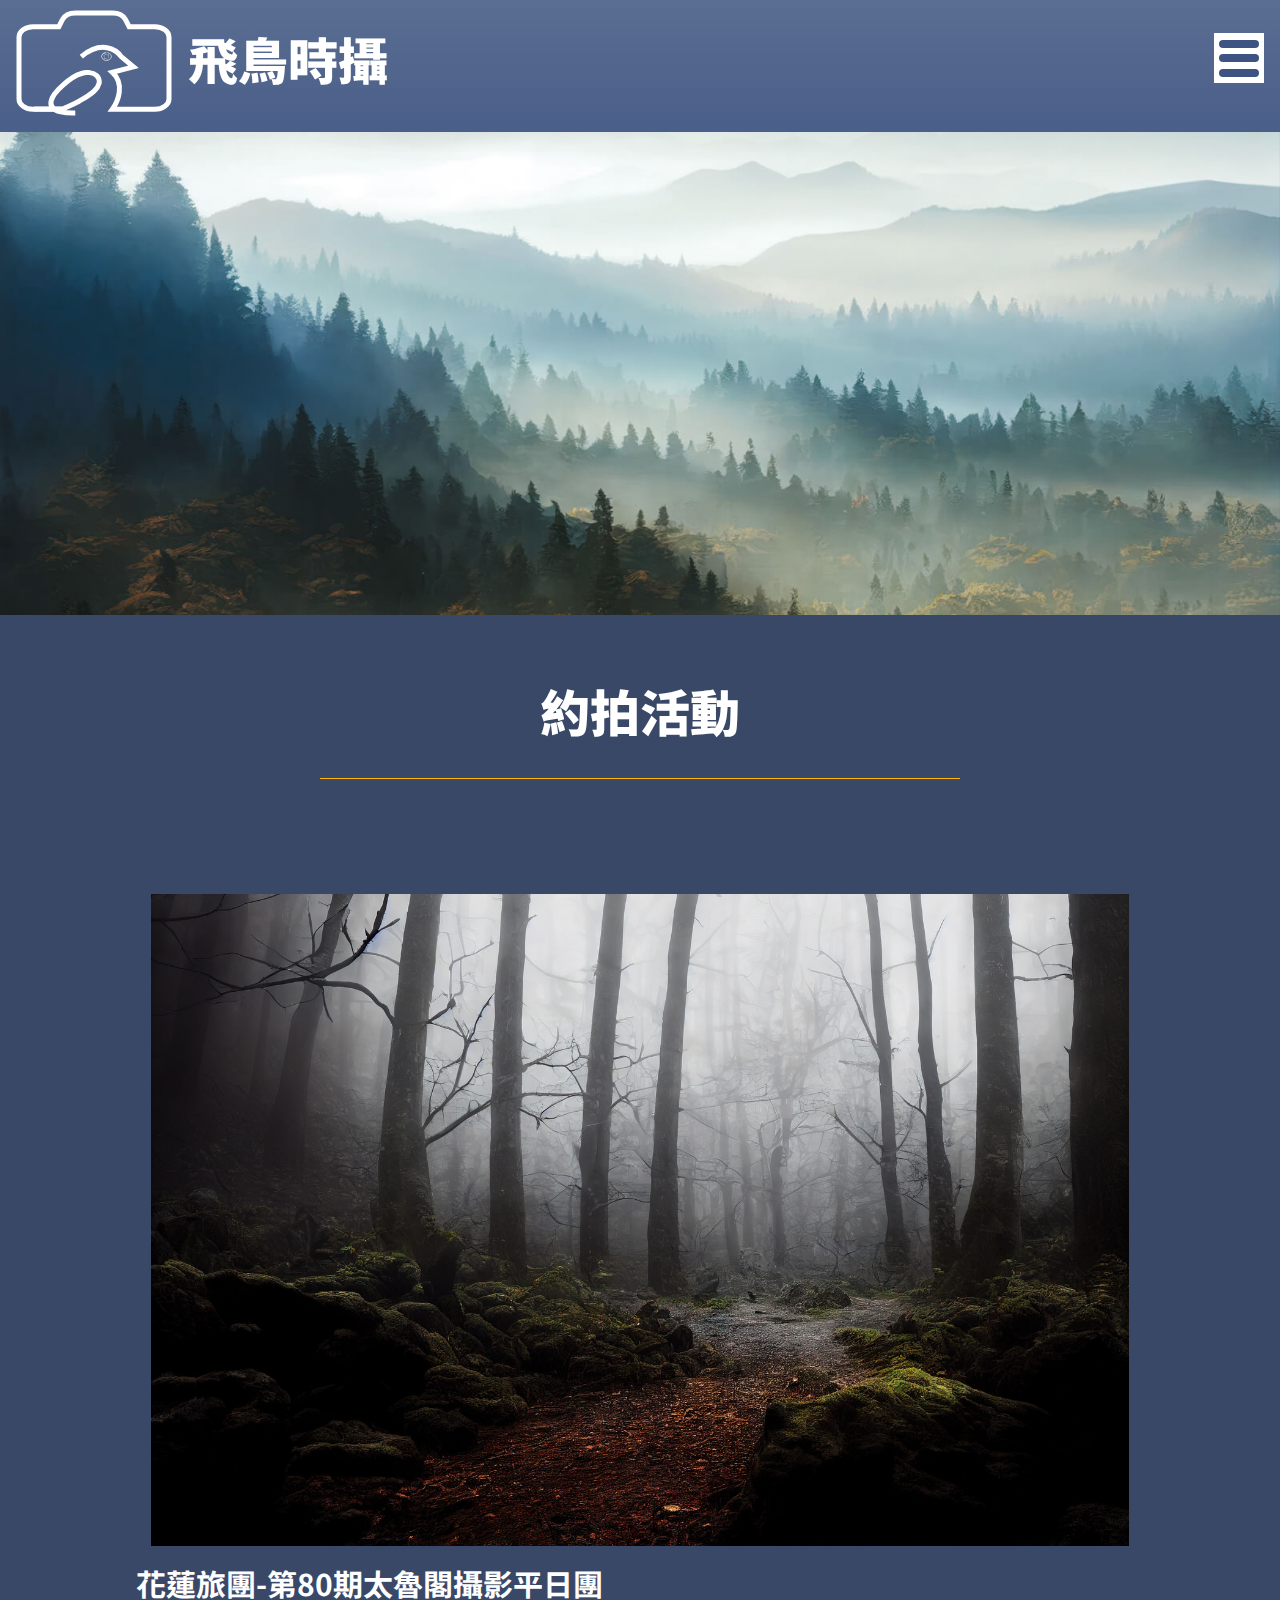
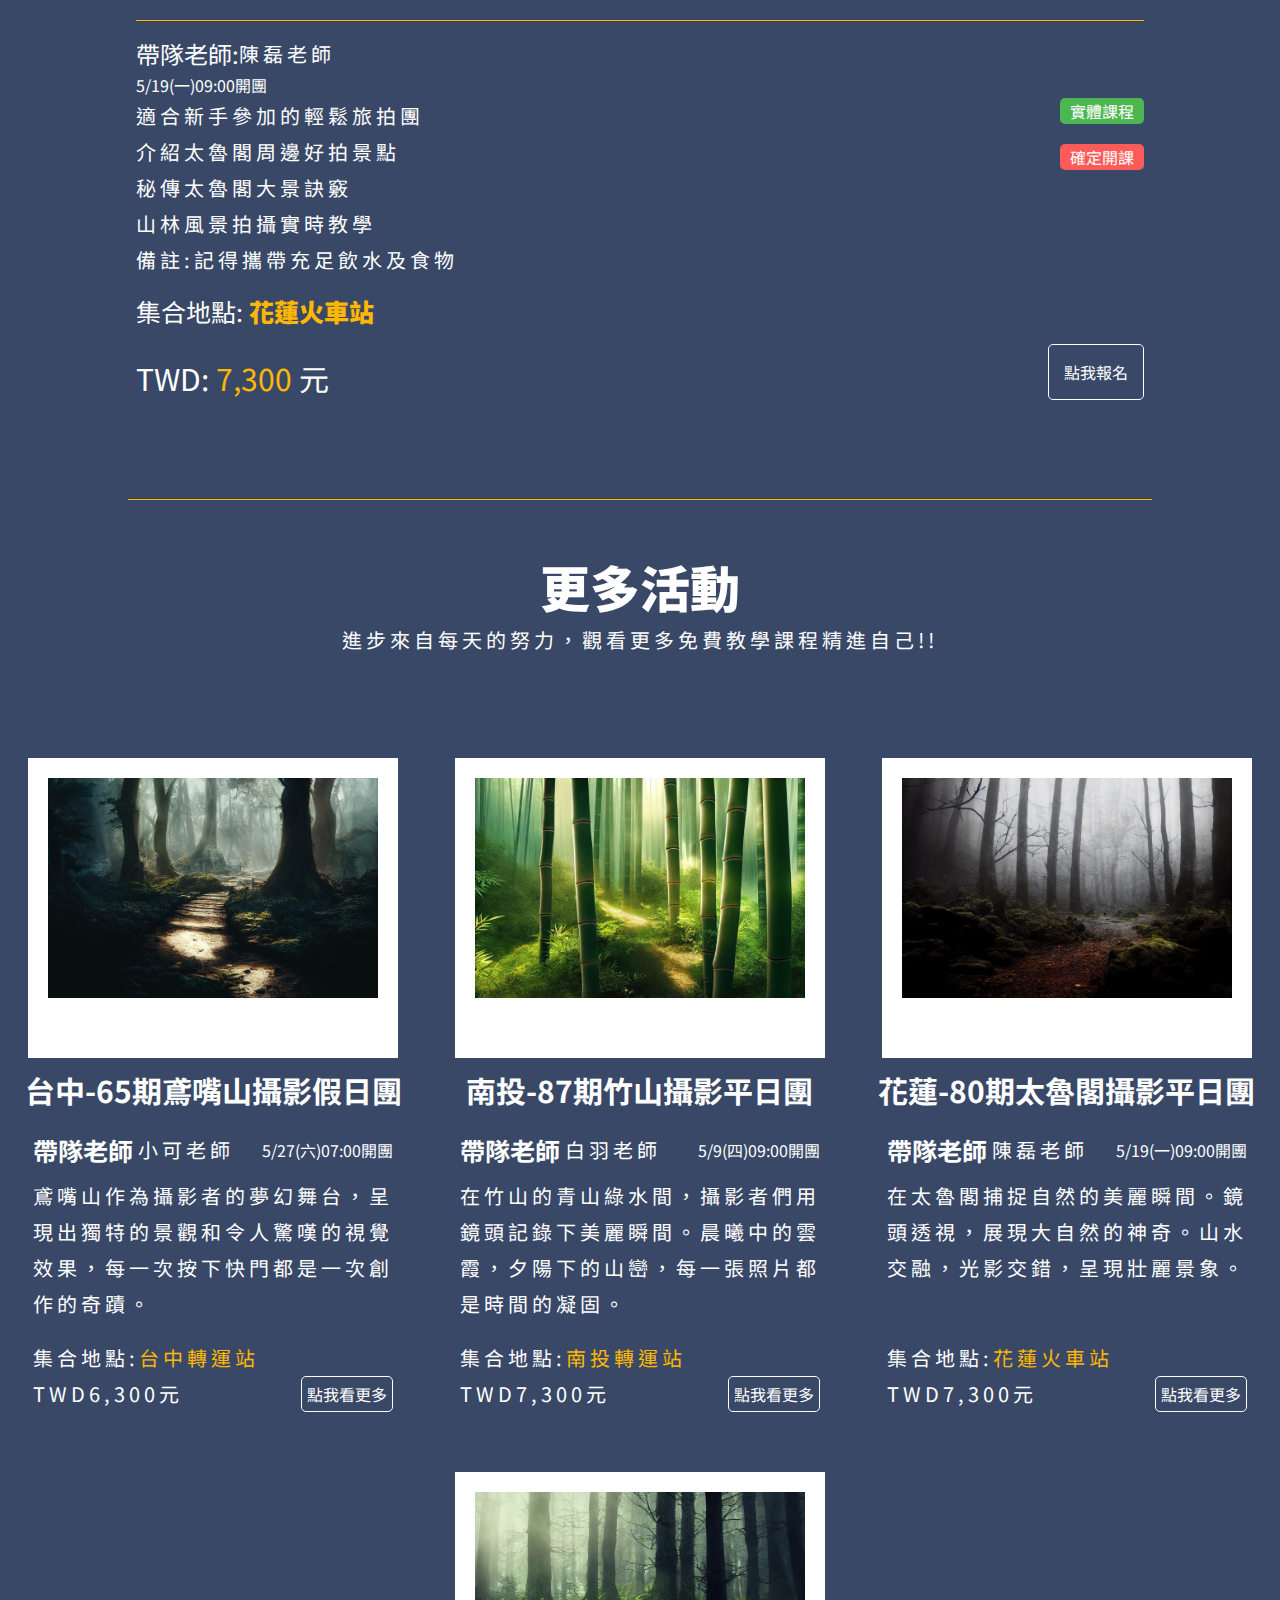
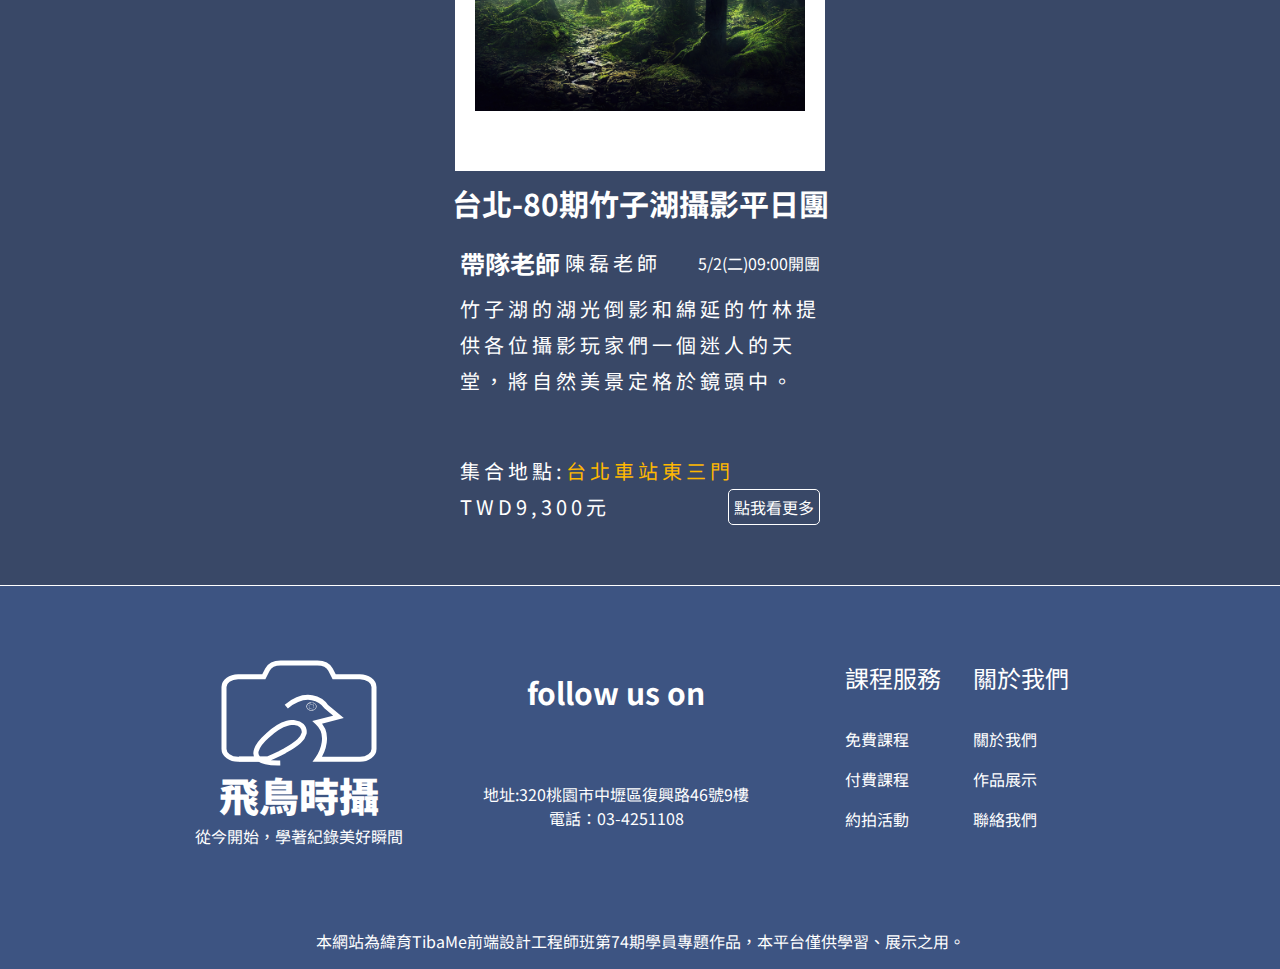
<file: active four.html>
<!DOCTYPE html>
<html lang="zh-Hant"> 
	<head>
		<meta charset="UTF-8" />
		<meta name="viewport" content="width=device-width, initial-scale=1.0" />
		<title>約拍活動</title>
		<link
			rel="stylesheet"
			href="https://cdnjs.cloudflare.com/ajax/libs/font-awesome/6.4.0/css/all.min.css"
			integrity="sha512-iecdLmaskl7CVkqkXNQ/ZH/XLlvWZOJyj7Yy7tcenmpD1ypASozpmT/E0iPtmFIB46ZmdtAc9eNBvH0H/ZpiBw=="
			crossorigin="anonymous"
			referrerpolicy="no-referrer"
		/>
		<link rel="preconnect" href="https://fonts.googleapis.com" />
		<link rel="preconnect" href="https://fonts.gstatic.com" crossorigin />
		<link href="https://fonts.googleapis.com/css2?family=Noto+Sans+TC:wght@400;700&display=swap" rel="stylesheet" />
		<!-- 貓頭鷹 -->
		<link rel="stylesheet" href="./js/OwlCarousel/dist/assets/owl.carousel.min.css" />
		<link rel="stylesheet" href="/js/OwlCarousel/dist/assets/owl.theme.default.min.css" />
		<!-- self -->
		<link rel="stylesheet" href="./css/all.css" />
		<link rel="stylesheet" href="./css/active_body.css" />
	</head>
	<script src="https://cdnjs.cloudflare.com/ajax/libs/jquery/3.7.0/jquery.min.js"></script>
	<script src="./js/OwlCarousel/dist/owl.carousel.min.js"></script>
	<script src="./js/active.js"></script>
	<body>
		<input type="checkbox" id="menu_switch" />
		<header class="header">
			<div class="logo">
				<img src="./personal_project_picture/logo/Component 3.svg" />
			</div>
			<div class="logo_name">
				<h2><a href="./index.html">飛鳥時攝</a></h2>
			</div>
			<label for="menu_switch" class="hamburger">
				<span></span>
				<span></span>
				<span></span>
			</label>
			<nav class="main_nav">
				<a href="./index.html" class="header_word">
					<span>首頁</span>
					<span>home page</span>
				</a>
				<a href="./about_us.html" class="header_word">
					<span>關於我們</span>
					<span> about us</span>
				</a>
				<a href="./class_introduce.html" class="header_word">
					<span>課程簡介</span>
					<span>class introduce</span>
				</a>
				<a href="./active.html" class="header_word">
					<span>約拍活動</span>
					<span>active</span>
				</a>
				<a href="./work.html" class="header_word">
					<span>作品展示</span>
					<span>art work</span>
				</a>
				<a href="./contact_us.html" class="header_word">
					<span>聯絡我們</span>
					<span>contact</span>
				</a>
			</nav>
		</header>
		<div class="page_body">
			<div class="big_img_block owl-carousel">
				<img src="./personal_project_picture/bigpic/bic_pic_active.jpg" alt="" />
				<img src="./personal_project_picture/bigpic/big_pic_abouts.jpg" alt="" />
				<img src="./personal_project_picture/bigpic/big_pic_paypage.jpg" alt="" />
				<img src="./personal_project_picture/bigpic/big_pic_artilce.png" alt="" />
				<img src="./personal_project_picture/bigpic/big_pic_free.jpg" alt="" />
				<img src="./personal_project_picture/bigpic/big_pic_payclass.jpg" alt="" />
				<img src="./personal_project_picture/bigpic/big_pic_contact.jpg" alt="" />
			</div>
			<div class="title_block">
				<h2>約拍活動</h2>
			</div>
			<div class="active_block_one">
				<div class="active_block_img_one">
					<img src="./personal_project_picture/activite/active_big_pic_four.jpg" id="large" />
				</div>
				<div class="active_block_word_one">
					<div class="pay_class_word_block">
						<div class="pay_class_word_title">
							<h4>花蓮旅團-第80期太魯閣攝影平日團</h4>
						</div>
						<div class="teacher_name">
							<span>帶隊老師:</span>
							<p>陳磊老師</p>
						</div>
						<div class="class_date">
							<span>5/19(一)09:00開團</span>
						</div>
						<div class="class_word">
							<p>
								適合新手參加的輕鬆旅拍團<br />
								介紹太魯閣周邊好拍景點<br />
								秘傳太魯閣大景訣竅<br />
								山林風景拍攝實時教學<br />
								備註:記得攜帶充足飲水及食物<br />
							</p>
							<div class="place">
								集合地點:
								<span> 花蓮火車站 </span>
							</div>
							<div class="card_stick">
								<div class="card_stick_sure">
									<span>確定開課</span>
								</div>
								<div class="card_stick_real">
									<span>實體課程</span>
								</div>
							</div>
						</div>
						<div class="price_signup">
							<div class="price">
								<span>TWD:</span>
								7,300
								<span>元</span>
							</div>
							<a href="./pay_page.html">
								<span class="signup">點我報名</span>
							</a>
						</div>
					</div>
				</div>
			</div>
			<div class="dividing_line"></div>
			<div class="more_active">
				<h2>更多活動</h2>
				<p>進步來自每天的努力，觀看更多免費教學課程精進自己!!</p>
			</div>
			<div class="center_block">
				<div class="travel_card">
					<div class="travel_img">
						<div class="travel_img_inner">
							<img src="./personal_project_picture/activite/active_big_pic_two.jpg" id="small" alt="" />
						</div>
					</div>
					<div class="travel_word">
						<h4>台中-65期鳶嘴山攝影假日團</h4>
						<div class="travel_word_inf">
							<div class="travel_word_title">
								<div class="travel_word_teacher">
									<h5>帶隊老師</h5>
									<p>小可老師</p>
								</div>
								<span>5/27(六)07:00開團</span>
							</div>
							<div class="travel_word_center">
								<p>鳶嘴山作為攝影者的夢幻舞台，呈現出獨特的景觀和令人驚嘆的視覺效果，每一次按下快門都是一次創作的奇蹟。</p>
							</div>
							<div class="travel_word_place">
								<p>集合地點:<span>台中轉運站</span></p>
							</div>
							<div class="travel_word_price">
								<p>TWD<span>6,300</span>元</p>
								<a href="./active_two.html">點我看更多</a>
							</div>
						</div>
					</div>
				</div>
				<div class="travel_card">
					<div class="travel_img">
						<div class="travel_img_inner">
							<img src="./personal_project_picture/activite/active_big_pic_three.jpg" id="small" alt="" />
						</div>
					</div>
					<div class="travel_word">
						<h4>南投-87期竹山攝影平日團</h4>
						<div class="travel_word_inf">
							<div class="travel_word_title">
								<div class="travel_word_teacher">
									<h5>帶隊老師</h5>
									<p>白羽老師</p>
								</div>
								<span>5/9(四)09:00開團</span>
							</div>
							<div class="travel_word_center">
								<p>在竹山的青山綠水間，攝影者們用鏡頭記錄下美麗瞬間。晨曦中的雲霞，夕陽下的山巒，每一張照片都是時間的凝固。</p>
							</div>
							<div class="travel_word_place">
								<p>集合地點:<span>南投轉運站</span></p>
							</div>
							<div class="travel_word_price">
								<p>TWD<span>7,300</span>元</p>
								<a href="./active three.html">點我看更多</a>
							</div>
						</div>
					</div>
				</div>
				<div class="travel_card">
					<div class="travel_img">
						<div class="travel_img_inner">
							<img src="./personal_project_picture/activite/active_big_pic_four.jpg" id="small" alt="" />
						</div>
					</div>
					<div class="travel_word">
						<h4>花蓮-80期太魯閣攝影平日團</h4>
						<div class="travel_word_inf">
							<div class="travel_word_title">
								<div class="travel_word_teacher">
									<h5>帶隊老師</h5>
									<p>陳磊老師</p>
								</div>
								<span>5/19(一)09:00開團</span>
							</div>
							<div class="travel_word_center">
								<p>在太魯閣捕捉自然的美麗瞬間。鏡頭透視，展現大自然的神奇。山水交融，光影交錯，呈現壯麗景象。</p>
							</div>
							<div class="travel_word_place">
								<p>集合地點:<span>花蓮火車站</span></p>
							</div>
							<div class="travel_word_price">
								<p>TWD<span>7,300</span>元</p>
								<a href="./active four.html">點我看更多</a>
							</div>
						</div>
					</div>
				</div>
				<div class="travel_card">
					<div class="travel_img">
						<div class="travel_img_inner">
							<img src="./personal_project_picture/activite/active_big_pic_one.jpg" id="small" alt="" />
						</div>
					</div>
					<div class="travel_word">
						<h4>台北-80期竹子湖攝影平日團</h4>
						<div class="travel_word_inf">
							<div class="travel_word_title">
								<div class="travel_word_teacher">
									<h5>帶隊老師</h5>
									<p>陳磊老師</p>
								</div>

								<span>5/2(二)09:00開團</span>
							</div>
							<div class="travel_word_center">
								<p>竹子湖的湖光倒影和綿延的竹林提供各位攝影玩家們一個迷人的天堂，將自然美景定格於鏡頭中。</p>
							</div>
							<div class="travel_word_place">
								<p>集合地點:<span>台北車站東三門</span></p>
							</div>
							<div class="travel_word_price">
								<p>TWD<span>9,300</span>元</p>
								<a href="./active.html">點我看更多</a>
							</div>
						</div>
					</div>
				</div>
			</div>
		</div>
		<footer class="footer">
			<div class="footer_container">
				<div class="footer_logo">
					<div class="footer_logo_img">
						<img src="./personal_project_picture/logo/Component 3.svg" />
					</div>
					<div class="logo_name">
						<h3><a href="./index.html">飛鳥時攝</a></h3>
						<span>從今開始，學著紀錄美好瞬間</span>
					</div>
				</div>
				<div class="footer_icon">
					<h4>follow us on</h4>
					<div class="footer_icon_block">
						<a href="#"><i class="fa-brands fa-square-twitter"></i></a>
						<a href="#"><i class="fa-brands fa-square-facebook"></i></a>
						<a href="#"><i class="fa-brands fa-square-instagram"></i></a>
					</div>
					<div class="address">
						<span>地址:320桃園市中壢區復興路46號9樓</span>
						<span>電話：03-4251108</span>
					</div>
				</div>
				<div class="content_block_one">
					<span>課程服務</span>
					<a href="./freeclass.html">免費課程</a>
					<a href="./pay_class.html">付費課程</a>
					<a href="./active.html">約拍活動</a>
				</div>
				<div class="content_block_two">
					<span>關於我們</span>
					<a href="./about_us.html">關於我們</a>
					<a href="./work.html">作品展示</a>
					<a href="./contact_us.html">聯絡我們</a>
				</div>
			</div>
			<div class="tibame">
				<span>本網站為緯育TibaMe前端設計工程師班第74期學員專題作品，本平台僅供學習、展示之用。</span>
			</div>
		</footer>
	</body>
</html>
</file>
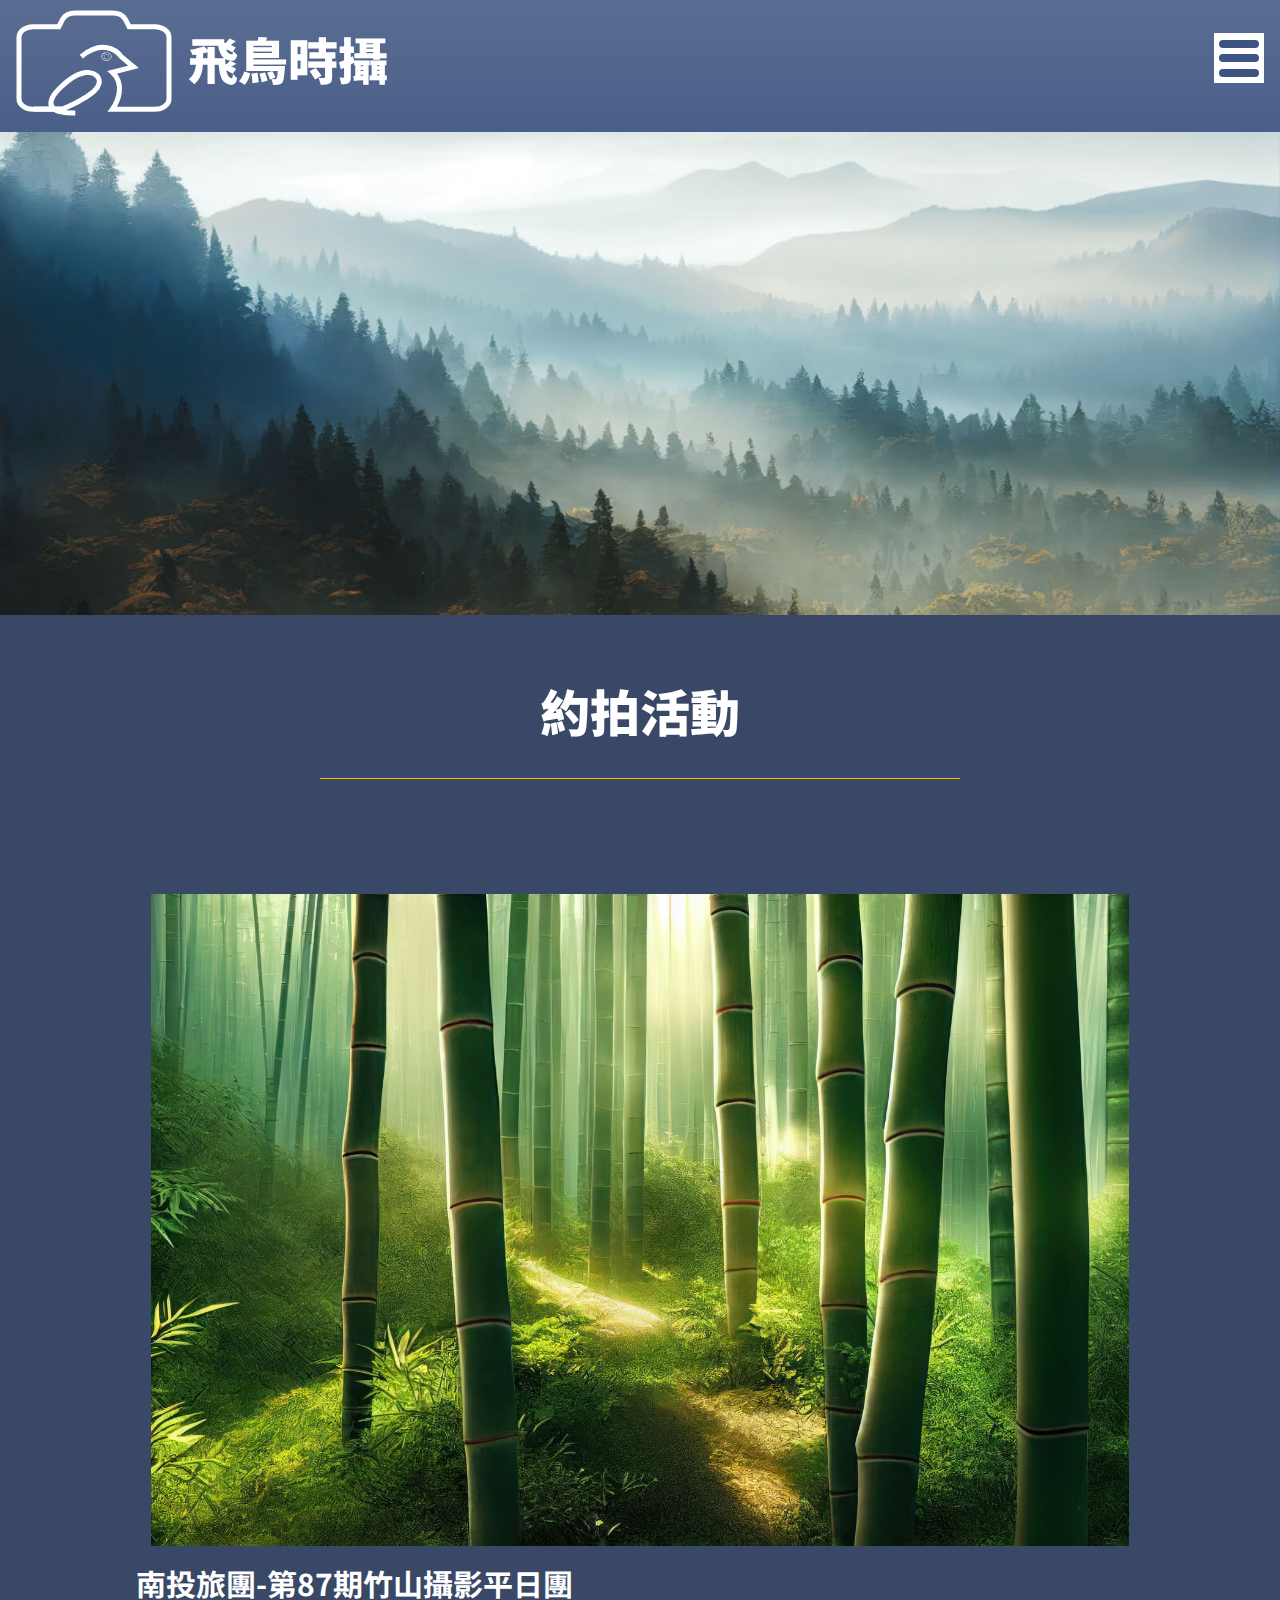
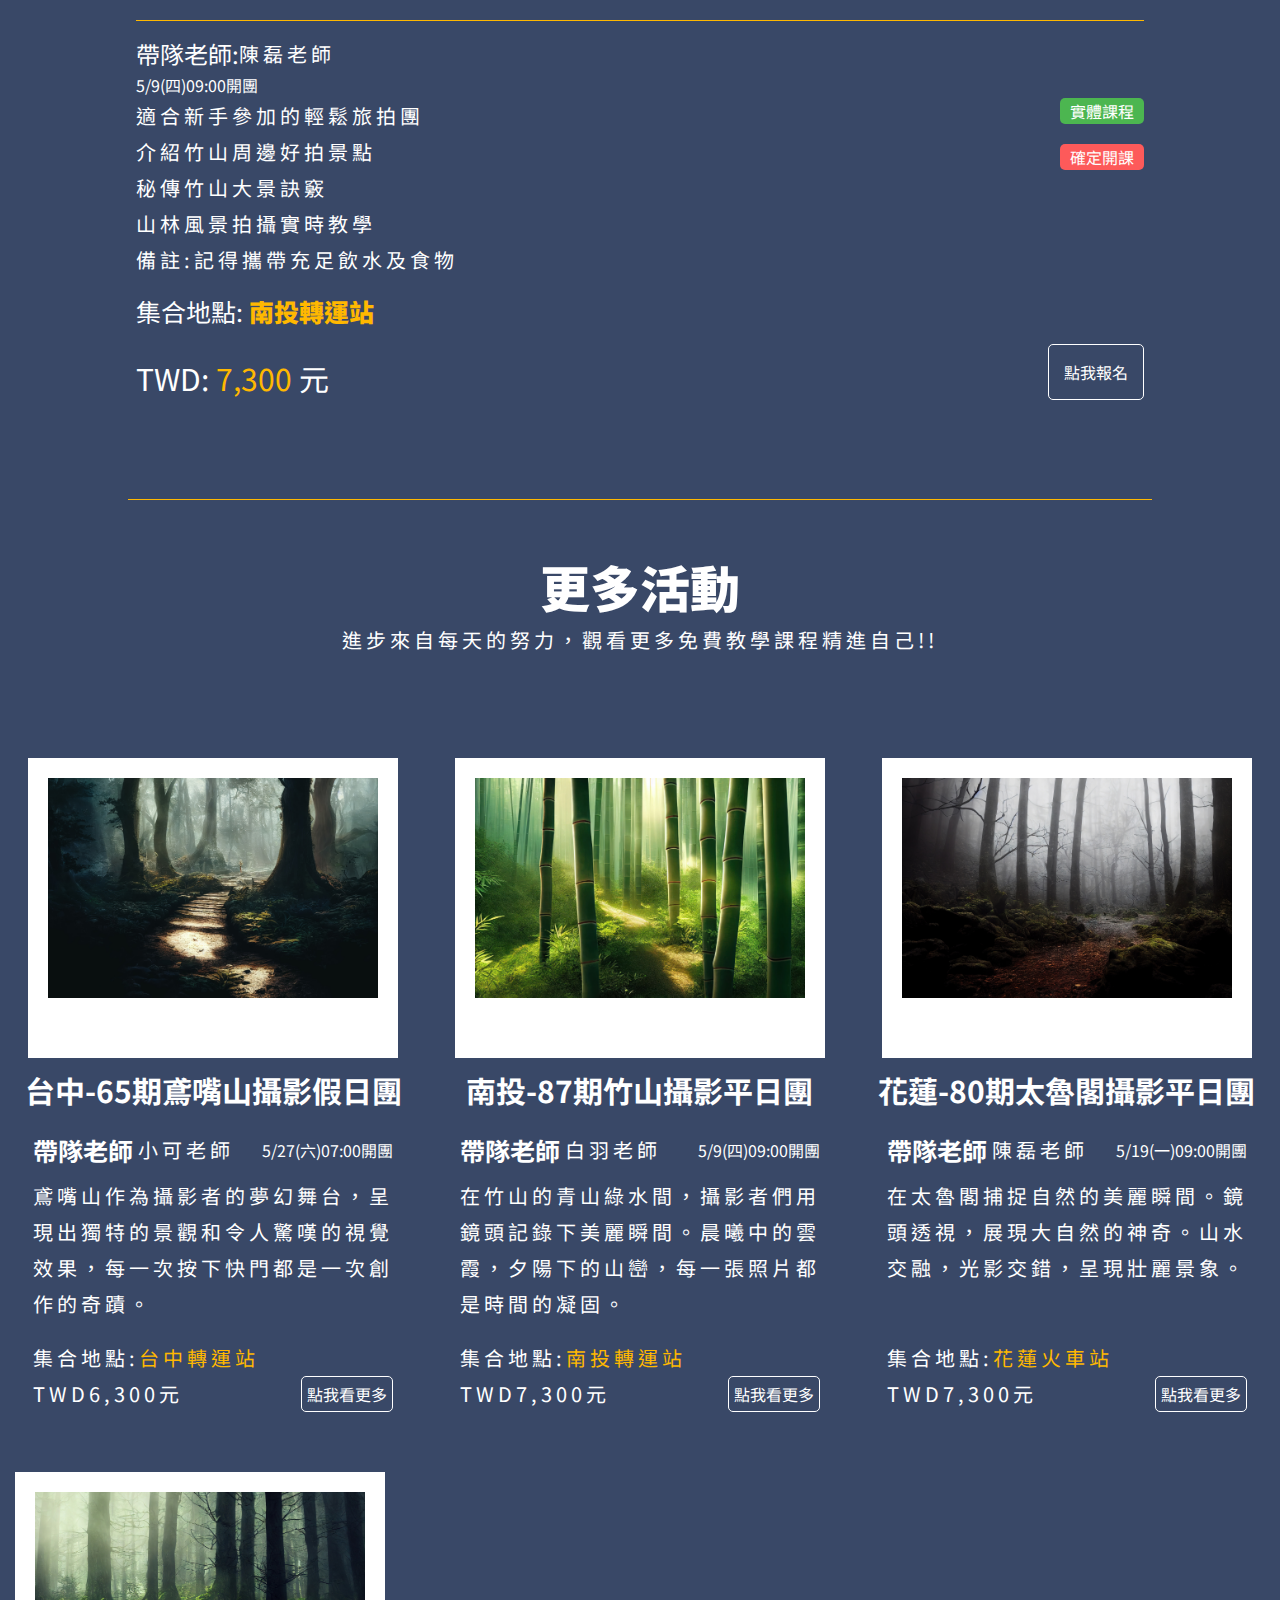
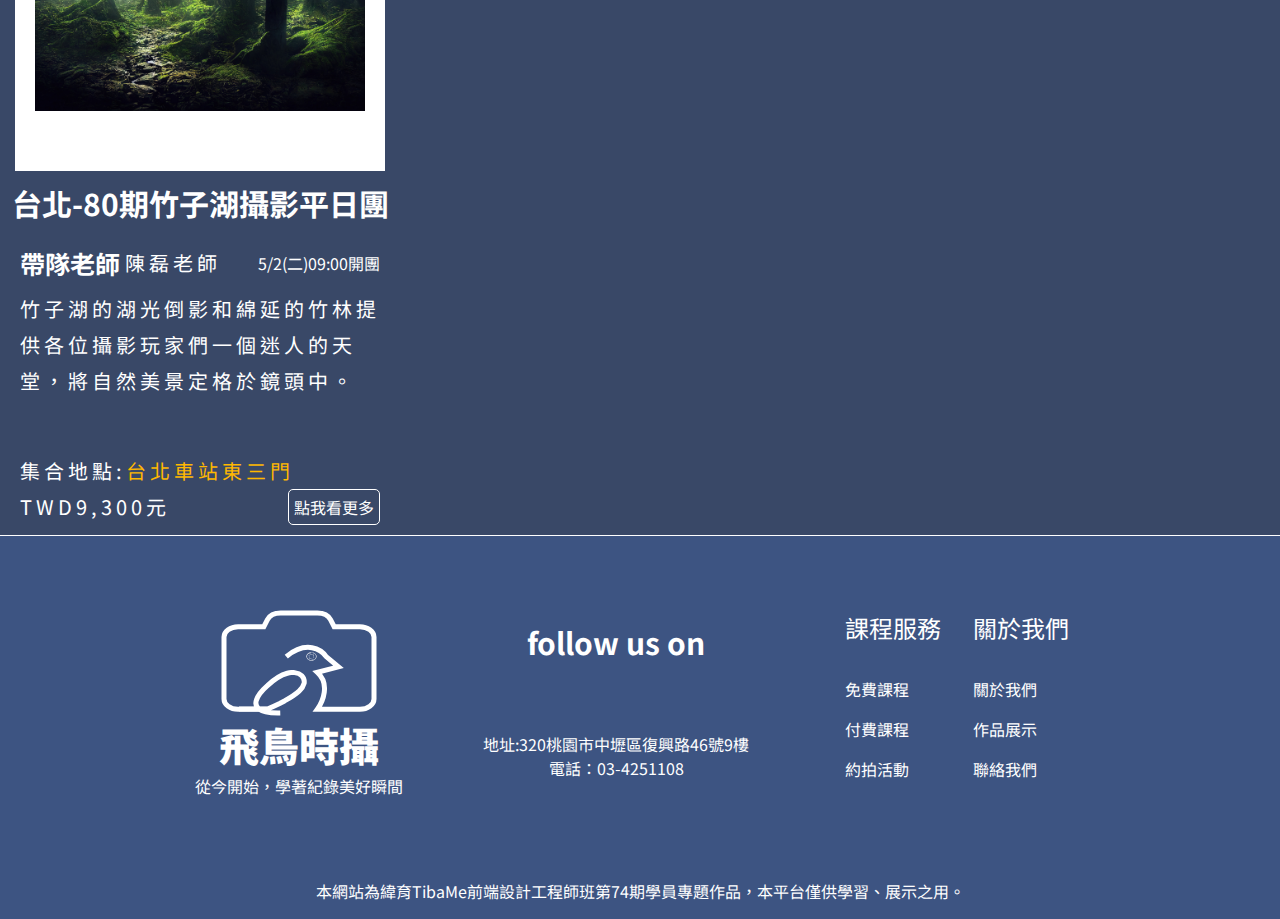
<file: active three.html>
<!DOCTYPE html>
<html lang="zh-Hant"> 
<head>
    <meta charset="UTF-8">
    <meta name="viewport" content="width=device-width, initial-scale=1.0">
    <title>約拍活動</title>
    <link rel="stylesheet" href="https://cdnjs.cloudflare.com/ajax/libs/font-awesome/6.4.0/css/all.min.css"
        integrity="sha512-iecdLmaskl7CVkqkXNQ/ZH/XLlvWZOJyj7Yy7tcenmpD1ypASozpmT/E0iPtmFIB46ZmdtAc9eNBvH0H/ZpiBw=="
        crossorigin="anonymous" referrerpolicy="no-referrer" />
    <link rel="preconnect" href="https://fonts.googleapis.com">
    <link rel="preconnect" href="https://fonts.gstatic.com" crossorigin>
    <link href="https://fonts.googleapis.com/css2?family=Noto+Sans+TC:wght@400;700&display=swap" rel="stylesheet">
    <!-- 貓頭鷹 -->
    <link rel="stylesheet" href="./js/OwlCarousel/dist/assets/owl.carousel.min.css">
    <link rel="stylesheet" href="/js/OwlCarousel/dist/assets/owl.theme.default.min.css">
    <!-- self -->
    <link rel="stylesheet" href="./css/all.css">
    <link rel="stylesheet" href="./css/active_body.css">
</head>
<script src="https://cdnjs.cloudflare.com/ajax/libs/jquery/3.7.0/jquery.min.js"></script>
<script src="./js/OwlCarousel/dist/owl.carousel.min.js"></script>
<script src="./js/active.js"></script>
<body>
    <input type="checkbox" id="menu_switch">
    <header class="header">
        <div class="logo">
            <img src="./personal_project_picture/logo/Component 3.svg">
        </div>
        <div class="logo_name">
            <h2><a href="./index.html">飛鳥時攝</a></h2>
        </div>
        <label for="menu_switch" class="hamburger">
            <span></span>
            <span></span>
            <span></span>
        </label>
        <nav class="main_nav">
            <a href="./index.html" class="header_word">
                <span>首頁</span>
                <span>home page</span>
            </a>
            <a href="./about_us.html" class="header_word">
                <span>關於我們</span>
                <span> about us</span>
            </a>
            <a href="./class_introduce.html" class="header_word">
                <span>課程簡介</span>
                <span>class introduce</span>
            </a>
            <a href="./active.html" class="header_word">
                <span>約拍活動</span>
                <span>active</span>
            </a>
            <a href="./work.html" class="header_word">
                <span>作品展示</span>
                <span>art work</span>
            </a>
            <a href="./contact_us.html" class="header_word">
                <span>聯絡我們</span>
                <span>contact</span>
            </a>
        </nav>
    </header>
    <div class="page_body">
        <div class="big_img_block owl-carousel">
            <img src="./personal_project_picture/bigpic/bic_pic_active.jpg" alt="">
            <img src="./personal_project_picture/bigpic/big_pic_abouts.jpg" alt="">
            <img src="./personal_project_picture/bigpic/big_pic_paypage.jpg" alt="">
            <img src="./personal_project_picture/bigpic/big_pic_artilce.png" alt="">
            <img src="./personal_project_picture/bigpic/big_pic_free.jpg" alt="">
            <img src="./personal_project_picture/bigpic/big_pic_payclass.jpg" alt="">
            <img src="./personal_project_picture/bigpic/big_pic_contact.jpg" alt="">
        </div>
        <div class="title_block">
            <h2>約拍活動</h2>
        </div>
        <div class="active_block_one">
            <div class="active_block_img_one">
                <img src="./personal_project_picture/activite/active_big_pic_three.jpg" id="large">
            </div>
            <div class="active_block_word_one">
                <div class="pay_class_word_block">
                    <div class="pay_class_word_title">
                        <h4>南投旅團-第87期竹山攝影平日團</h4>
                    </div>
                    <div class="teacher_name">
                        <span>帶隊老師:</span>
                        <p>陳磊老師</p>
                    </div>
                    <div class="class_date">
                        <span>5/9(四)09:00開團</span>
                    </div>
                    <div class="class_word">
                        <p>
                            適合新手參加的輕鬆旅拍團<br>
                            介紹竹山周邊好拍景點<br>
                            秘傳竹山大景訣竅<br>
                            山林風景拍攝實時教學<br>
                            備註:記得攜帶充足飲水及食物<br>
                        </p>
                        <div class="place">
                            集合地點:
                            <span>
                                南投轉運站
                            </span>
                        </div>
                        <div class="card_stick">
                            <div class="card_stick_sure">
                                <span>確定開課</span>
                            </div>
                            <div class="card_stick_real">
                                <span>實體課程</span>
                            </div>
                        </div>
                    </div>
                    <div class="price_signup">
                        <div class="price">
                            <span>TWD:</span>
                            7,300
                            <span>元</span>
                        </div>
                        <a href="./pay_page.html">
                            <span class="signup">點我報名</span>
                        </a>
                    </div>
                </div>
            </div>
        </div>
        <div class="dividing_line">
        </div>
        <div class="more_active">
            <h2>更多活動</h2>
            <p>進步來自每天的努力，觀看更多免費教學課程精進自己!!</p>
        </div>
        <div class="center_block">
            <div class="travel_card">
                <div class="travel_img">
                    <div class="travel_img_inner">
                        <img src="./personal_project_picture/activite/active_big_pic_two.jpg" id="small" alt="">
                    </div>
                </div>
                <div class="travel_word">
                    <h4>台中-65期鳶嘴山攝影假日團</h4>
                    <div class="travel_word_inf">
                        <div class="travel_word_title">
                            <div class="travel_word_teacher">
                                <h5>帶隊老師</h5>
                                <p>小可老師</p>
                            </div>
                            <span>5/27(六)07:00開團</span>
                        </div>
                        <div class="travel_word_center">
                            <p>鳶嘴山作為攝影者的夢幻舞台，呈現出獨特的景觀和令人驚嘆的視覺效果，每一次按下快門都是一次創作的奇蹟。</p>
                        </div>
                        <div class="travel_word_place">
                            <p>集合地點:<span>台中轉運站</span></p>
                        </div>
                        <div class="travel_word_price">
                            <p>TWD<span>6,300</span>元</p>
                            <a href="./active_two.html">點我看更多</a>
                        </div>
                    </div>

                </div>
            </div>
            <div class="travel_card">
                <div class="travel_img">
                    <div class="travel_img_inner">
                        <img src="./personal_project_picture/activite/active_big_pic_three.jpg" id="small" alt="">
                    </div>
                </div>
                <div class="travel_word">
                    <h4>南投-87期竹山攝影平日團</h4>
                    <div class="travel_word_inf">
                        <div class="travel_word_title">
                            <div class="travel_word_teacher">
                                <h5>帶隊老師</h5>
                                <p>白羽老師</p>
                            </div>
                            <span>5/9(四)09:00開團</span>
                        </div>
                        <div class="travel_word_center">
                            <p>在竹山的青山綠水間，攝影者們用鏡頭記錄下美麗瞬間。晨曦中的雲霞，夕陽下的山巒，每一張照片都是時間的凝固。</p>
                        </div>
                        <div class="travel_word_place">
                            <p>集合地點:<span>南投轉運站</span></p>
                        </div>
                        <div class="travel_word_price">
                            <p>TWD<span>7,300</span>元</p>
                            <a href="./active three.html">點我看更多</a>
                        </div>
                    </div>
                </div>
            </div>
            <div class="travel_card">
                <div class="travel_img">
                    <div class="travel_img_inner">
                        <img src="./personal_project_picture/activite/active_big_pic_four.jpg" id="small" alt="">
                    </div>
                </div>
                <div class="travel_word">
                    <h4>花蓮-80期太魯閣攝影平日團</h4>
                    <div class="travel_word_inf">
                        <div class="travel_word_title">
                            <div class="travel_word_teacher">
                                <h5>帶隊老師</h5>
                                <p>陳磊老師</p>
                            </div>
                            <span>5/19(一)09:00開團</span>
                        </div>
                        <div class="travel_word_center">
                            <p>在太魯閣捕捉自然的美麗瞬間。鏡頭透視，展現大自然的神奇。山水交融，光影交錯，呈現壯麗景象。</p>
                        </div>
                        <div class="travel_word_place">
                            <p>集合地點:<span>花蓮火車站</span></p>
                        </div>
                        <div class="travel_word_price">
                            <p>TWD<span>7,300</span>元</p>
                            <a href="./active four.html">點我看更多</a>
                        </div>
                    </div>
                </div>
            </div>
        </div>
    </div>
    <div class="travel_card">
        <div class="travel_img">
            <div class="travel_img_inner">
                <img src="./personal_project_picture/activite/active_big_pic_one.jpg" id="small" alt="">
            </div>
        </div>
        <div class="travel_word">
            <h4>台北-80期竹子湖攝影平日團</h4>
            <div class="travel_word_inf">
                <div class="travel_word_title">
                    <div class="travel_word_teacher">
                        <h5>帶隊老師</h5>
                        <p>陳磊老師</p>
                    </div>

                    <span>5/2(二)09:00開團</span>
                </div>
                <div class="travel_word_center">
                    <p>竹子湖的湖光倒影和綿延的竹林提供各位攝影玩家們一個迷人的天堂，將自然美景定格於鏡頭中。</p>
                </div>
                <div class="travel_word_place">
                    <p>集合地點:<span>台北車站東三門</span></p>
                </div>
                <div class="travel_word_price">
                    <p>TWD<span>9,300</span>元</p>
                    <a href="./active.html">點我看更多</a>
                </div>
            </div>
        </div>
    </div>
    </div>
    <footer class="footer">
        <div class="footer_container">
            <div class="footer_logo">
                <div class="footer_logo_img">
                    <img src="./personal_project_picture/logo/Component 3.svg">
                </div>
                <div class="logo_name">
                    <h3><a href="./index.html">飛鳥時攝</a></h3>
                    <span>從今開始，學著紀錄美好瞬間</span>
                </div>
            </div>
            <div class="footer_icon">
                <h4>follow us on</h4>
                <div class="footer_icon_block">
                    <a href="#"><i class="fa-brands fa-square-twitter"></i></a>
                    <a href="#"><i class="fa-brands fa-square-facebook"></i></a>
                    <a href="#"><i class="fa-brands fa-square-instagram"></i></a>
                </div>
                <div class="address">
                    <span>地址:320桃園市中壢區復興路46號9樓</span>
                    <span>電話：03-4251108</span>
                </div>
            </div>
            <div class="content_block_one">
                <span>課程服務</span>
                <a href="./freeclass.html">免費課程</a>
                <a href="./pay_class.html">付費課程</a>
                <a href="./active.html">約拍活動</a>
            </div>
            <div class="content_block_two">
                <span>關於我們</span>
                <a href="./about_us.html">關於我們</a>
                <a href="./work.html">作品展示</a>
                <a href="./contact_us.html">聯絡我們</a>
            </div>
        </div>
        <div class="tibame">
            <span>本網站為緯育TibaMe前端設計工程師班第74期學員專題作品，本平台僅供學習、展示之用。</span>
        </div>
    </footer>
</body>

</html>
</file>
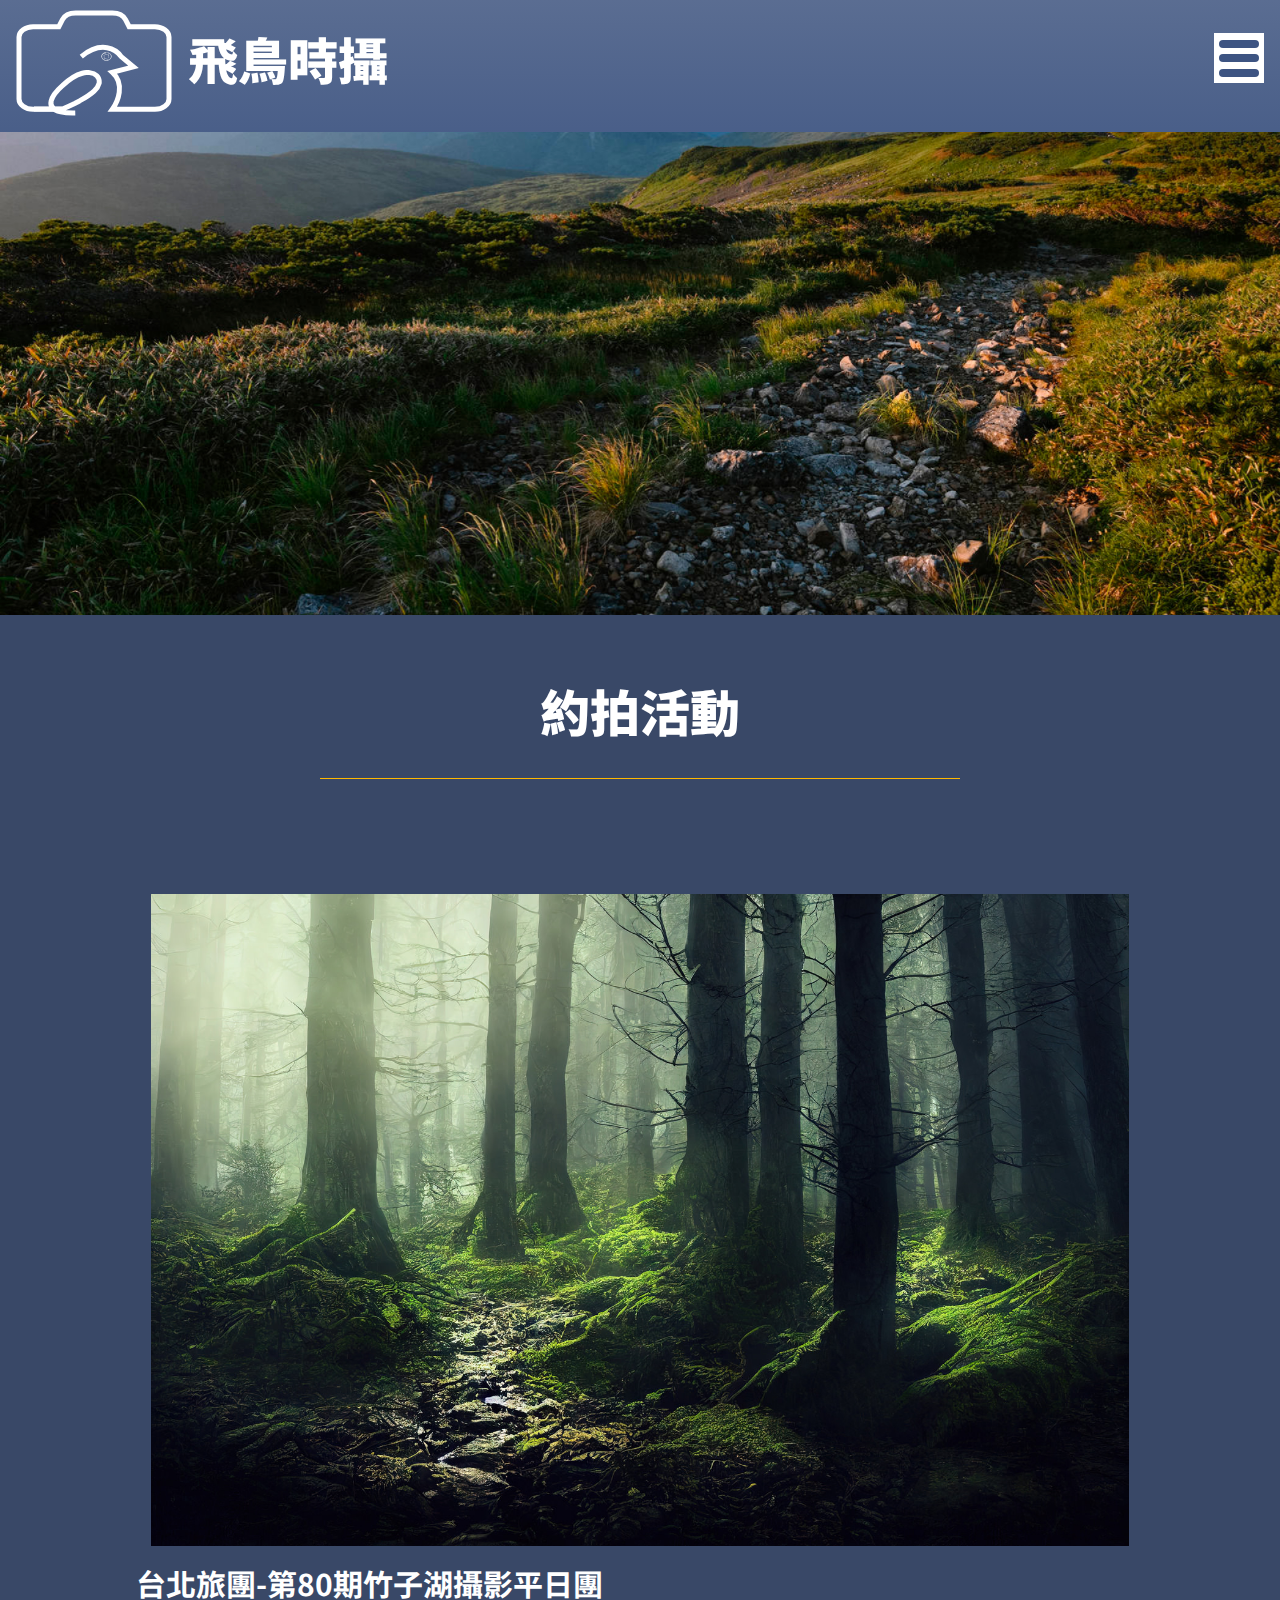
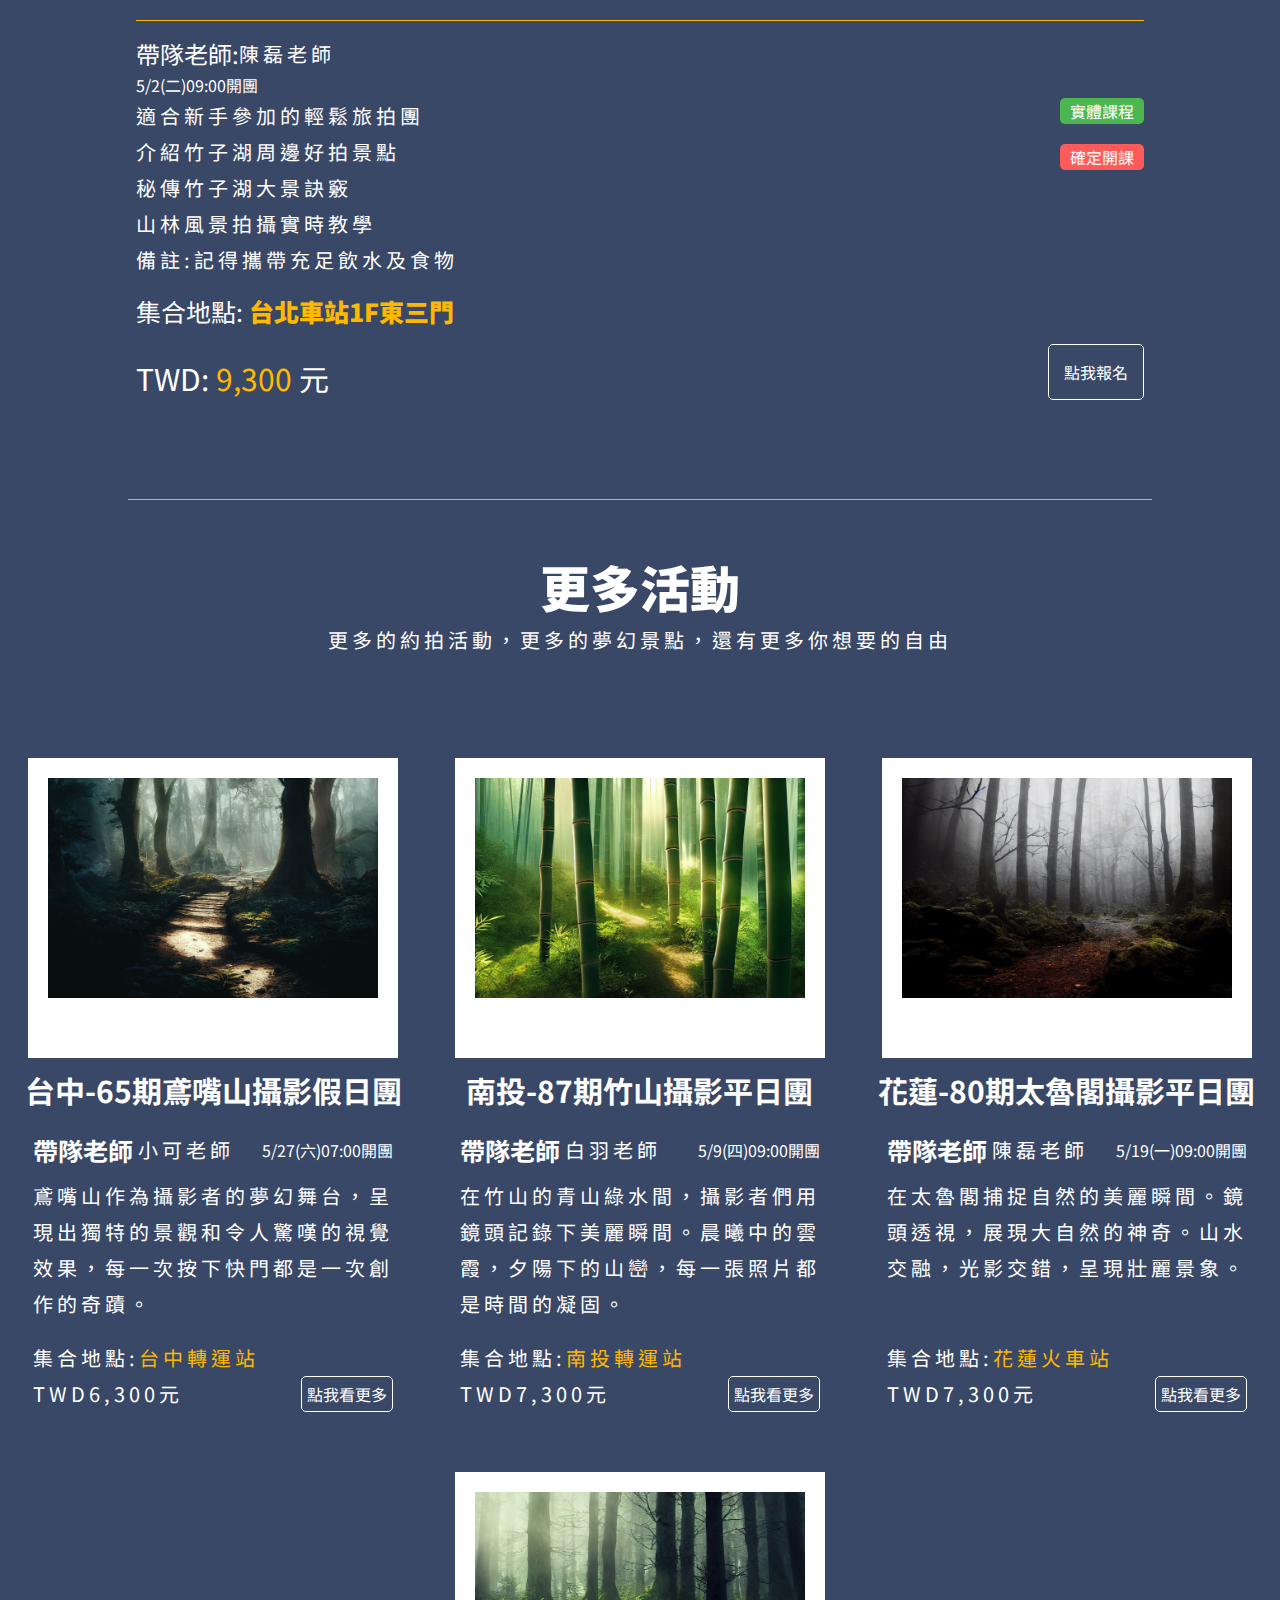
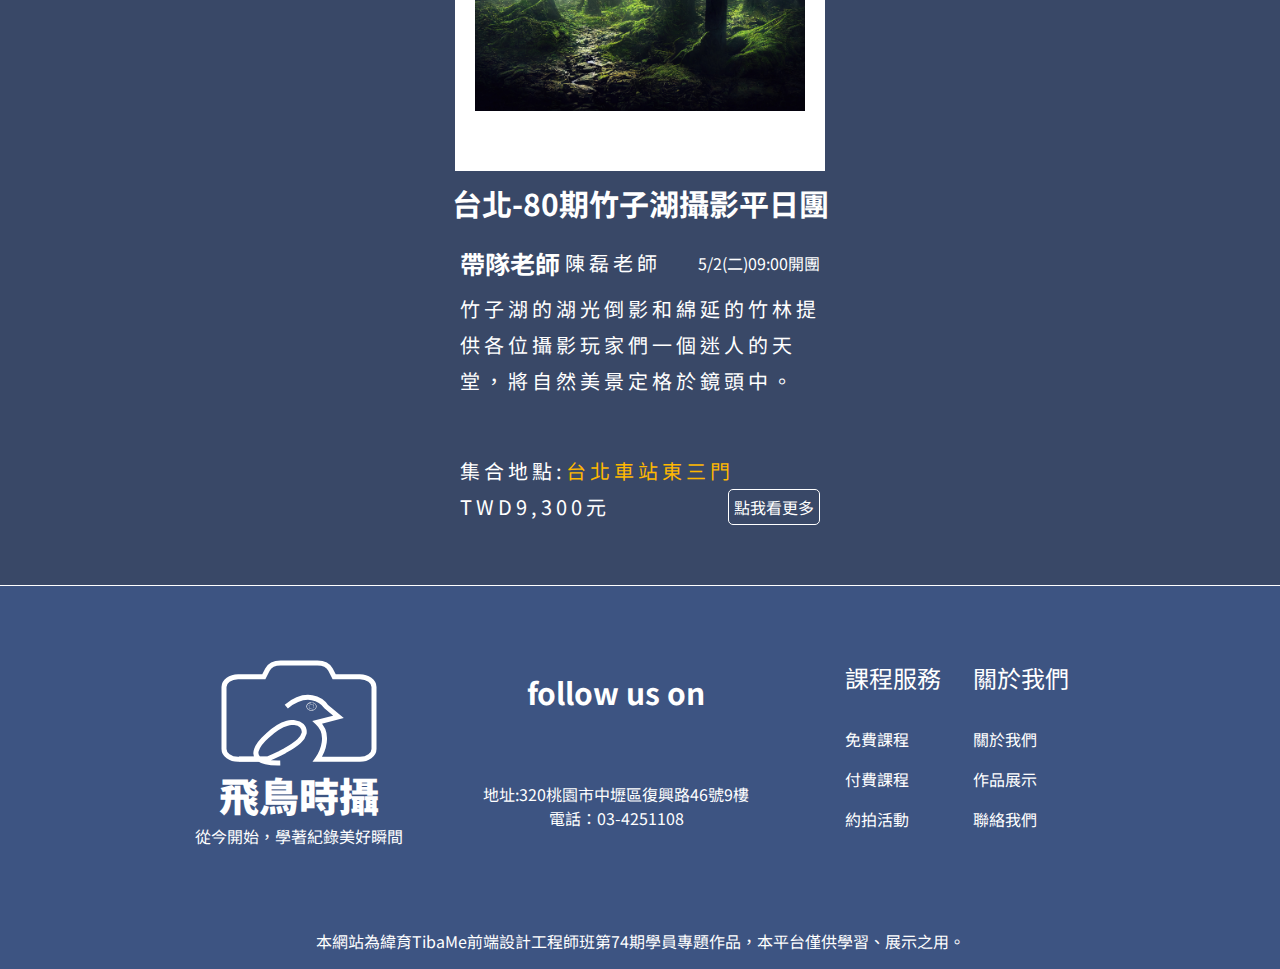
<file: active.html>
<!DOCTYPE html>
<html lang="zh-Hant"> 
<head>
    <meta charset="UTF-8">
    <meta name="viewport" content="width=device-width, initial-scale=1.0">
    <title>約拍活動</title>
    <link rel="stylesheet" href="https://cdnjs.cloudflare.com/ajax/libs/font-awesome/6.4.0/css/all.min.css"
        integrity="sha512-iecdLmaskl7CVkqkXNQ/ZH/XLlvWZOJyj7Yy7tcenmpD1ypASozpmT/E0iPtmFIB46ZmdtAc9eNBvH0H/ZpiBw=="
        crossorigin="anonymous" referrerpolicy="no-referrer" />
    <link rel="preconnect" href="https://fonts.googleapis.com">
    <link rel="preconnect" href="https://fonts.gstatic.com" crossorigin>
    <link href="https://fonts.googleapis.com/css2?family=Noto+Sans+TC:wght@400;700&display=swap" rel="stylesheet">
    <!-- 貓頭鷹 -->
    <link rel="stylesheet" href="./js/OwlCarousel/dist/assets/owl.carousel.min.css">
    <link rel="stylesheet" href="/js/OwlCarousel/dist/assets/owl.theme.default.min.css">
    <!-- self -->
    <link rel="stylesheet" href="./css/all.css">
    <link rel="stylesheet" href="./css/active_body.css">
</head>
<script src="https://cdnjs.cloudflare.com/ajax/libs/jquery/3.7.0/jquery.min.js"></script>
<script src="./js/OwlCarousel/dist/owl.carousel.min.js"></script>
<script src="./js/active.js"></script>
<body>
    <input type="checkbox" id="menu_switch">
    <header class="header">
        <div class="logo">
            <img src="./personal_project_picture/logo/Component 3.svg">
        </div>
        <div class="logo_name">
            <h2><a href="./index.html">飛鳥時攝</a></h2>
        </div>
        <label for="menu_switch" class="hamburger">
            <span></span>
            <span></span>
            <span></span>
        </label>
        <nav class="main_nav">
            <a href="./index.html" class="header_word">
                <span>首頁</span>
                <span>home page</span>
            </a>
            <a href="./about_us.html" class="header_word">
                <span>關於我們</span>
                <span> about us</span>
            </a>
            <a href="./class_introduce.html" class="header_word">
                <span>課程簡介</span>
                <span>class introduce</span>
            </a>
            <a href="./active.html" class="header_word">
                <span>約拍活動</span>
                <span>active</span>
            </a>
            <a href="./work.html" class="header_word">
                <span>作品展示</span>
                <span>art work</span>
            </a>
            <a href="./contact_us.html" class="header_word">
                <span>聯絡我們</span>
                <span>contact</span>
            </a>
        </nav>
    </header>
    <div class="page_body">
        <div class="big_img_block owl-carousel">
            <img src="./personal_project_picture/bigpic/bic_pic_active.jpg" alt="">
            <img src="./personal_project_picture/bigpic/big_pic_abouts.jpg" alt="">
            <img src="./personal_project_picture/bigpic/big_pic_paypage.jpg" alt="">
            <img src="./personal_project_picture/bigpic/big_pic_artilce.png" alt="">
            <img src="./personal_project_picture/bigpic/big_pic_free.jpg" alt="">
            <img src="./personal_project_picture/bigpic/big_pic_payclass.jpg" alt="">
            <img src="./personal_project_picture/bigpic/big_pic_contact.jpg" alt="">
        </div>
        <div class="title_block">
            <h2>約拍活動</h2>
        </div>
        <div class="active_block_one">
            <div class="active_block_img_one">
                <img src="./personal_project_picture/activite/active_big_pic_one.jpg" id="large">
            </div>
            <div class="active_block_word_one">
                <div class="pay_class_word_block">
                    <div class="pay_class_word_title">
                        <h4>台北旅團-第80期竹子湖攝影平日團</h4>
                    </div>
                    <div class="teacher_name">
                        <span>帶隊老師:</span>
                        <p>陳磊老師</p>
                    </div>
                    <div class="class_date">
                        <span>5/2(二)09:00開團</span>
                    </div>
                    <div class="class_word">
                        <p>
                            適合新手參加的輕鬆旅拍團<br>
                            介紹竹子湖周邊好拍景點<br>
                            秘傳竹子湖大景訣竅<br>
                            山林風景拍攝實時教學<br>
                            備註:記得攜帶充足飲水及食物<br>
                        </p>
                        <div class="place">
                            集合地點:
                            <span>
                                台北車站1F東三門
                            </span>
                        </div>
                        <div class="card_stick">
                            <div class="card_stick_sure">
                                <span>確定開課</span>
                            </div>
                            <div class="card_stick_real">
                                <span>實體課程</span>
                            </div>
                        </div>
                    </div>
                    <div class="price_signup">
                        <div class="price">
                            <span>TWD:</span>
                            9,300
                            <span>元</span>
                        </div>
                        <a href="./pay_page.html">
                            <span class="signup">點我報名</span>
                        </a>
                    </div>
                </div>
            </div>
        </div>
        <div class="dividing_line">
        </div>
        <div class="more_active">
            <h2>更多活動</h2>
            <p>更多的約拍活動，更多的夢幻景點，還有更多你想要的自由</p>
        </div>
        <div class="center_block">
            <div class="travel_card">
                <div class="travel_img">
                    <div class="travel_img_inner">
                        <img src="./personal_project_picture/activite/active_big_pic_two.jpg" id="small" alt="">
                    </div>
                </div>
                <div class="travel_word">
                    <h4>台中-65期鳶嘴山攝影假日團</h4>
                    <div class="travel_word_inf">
                        <div class="travel_word_title">
                            <div class="travel_word_teacher">
                                <h5>帶隊老師</h5>
                                <p>小可老師</p>
                            </div>
                            <span>5/27(六)07:00開團</span>
                        </div>
                        <div class="travel_word_center">
                            <p>鳶嘴山作為攝影者的夢幻舞台，呈現出獨特的景觀和令人驚嘆的視覺效果，每一次按下快門都是一次創作的奇蹟。</p>
                        </div>
                        <div class="travel_word_place">
                            <p>集合地點:<span>台中轉運站</span></p>
                        </div>
                        <div class="travel_word_price">
                            <p>TWD<span>6,300</span>元</p>
                            <a href="./active_two.html">點我看更多</a>
                        </div>
                    </div>
                </div>
            </div>
            <div class="travel_card">
                <div class="travel_img">
                    <div class="travel_img_inner">
                        <img src="./personal_project_picture/activite/active_big_pic_three.jpg" id="small" alt="">
                    </div>

                </div>
                <div class="travel_word">
                    <h4>南投-87期竹山攝影平日團</h4>
                    <div class="travel_word_inf">
                        <div class="travel_word_title">
                            <div class="travel_word_teacher">
                                <h5>帶隊老師</h5>
                                <p>白羽老師</p>
                            </div>
                            <span>5/9(四)09:00開團</span>
                        </div>
                        <div class="travel_word_center">
                            <p>在竹山的青山綠水間，攝影者們用鏡頭記錄下美麗瞬間。晨曦中的雲霞，夕陽下的山巒，每一張照片都是時間的凝固。</p>
                        </div>
                        <div class="travel_word_place">
                            <p>集合地點:<span>南投轉運站</span></p>
                        </div>
                        <div class="travel_word_price">
                            <p>TWD<span>7,300</span>元</p>
                            <a href="./active three.html">點我看更多</a>
                        </div>
                    </div>
                </div>
            </div>
            <div class="travel_card">
                <div class="travel_img">
                    <div class="travel_img_inner">
                        <img src="./personal_project_picture/activite/active_big_pic_four.jpg" id="small" alt="">
                    </div>
                </div>
                <div class="travel_word">
                    <h4>花蓮-80期太魯閣攝影平日團</h4>
                    <div class="travel_word_inf">
                        <div class="travel_word_title">
                            <div class="travel_word_teacher">
                                <h5>帶隊老師</h5>
                                <p>陳磊老師</p>
                            </div>
                            <span>5/19(一)09:00開團</span>
                        </div>
                        <div class="travel_word_center">
                            <p>在太魯閣捕捉自然的美麗瞬間。鏡頭透視，展現大自然的神奇。山水交融，光影交錯，呈現壯麗景象。</p>
                        </div>
                        <div class="travel_word_place">
                            <p>集合地點:<span>花蓮火車站</span></p>
                        </div>
                        <div class="travel_word_price">
                            <p>TWD<span>7,300</span>元</p>
                            <a href="./active four.html">點我看更多</a>
                        </div>
                    </div>
                </div>
            </div>
            <div class="travel_card">
                <div class="travel_img">
                    <div class="travel_img_inner">
                        <img src="./personal_project_picture/activite/active_big_pic_one.jpg" id="small" alt="">
                    </div>
                </div>
                <div class="travel_word">
                    <h4>台北-80期竹子湖攝影平日團</h4>
                    <div class="travel_word_inf">
                        <div class="travel_word_title">
                            <div class="travel_word_teacher">
                                <h5>帶隊老師</h5>
                                <p>陳磊老師</p>
                            </div>
                            <span>5/2(二)09:00開團</span>
                        </div>
                        <div class="travel_word_center">
                            <p>竹子湖的湖光倒影和綿延的竹林提供各位攝影玩家們一個迷人的天堂，將自然美景定格於鏡頭中。</p>
                        </div>
                        <div class="travel_word_place">
                            <p>集合地點:<span>台北車站東三門</span></p>
                        </div>
                        <div class="travel_word_price">
                            <p>TWD<span>9,300</span>元</p>
                            <a href="./active.html">點我看更多</a>
                        </div>
                    </div>
                </div>
            </div>
        </div>
        <footer class="footer">
            <div class="footer_container">
                <div class="footer_logo">
                    <div class="footer_logo_img">
                        <img src="./personal_project_picture/logo/Component 3.svg">
                    </div>
                    <div class="logo_name">
                        <h3><a href="./index.html">飛鳥時攝</a></h3>
                        <span>從今開始，學著紀錄美好瞬間</span>
                    </div>
                </div>
                <div class="footer_icon">
                    <h4>follow us on</h4>
                    <div class="footer_icon_block">
                        <a href="#"><i class="fa-brands fa-square-twitter"></i></a>
                        <a href="#"><i class="fa-brands fa-square-facebook"></i></a>
                        <a href="#"><i class="fa-brands fa-square-instagram"></i></a>
                    </div>
                    <div class="address">
                        <span>地址:320桃園市中壢區復興路46號9樓</span>
                        <span>電話：03-4251108</span>
                    </div>
                </div>
                <div class="content_block_one">
                    <span>課程服務</span>
                    <a href="./freeclass.html">免費課程</a>
                    <a href="./pay_class.html">付費課程</a>
                    <a href="./active.html">約拍活動</a>
                </div>
                <div class="content_block_two">
                    <span>關於我們</span>
                    <a href="./about_us.html">關於我們</a>
                    <a href="./work.html">作品展示</a>
                    <a href="./contact_us.html">聯絡我們</a>
                </div>
            </div>
            <div class="tibame">
                <span>本網站為緯育TibaMe前端設計工程師班第74期學員專題作品，本平台僅供學習、展示之用。</span>
            </div>
        </footer>

</body>
</html>
</file>
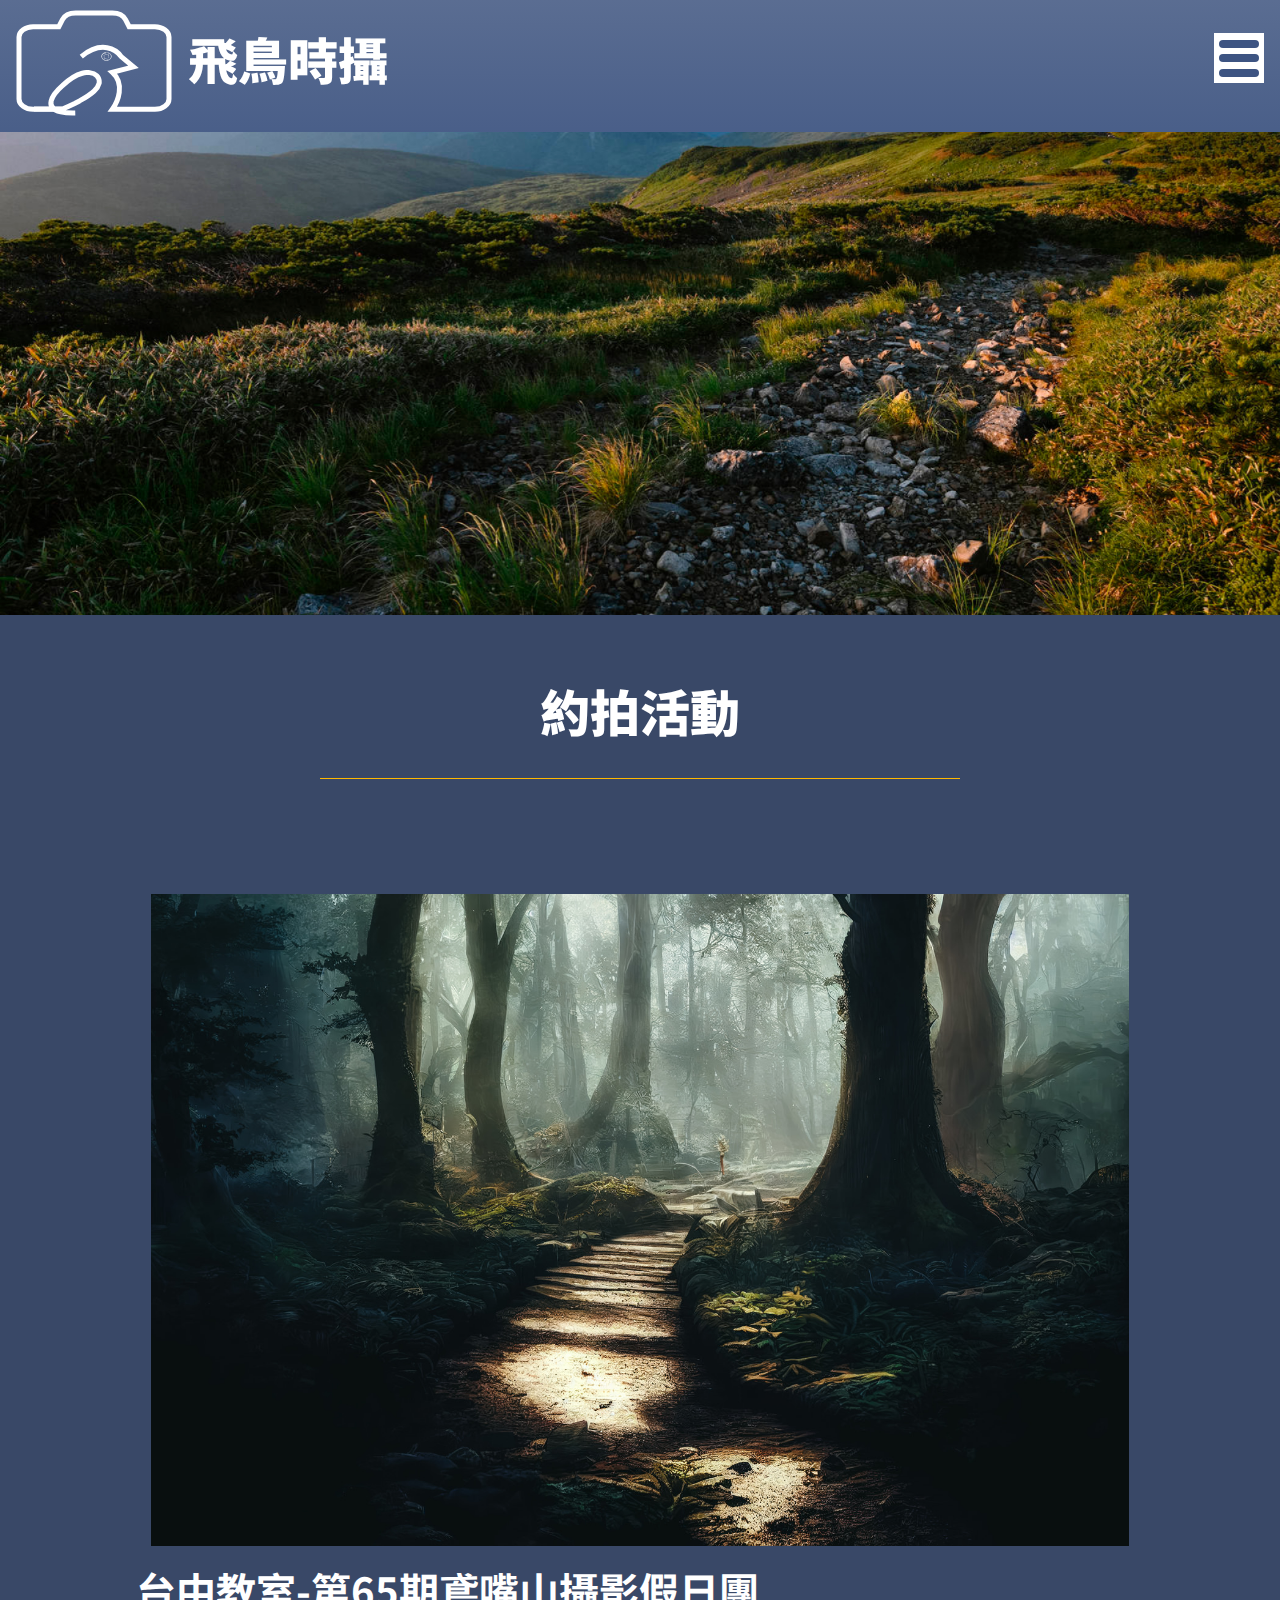
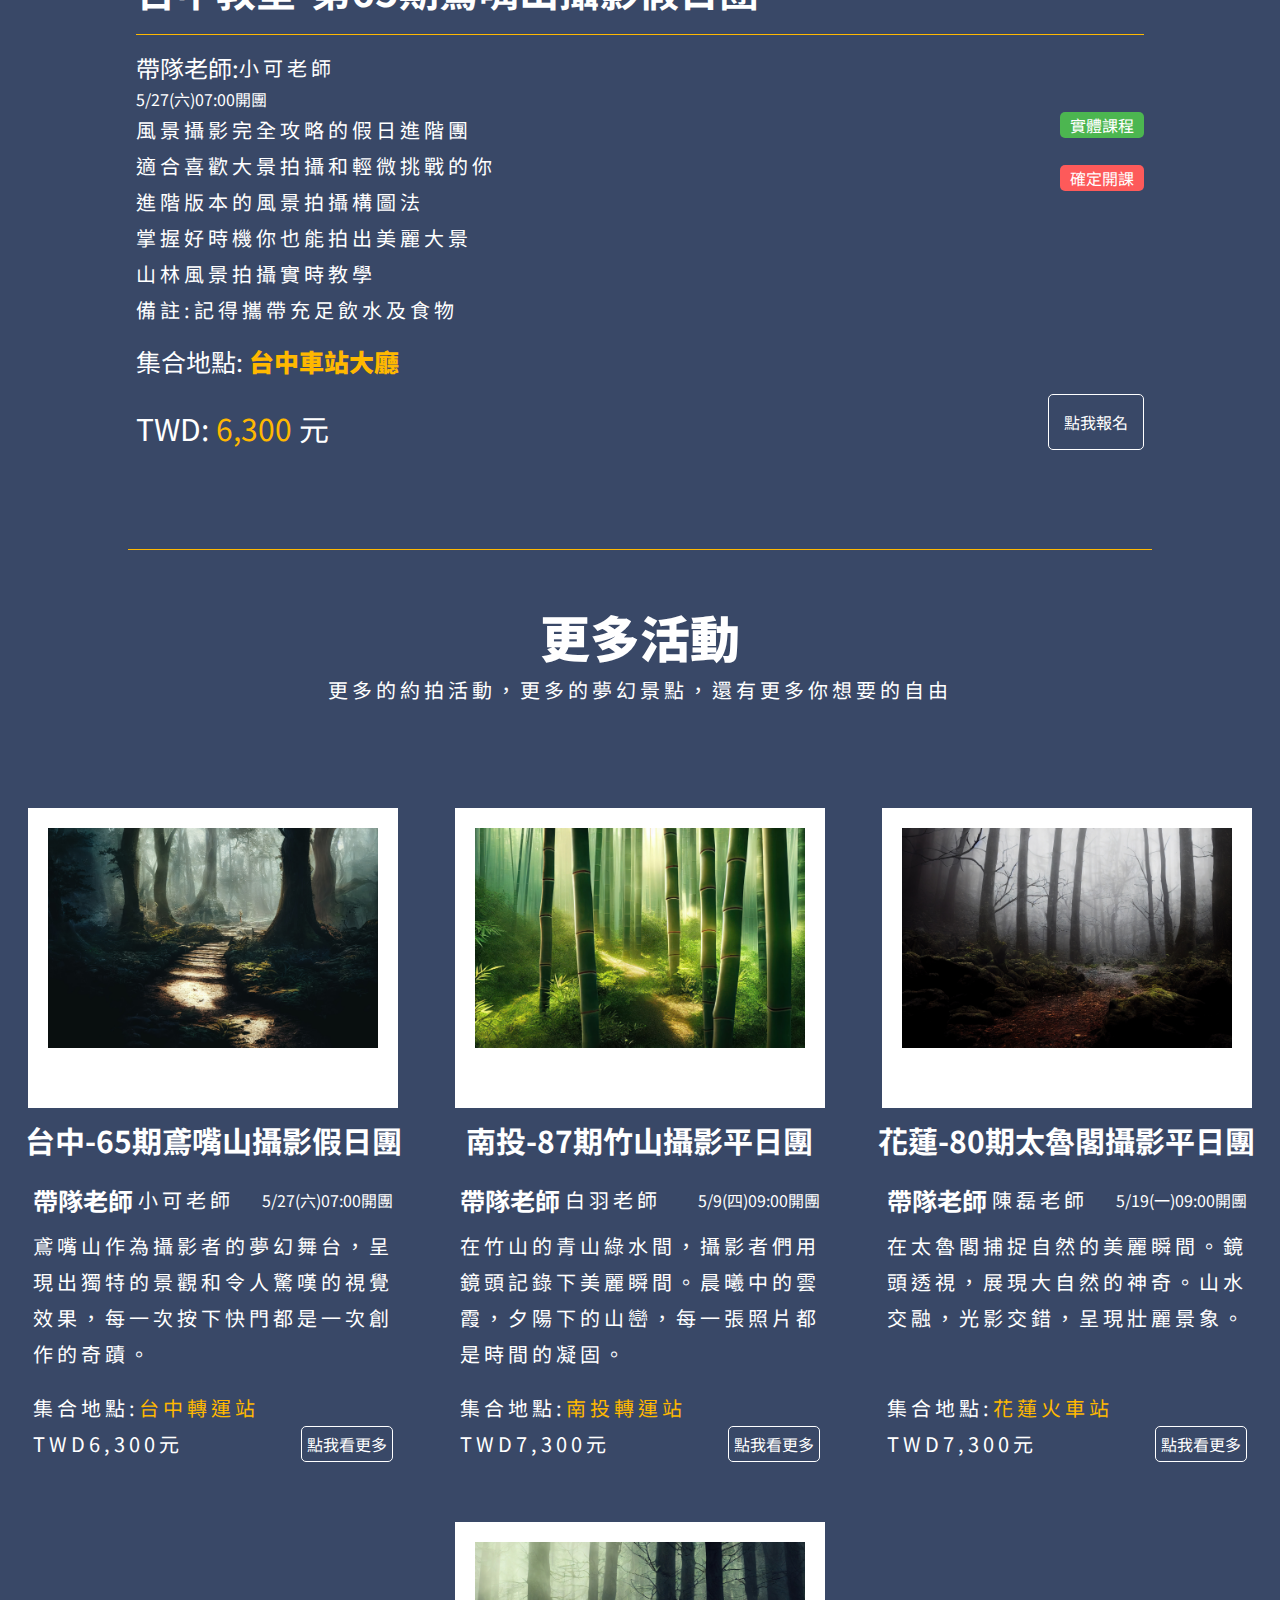
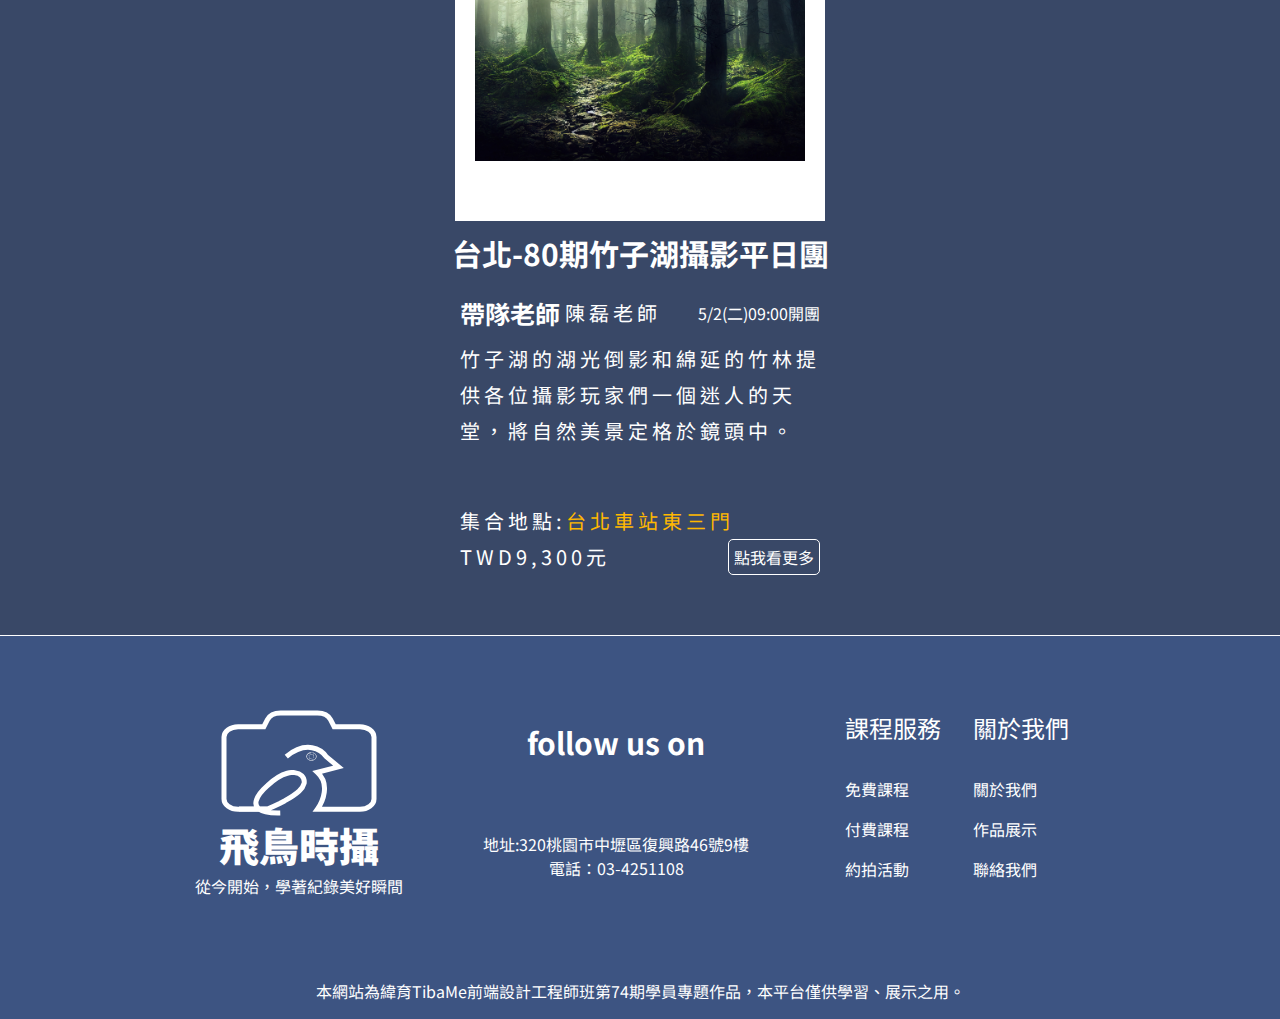
<file: active_two.html>
<!DOCTYPE html>
<html lang="zh-Hant"> 
	<head>
		<meta charset="UTF-8" />
		<meta name="viewport" content="width=device-width, initial-scale=1.0" />
		<title>約拍活動</title>
		<link
			rel="stylesheet"
			href="https://cdnjs.cloudflare.com/ajax/libs/font-awesome/6.4.0/css/all.min.css"
			integrity="sha512-iecdLmaskl7CVkqkXNQ/ZH/XLlvWZOJyj7Yy7tcenmpD1ypASozpmT/E0iPtmFIB46ZmdtAc9eNBvH0H/ZpiBw=="
			crossorigin="anonymous"
			referrerpolicy="no-referrer"
		/>
		<link rel="preconnect" href="https://fonts.googleapis.com" />
		<link rel="preconnect" href="https://fonts.gstatic.com" crossorigin />
		<link href="https://fonts.googleapis.com/css2?family=Noto+Sans+TC:wght@400;700&display=swap" rel="stylesheet" />
		<!-- 貓頭鷹 -->
		<link rel="stylesheet" href="./js/OwlCarousel/dist/assets/owl.carousel.min.css" />
		<link rel="stylesheet" href="/js/OwlCarousel/dist/assets/owl.theme.default.min.css" />
		<!-- self -->
		<link rel="stylesheet" href="./css/all.css" />
		<link rel="stylesheet" href="./css/active_body.css" />
		<link rel="stylesheet" href="./css/grid_css.css" />
	</head>
	<script src="https://cdnjs.cloudflare.com/ajax/libs/jquery/3.7.0/jquery.min.js"></script>
	<script src="./js/OwlCarousel/dist/owl.carousel.min.js"></script>
	<script src="./js/active.js"></script>
	<body>
		<input type="checkbox" id="menu_switch" />
		<header class="header">
			<div class="logo">
				<img src="./personal_project_picture/logo/Component 3.svg" />
			</div>
			<div class="logo_name">
				<h2><a href="./index.html">飛鳥時攝</a></h2>
			</div>
			<label for="menu_switch" class="hamburger">
				<span></span>
				<span></span>
				<span></span>
			</label>
			<nav class="main_nav">
				<a href="./index.html" class="header_word">
					<span>首頁</span>
					<span>home page</span>
				</a>
				<a href="./about_us.html" class="header_word">
					<span>關於我們</span>
					<span> about us</span>
				</a>
				<a href="./class_introduce.html" class="header_word">
					<span>課程簡介</span>
					<span>class introduce</span>
				</a>
				<a href="./active.html" class="header_word">
					<span>約拍活動</span>
					<span>active</span>
				</a>
				<a href="./work.html" class="header_word">
					<span>作品展示</span>
					<span>art work</span>
				</a>
				<a href="./contact_us.html" class="header_word">
					<span>聯絡我們</span>
					<span>contact</span>
				</a>
			</nav>
		</header>
		<div class="page_body">
			<div class="big_img_block owl-carousel">
				<img src="./personal_project_picture/bigpic/bic_pic_active.jpg" alt="" />
				<img src="./personal_project_picture/bigpic/big_pic_abouts.jpg" alt="" />
				<img src="./personal_project_picture/bigpic/big_pic_paypage.jpg" alt="" />
				<img src="./personal_project_picture/bigpic/big_pic_artilce.png" alt="" />
				<img src="./personal_project_picture/bigpic/big_pic_free.jpg" alt="" />
				<img src="./personal_project_picture/bigpic/big_pic_payclass.jpg" alt="" />
				<img src="./personal_project_picture/bigpic/big_pic_contact.jpg" alt="" />
			</div>
			<div class="title_block">
				<h2>約拍活動</h2>
			</div>
			<div class="active_block_one">
				<div class="active_block_img_one">
					<img src="./personal_project_picture/activite/active_big_pic_two.jpg" alt="" />
				</div>
				<div class="active_block_word_one">
					<div class="pay_class_word_block">
						<div class="pay_class_word_title">
							<h3>台中教室-第65期鳶嘴山攝影假日團</h3>
						</div>
						<div class="teacher_name">
							<span>帶隊老師:</span>
							<p>小可老師</p>
						</div>
						<div class="class_date">
							<span>5/27(六)07:00開團</span>
						</div>
						<div class="class_word">
							<p>
								風景攝影完全攻略的假日進階團<br />
								適合喜歡大景拍攝和輕微挑戰的你<br />
								進階版本的風景拍攝構圖法<br />
								掌握好時機你也能拍出美麗大景<br />
								山林風景拍攝實時教學<br />
								備註:記得攜帶充足飲水及食物<br />
							</p>
							<div class="place">
								集合地點:
								<span> 台中車站大廳 </span>
							</div>
							<div class="card_stick">
								<div class="card_stick_sure">
									<span>確定開課</span>
								</div>
								<div class="card_stick_real">
									<span>實體課程</span>
								</div>
							</div>
						</div>
						<div class="price_signup">
							<div class="price">
								<span>TWD:</span>
								6,300
								<span>元</span>
							</div>
							<a href="./pay_page.html">
								<span class="signup">點我報名</span>
							</a>
						</div>
					</div>
				</div>
			</div>
			<div class="dividing_line"></div>
			<div class="more_active">
				<h2>更多活動</h2>
				<p>更多的約拍活動，更多的夢幻景點，還有更多你想要的自由</p>
			</div>
			<div class="center_block">
				<div class="travel_card">
					<div class="travel_img">
						<div class="travel_img_inner">
							<img src="./personal_project_picture/activite/active_big_pic_two.jpg" id="small" alt="" />
						</div>
					</div>
					<div class="travel_word">
						<h4>台中-65期鳶嘴山攝影假日團</h4>
						<div class="travel_word_inf">
							<div class="travel_word_title">
								<div class="travel_word_teacher">
									<h5>帶隊老師</h5>
									<p>小可老師</p>
								</div>
								<span>5/27(六)07:00開團</span>
							</div>
							<div class="travel_word_center">
								<p>鳶嘴山作為攝影者的夢幻舞台，呈現出獨特的景觀和令人驚嘆的視覺效果，每一次按下快門都是一次創作的奇蹟。</p>
							</div>
							<div class="travel_word_place">
								<p>集合地點:<span>台中轉運站</span></p>
							</div>
							<div class="travel_word_price">
								<p>TWD<span>6,300</span>元</p>
								<a href="./active three.html.html">點我看更多</a>
							</div>
						</div>
					</div>
				</div>
				<div class="travel_card">
					<div class="travel_img">
						<div class="travel_img_inner">
							<img src="./personal_project_picture/activite/active_big_pic_three.jpg" id="small" alt="" />
						</div>
					</div>
					<div class="travel_word">
						<h4>南投-87期竹山攝影平日團</h4>
						<div class="travel_word_inf">
							<div class="travel_word_title">
								<div class="travel_word_teacher">
									<h5>帶隊老師</h5>
									<p>白羽老師</p>
								</div>
								<span>5/9(四)09:00開團</span>
							</div>
							<div class="travel_word_center">
								<p>在竹山的青山綠水間，攝影者們用鏡頭記錄下美麗瞬間。晨曦中的雲霞，夕陽下的山巒，每一張照片都是時間的凝固。</p>
							</div>
							<div class="travel_word_place">
								<p>集合地點:<span>南投轉運站</span></p>
							</div>
							<div class="travel_word_price">
								<p>TWD<span>7,300</span>元</p>
								<a href="./active three.html.html">點我看更多</a>
							</div>
						</div>
					</div>
				</div>
				<div class="travel_card">
					<div class="travel_img">
						<div class="travel_img_inner">
							<img src="./personal_project_picture/activite/active_big_pic_four.jpg" id="small" alt="" />
						</div>
					</div>
					<div class="travel_word">
						<h4>花蓮-80期太魯閣攝影平日團</h4>
						<div class="travel_word_inf">
							<div class="travel_word_title">
								<div class="travel_word_teacher">
									<h5>帶隊老師</h5>
									<p>陳磊老師</p>
								</div>
								<span>5/19(一)09:00開團</span>
							</div>
							<div class="travel_word_center">
								<p>在太魯閣捕捉自然的美麗瞬間。鏡頭透視，展現大自然的神奇。山水交融，光影交錯，呈現壯麗景象。</p>
							</div>
							<div class="travel_word_place">
								<p>集合地點:<span>花蓮火車站</span></p>
							</div>
							<div class="travel_word_price">
								<p>TWD<span>7,300</span>元</p>
								<a href="./active four.html">點我看更多</a>
							</div>
						</div>
					</div>
				</div>
				<div class="travel_card">
					<div class="travel_img">
						<div class="travel_img_inner">
							<img src="./personal_project_picture/activite/active_big_pic_one.jpg" id="small" alt="" />
						</div>
					</div>
					<div class="travel_word">
						<h4>台北-80期竹子湖攝影平日團</h4>
						<div class="travel_word_inf">
							<div class="travel_word_title">
								<div class="travel_word_teacher">
									<h5>帶隊老師</h5>
									<p>陳磊老師</p>
								</div>
								<span>5/2(二)09:00開團</span>
							</div>
							<div class="travel_word_center">
								<p>竹子湖的湖光倒影和綿延的竹林提供各位攝影玩家們一個迷人的天堂，將自然美景定格於鏡頭中。</p>
							</div>
							<div class="travel_word_place">
								<p>集合地點:<span>台北車站東三門</span></p>
							</div>
							<div class="travel_word_price">
								<p>TWD<span>9,300</span>元</p>
								<a href="./active.html">點我看更多</a>
							</div>
						</div>
					</div>
				</div>
			</div>
		</div>
		<footer class="footer">
			<div class="footer_container">
				<div class="footer_logo">
					<div class="footer_logo_img">
						<img src="./personal_project_picture/logo/Component 3.svg" />
					</div>
					<div class="logo_name">
						<h3><a href="./index.html">飛鳥時攝</a></h3>
						<span>從今開始，學著紀錄美好瞬間</span>
					</div>
				</div>
				<div class="footer_icon">
					<h4>follow us on</h4>
					<div class="footer_icon_block">
						<a href="#"><i class="fa-brands fa-square-twitter"></i></a>
						<a href="#"><i class="fa-brands fa-square-facebook"></i></a>
						<a href="#"><i class="fa-brands fa-square-instagram"></i></a>
					</div>
					<div class="address">
						<span>地址:320桃園市中壢區復興路46號9樓</span>
						<span>電話：03-4251108</span>
					</div>
				</div>
				<div class="content_block_one">
					<span>課程服務</span>
					<a href="./freeclass.html">免費課程</a>
					<a href="./pay_class.html">付費課程</a>
					<a href="./active.html">約拍活動</a>
				</div>
				<div class="content_block_two">
					<span>關於我們</span>
					<a href="./about_us.html">關於我們</a>
					<a href="./work.html">作品展示</a>
					<a href="./contact_us.html">聯絡我們</a>
				</div>
			</div>
			<div class="tibame">
				<span>本網站為緯育TibaMe前端設計工程師班第74期學員專題作品，本平台僅供學習、展示之用。</span>
			</div>
		</footer>
	</body>
</html>
</file>
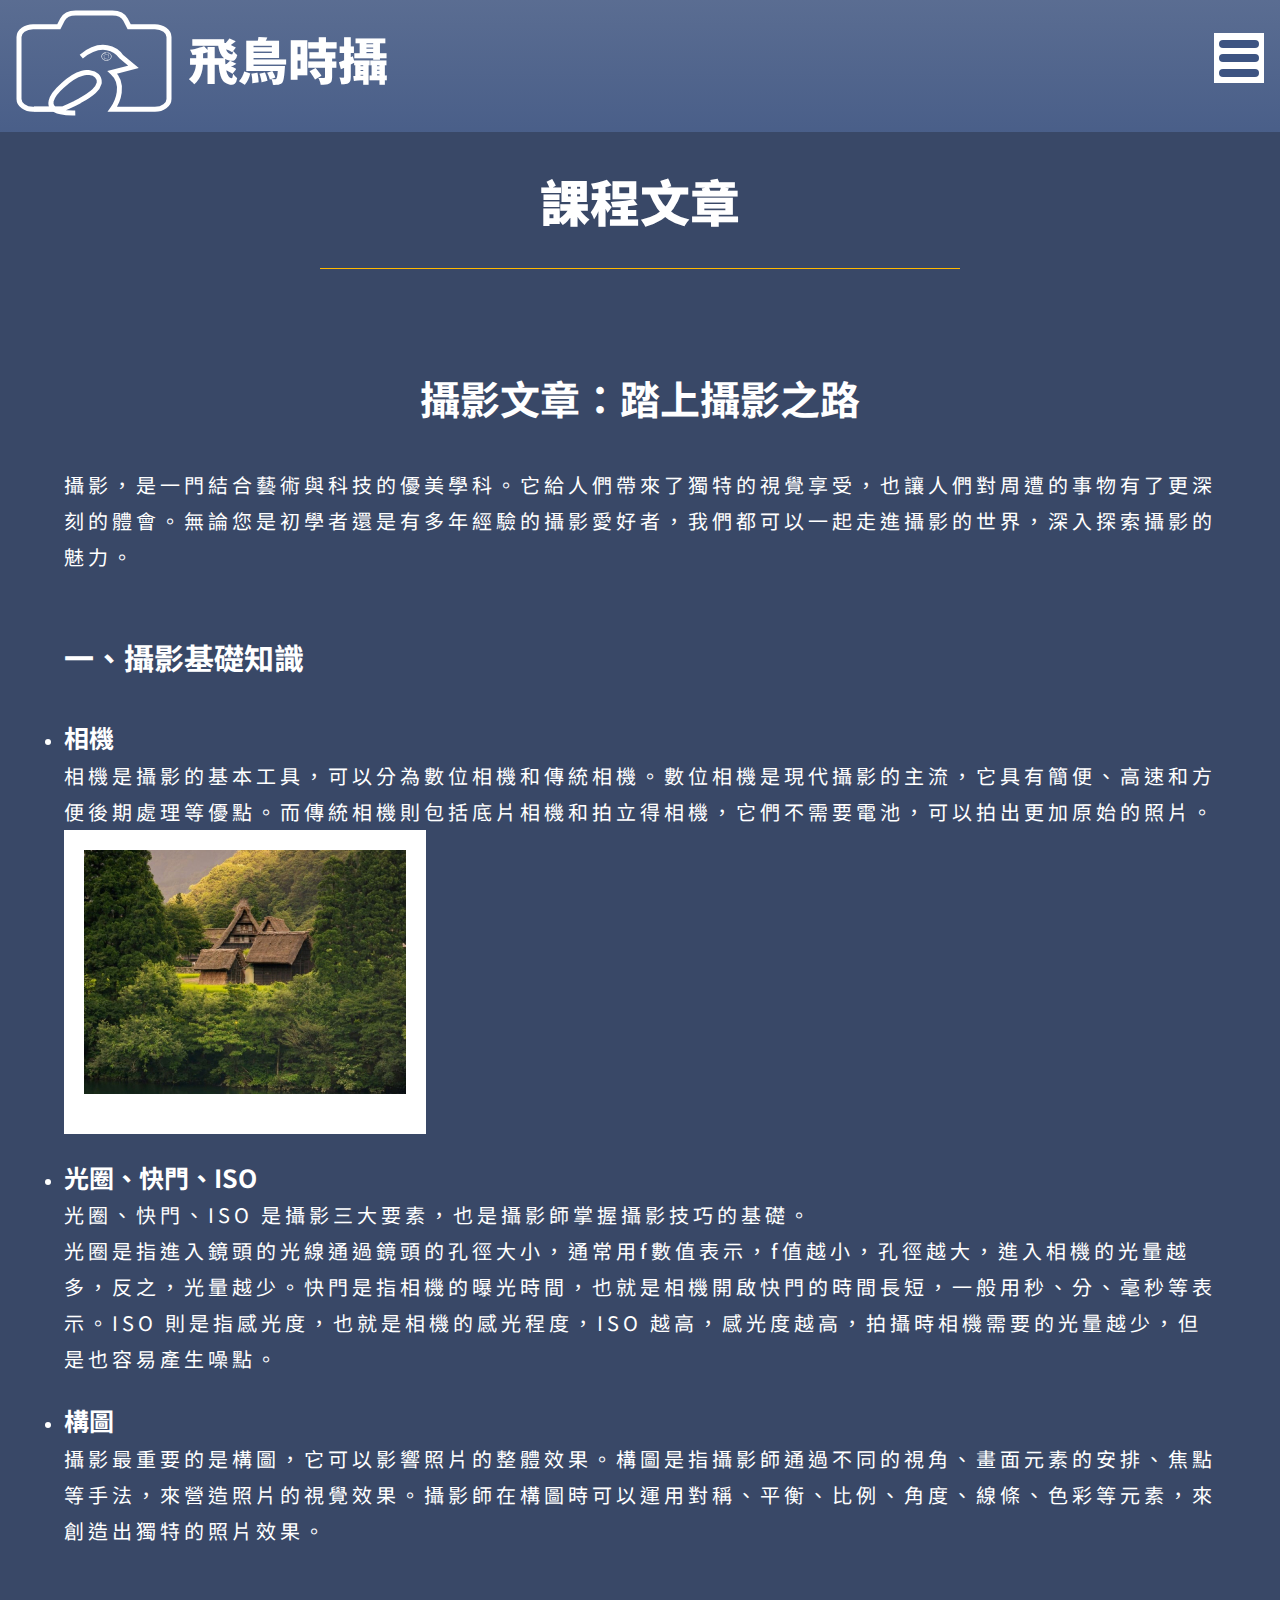
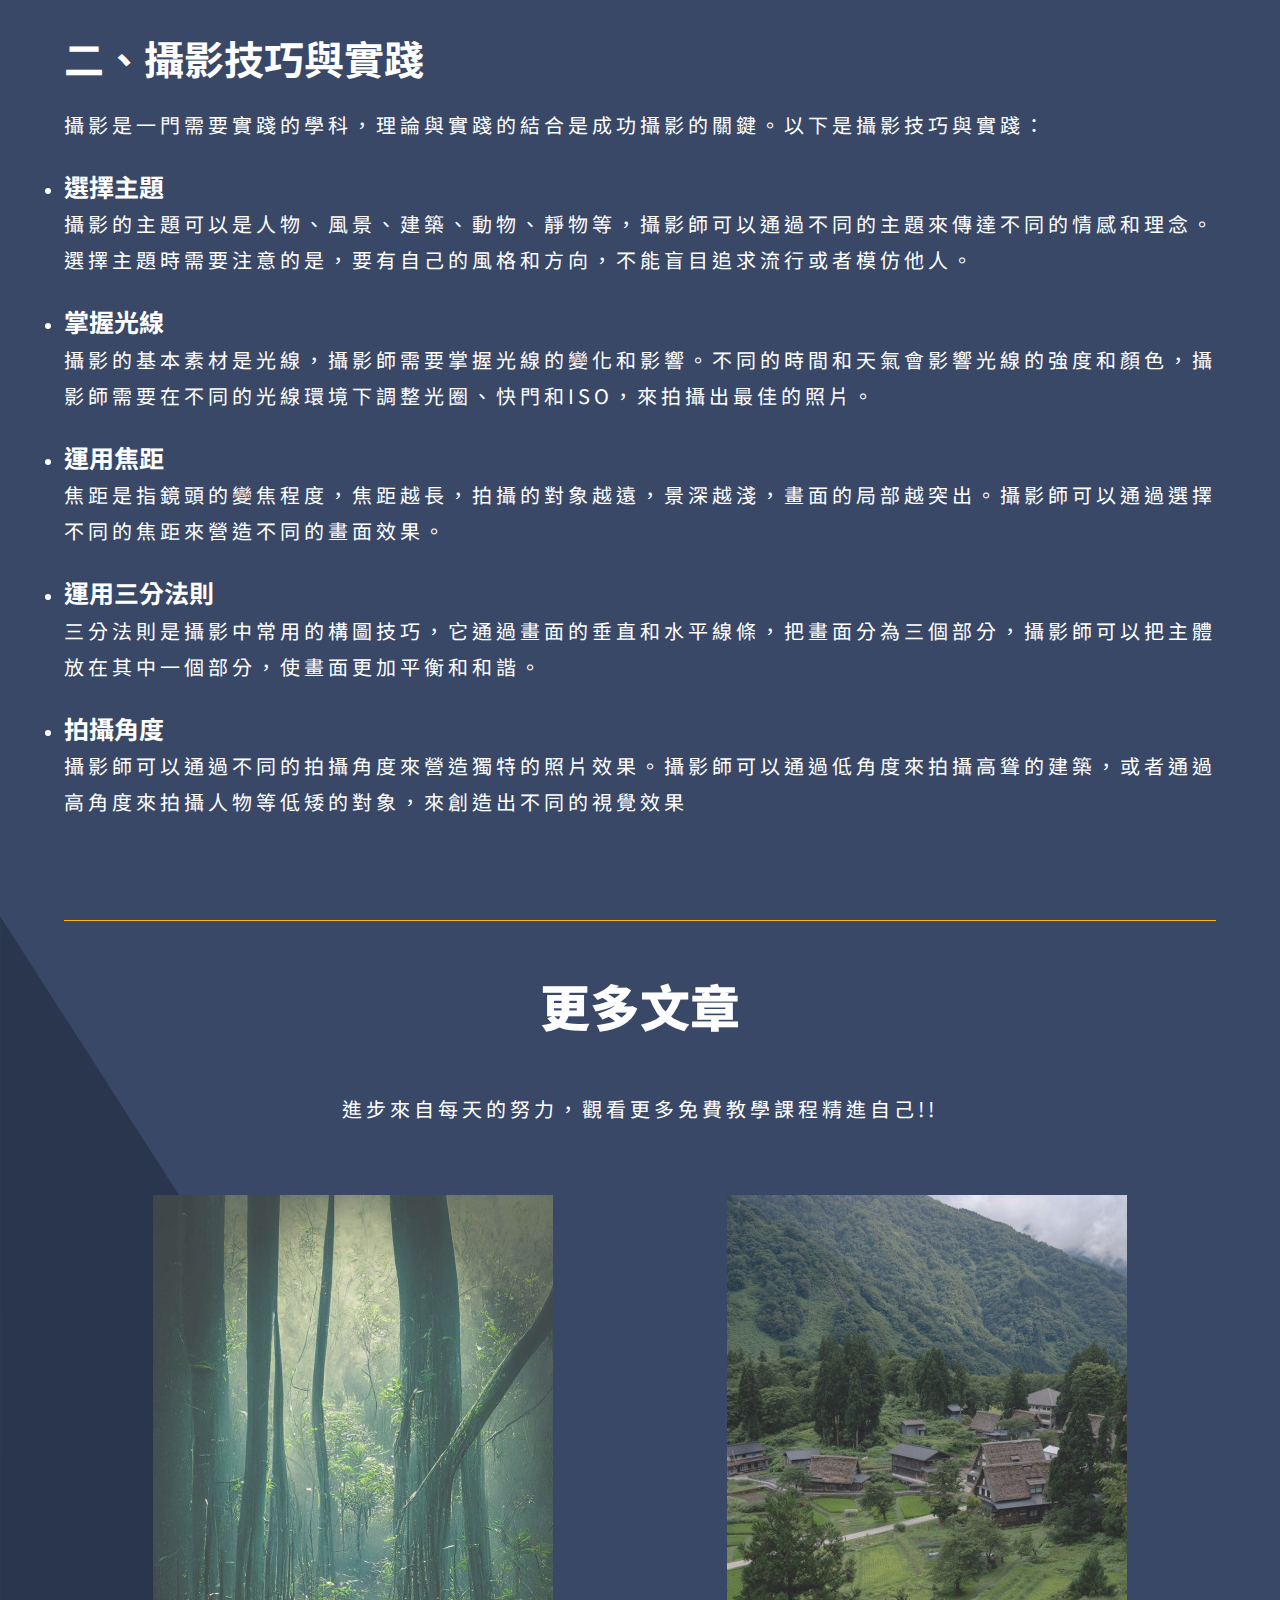
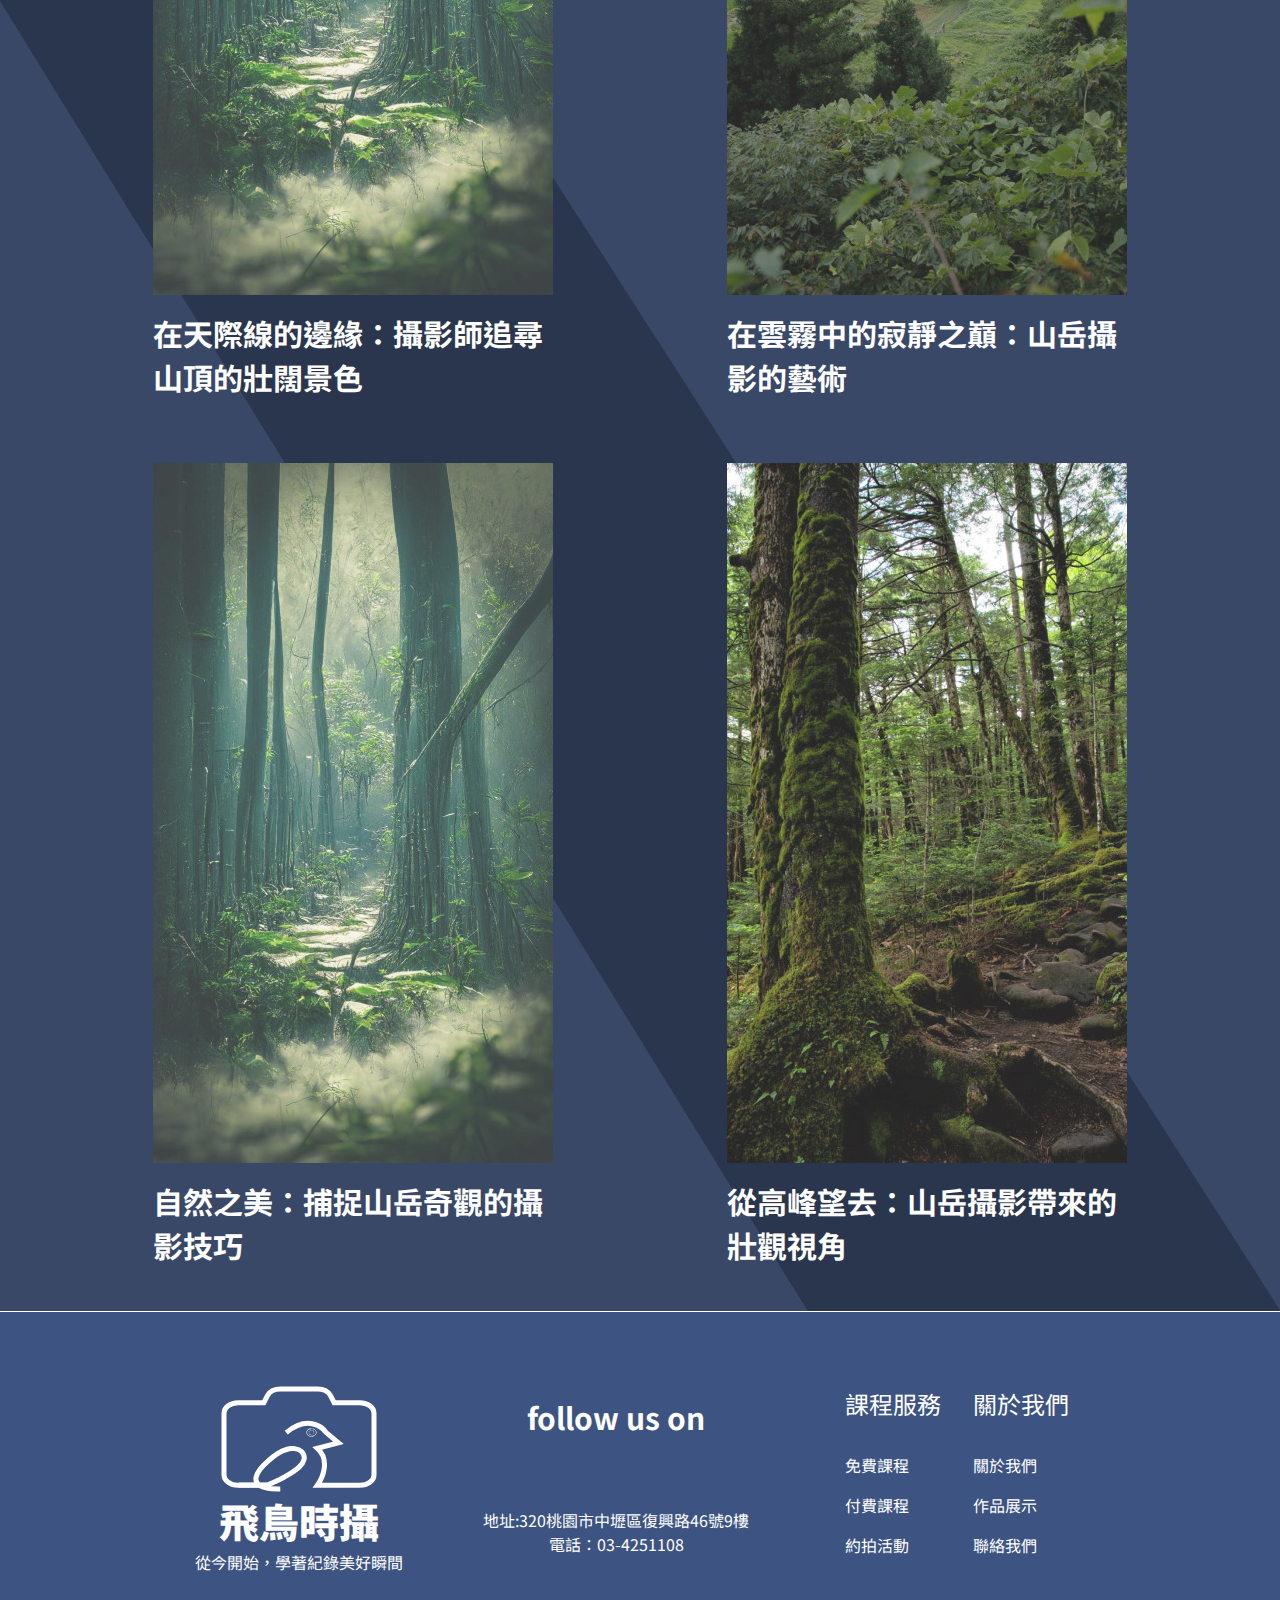
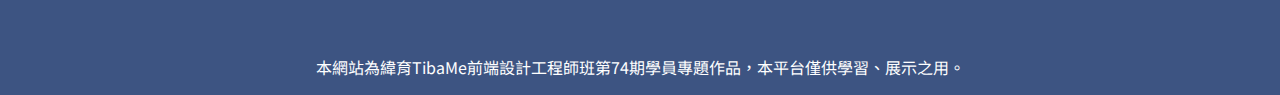
<file: class_article.html>
<!DOCTYPE html>
<html lang="zh-Hant">
	<head>
		<meta charset="UTF-8" />
		<meta name="viewport" content="width=device-width, initial-scale=1.0" />
		<title>課程文章</title>
		<link
			rel="stylesheet"
			href="https://cdnjs.cloudflare.com/ajax/libs/font-awesome/6.4.0/css/all.min.css"
			integrity="sha512-iecdLmaskl7CVkqkXNQ/ZH/XLlvWZOJyj7Yy7tcenmpD1ypASozpmT/E0iPtmFIB46ZmdtAc9eNBvH0H/ZpiBw=="
			crossorigin="anonymous"
			referrerpolicy="no-referrer"
		/>
		<link rel="preconnect" href="https://fonts.googleapis.com" />
		<link rel="preconnect" href="https://fonts.gstatic.com" crossorigin />
		<link href="https://fonts.googleapis.com/css2?family=Noto+Sans+TC:wght@400;700&display=swap" rel="stylesheet" />
		<!-- 貓頭鷹 -->
		<link rel="stylesheet" href="./js/OwlCarousel/dist/assets/owl.carousel.min.css" />
		<link rel="stylesheet" href="/js/OwlCarousel/dist/assets/owl.theme.default.min.css" />
		<!-- self -->
		<link rel="stylesheet" href="./css/all.css" />
		<link rel="stylesheet" href="./css/artical.css" />
		<script src="./js/class_article.js"></script>
	</head>
	<script src="https://cdnjs.cloudflare.com/ajax/libs/jquery/3.7.0/jquery.min.js"></script>
	<script src="./js/OwlCarousel/dist/owl.carousel.min.js"></script>
	<body>
		<input type="checkbox" id="menu_switch" />
		<header class="header">
			<div class="logo">
				<img src="./personal_project_picture/logo/Component 3.svg" />
			</div>
			<div class="logo_name">
				<h2><a href="./index.html">飛鳥時攝</a></h2>
			</div>
			<label for="menu_switch" class="hamburger">
				<span></span>
				<span></span>
				<span></span>
			</label>
			<nav class="main_nav">
				<a href="./index.html" class="header_word">
					<span>首頁</span>
					<span>home page</span>
				</a>
				<a href="./about_us.html" class="header_word">
					<span>關於我們</span>
					<span> about us</span>
				</a>
				<a href="./class_introduce.html" class="header_word">
					<span>課程簡介</span>
					<span>class introduce</span>
				</a>
				<a href="./active.html" class="header_word">
					<span>約拍活動</span>
					<span>active</span>
				</a>
				<a href="./work.html" class="header_word">
					<span>作品展示</span>
					<span>art work</span>
				</a>
				<a href="./contact_us.html" class="header_word">
					<span>聯絡我們</span>
					<span>contact</span>
				</a>
			</nav>
		</header>
		<div class="page_body">
			<div class="big_img_block owl-carousel">
				<img src="./personal_project_picture/bigpic/bic_pic_active.jpg" alt="" />
				<img src="./personal_project_picture/bigpic/big_pic_abouts.jpg" alt="" />
				<img src="./personal_project_picture/bigpic/big_pic_paypage.jpg" alt="" />
				<img src="./personal_project_picture/bigpic/big_pic_artilce.png" alt="" />
				<img src="./personal_project_picture/bigpic/big_pic_free.jpg" alt="" />
				<img src="./personal_project_picture/bigpic/big_pic_payclass.jpg" alt="" />
				<img src="./personal_project_picture/bigpic/big_pic_contact.jpg" alt="" />
			</div>
			<div class="title_block">
				<h2>課程文章</h2>
			</div>
			<div class="article">
				<h3 class="article_title">攝影文章：踏上攝影之路</h3>
				<article>
					<p>
						攝影，是一門結合藝術與科技的優美學科。它給人們帶來了獨特的視覺享受，也讓人們對周遭的事物有了更深刻的體會。無論您是初學者還是有多年經驗的攝影愛好者，我們都可以一起走進攝影的世界，深入探索攝影的魅力。
					</p>
					<h4 class="second_title">一、攝影基礎知識</h4>
					<ul>
						<li>
							<h5 class="third_title">相機</h5>
							<p>
								相機是攝影的基本工具，可以分為數位相機和傳統相機。數位相機是現代攝影的主流，它具有簡便、高速和方便後期處理等優點。而傳統相機則包括底片相機和拍立得相機，它們不需要電池，可以拍出更加原始的照片。
							</p>
							<img src="./personal_project_picture/Polaroid/gallery2.jpg" alt="" />
						</li>
						<li>
							<h5 class="third_title">光圈、快門、ISO</h5>
							<p>光圈、快門、ISO 是攝影三大要素，也是攝影師掌握攝影技巧的基礎。</p>
							<p>
								光圈是指進入鏡頭的光線通過鏡頭的孔徑大小，通常用f數值表示，f值越小，孔徑越大，進入相機的光量越多，反之，光量越少。快門是指相機的曝光時間，也就是相機開啟快門的時間長短，一般用秒、分、毫秒等表示。ISO
								則是指感光度，也就是相機的感光程度，ISO 越高，感光度越高，拍攝時相機需要的光量越少，但是也容易產生噪點。
							</p>
						</li>
						<li>
							<h5 class="third_title">構圖</h5>
							<p>
								攝影最重要的是構圖，它可以影響照片的整體效果。構圖是指攝影師通過不同的視角、畫面元素的安排、焦點等手法，來營造照片的視覺效果。攝影師在構圖時可以運用對稱、平衡、比例、角度、線條、色彩等元素，來創造出獨特的照片效果。
							</p>
						</li>
					</ul>
					<h3 class="second_title">二、攝影技巧與實踐</h3>
					<p>攝影是一門需要實踐的學科，理論與實踐的結合是成功攝影的關鍵。以下是攝影技巧與實踐：</p>
					<ul>
						<li>
							<h5 class="third_title">選擇主題</h5>
							<p>
								攝影的主題可以是人物、風景、建築、動物、靜物等，攝影師可以通過不同的主題來傳達不同的情感和理念。選擇主題時需要注意的是，要有自己的風格和方向，不能盲目追求流行或者模仿他人。
							</p>
						</li>
						<li>
							<h5 class="third_title">掌握光線</h5>
							<p>攝影的基本素材是光線，攝影師需要掌握光線的變化和影響。不同的時間和天氣會影響光線的強度和顏色，攝影師需要在不同的光線環境下調整光圈、快門和ISO，來拍攝出最佳的照片。</p>
						</li>
						<li>
							<h5 class="third_title">運用焦距</h5>
							<p>焦距是指鏡頭的變焦程度，焦距越長，拍攝的對象越遠，景深越淺，畫面的局部越突出。攝影師可以通過選擇不同的焦距來營造不同的畫面效果。</p>
						</li>
						<li>
							<h5 class="third_title">運用三分法則</h5>
							<p>三分法則是攝影中常用的構圖技巧，它通過畫面的垂直和水平線條，把畫面分為三個部分，攝影師可以把主體放在其中一個部分，使畫面更加平衡和和諧。</p>
						</li>
						<li>
							<h5 class="third_title">拍攝角度</h5>
							<p>攝影師可以通過不同的拍攝角度來營造獨特的照片效果。攝影師可以通過低角度來拍攝高聳的建築，或者通過高角度來拍攝人物等低矮的對象，來創造出不同的視覺效果</p>
						</li>
					</ul>
				</article>
			</div>

			<div class="class_list">
				<div class="more_article">
					<h2>更多文章</h2>
					<p>進步來自每天的努力，觀看更多免費教學課程精進自己!!</p>
				</div>
				<div class="class_card_block">
					<div class="class_card">
						<div class="card_img">
							<a href="./class_article.html">
								<img src="./personal_project_picture/free/free_three.jpg" alt="" />
								<div class="card_shadow"></div>
								<div class="card_word_inner">
									<div class="card_title">
										<h4><a href="./class_article.html">在天際線的邊緣：攝影師追尋山頂的壯闊景色</a></h4>
									</div>
									<div class="card_word">
										<p><a href="./class_article.html">本文描述老師們使用特定的角度和適當的鏡頭，捕捉山脈的壯麗線條、峰巒的層次感和湖泊的倒影，呈現出山岳奇觀的美麗。</a></p>
									</div>
								</div>
							</a>
						</div>
					</div>
					<div class="class_card">
						<div class="card_img">
							<a href="./class_article.html">
								<img src="./personal_project_picture/free/free_two.jpg" alt="" />
								<div class="card_shadow"></div>
								<div class="card_word_inner">
									<div class="card_title">
										<h4><a href="./class_article.html">在雲霧中的寂靜之巔：山岳攝影的藝術</a></h4>
									</div>
									<div class="card_word">
										<p><a href="./class_article.html">雲霧籠罩的山岳景觀為攝影師帶來一種神秘感，如何利用光影與視覺對比捕捉山巔的靜謐美感。耐心看完，你一定有所收穫</a></p>
									</div>
								</div>
							</a>
						</div>
					</div>
					<div class="class_card">
						<div class="card_img">
							<a href="./class_article.html">
								<img src="./personal_project_picture/free/free_three.jpg" alt="" />
								<div class="card_shadow"></div>
								<div class="card_word_inner">
									<div class="card_title">
										<h4><a href="./class_article.html">自然之美：捕捉山岳奇觀的攝影技巧</a></h4>
									</div>
									<div class="card_word">
										<p><a href="./class_article.html">本文描述老師們使用特定的角度和適當的鏡頭，捕捉山脈的壯麗線條、峰巒的層次感和湖泊的倒影，呈現出山岳奇觀的美麗。</a></p>
									</div>
								</div>
							</a>
						</div>
					</div>
					<div class="class_card">
						<div class="card_img">
							<a href="./class_article.html">
								<img src="./personal_project_picture/free/free_four.jpg" alt="" />
								<div class="card_shadow"></div>
								<div class="card_word_inner">
									<div class="card_title">
										<h4><a href="./class_article.html">從高峰望去：山岳攝影帶來的壯觀視角</a></h4>
									</div>
									<div class="card_word">
										<p><a href="">山岳攝影帶來的壯觀視角" - 高峰的攝影視角能將觀眾帶入壯麗的山脈景觀，營造出令人驚嘆和震撼的視覺效果。</a></p>
									</div>
								</div>
							</a>
						</div>
					</div>
				</div>
			</div>
			<div class="background_bar">
				<img src="./personal_project_picture/tool/line.svg" alt="" />
			</div>
		</div>
		<footer class="footer">
			<div class="footer_container">
				<div class="footer_logo">
					<div class="footer_logo_img">
						<img src="./personal_project_picture/logo/Component 3.svg" />
					</div>
					<div class="logo_name">
						<h3><a href="./index.html">飛鳥時攝</a></h3>
						<span>從今開始，學著紀錄美好瞬間</span>
					</div>
				</div>
				<div class="footer_icon">
					<h4>follow us on</h4>
					<div class="footer_icon_block">
						<a href="#"><i class="fa-brands fa-square-twitter"></i></a>
						<a href="#"><i class="fa-brands fa-square-facebook"></i></a>
						<a href="#"><i class="fa-brands fa-square-instagram"></i></a>
					</div>
					<div class="address">
						<span>地址:320桃園市中壢區復興路46號9樓</span>
						<span>電話：03-4251108</span>
					</div>
				</div>
				<div class="content_block_one">
					<span>課程服務</span>
					<a href="./freeclass.html">免費課程</a>
					<a href="./pay_class.html">付費課程</a>
					<a href="./active.html">約拍活動</a>
				</div>
				<div class="content_block_two">
					<span>關於我們</span>
					<a href="./about_us.html">關於我們</a>
					<a href="./work.html">作品展示</a>
					<a href="./contact_us.html">聯絡我們</a>
				</div>
			</div>
			<div class="tibame">
				<span>本網站為緯育TibaMe前端設計工程師班第74期學員專題作品，本平台僅供學習、展示之用。</span>
			</div>
		</footer>
	</body>
</html>
</file>
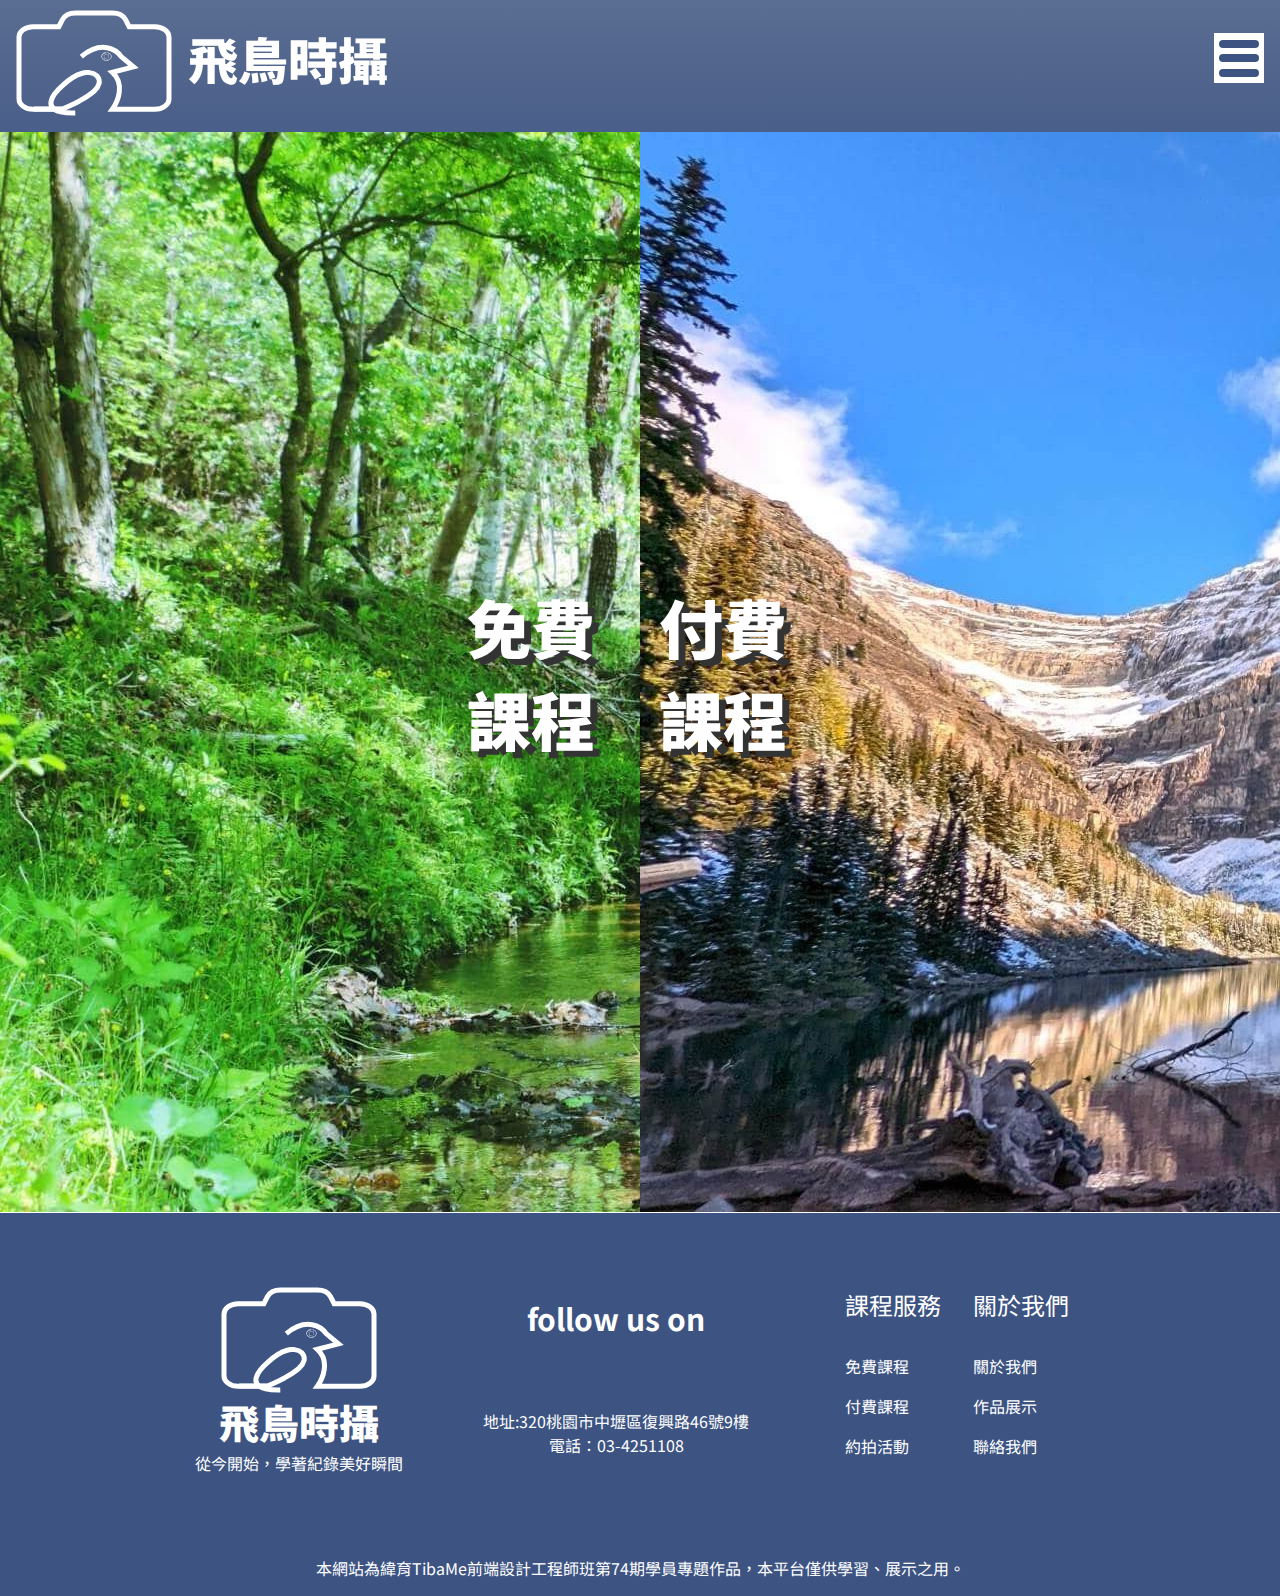
<file: class_introduce.html>
<!DOCTYPE html>
<html lang="zh-Hant">
	<head>
		<meta charset="UTF-8" />
		<meta name="viewport" content="width=device-width, initial-scale=1.0" />
		<title>課程介紹</title>
		<link
			rel="stylesheet"
			href="https://cdnjs.cloudflare.com/ajax/libs/font-awesome/6.4.0/css/all.min.css"
			integrity="sha512-iecdLmaskl7CVkqkXNQ/ZH/XLlvWZOJyj7Yy7tcenmpD1ypASozpmT/E0iPtmFIB46ZmdtAc9eNBvH0H/ZpiBw=="
			crossorigin="anonymous"
			referrerpolicy="no-referrer"
		/>
		<link rel="preconnect" href="https://fonts.googleapis.com" />
		<link rel="preconnect" href="https://fonts.gstatic.com" crossorigin />
		<link href="https://fonts.googleapis.com/css2?family=Noto+Sans+TC:wght@400;700&display=swap" rel="stylesheet" />
		<link rel="stylesheet" href="./css/all.css" />
		<link rel="stylesheet" href="./css/introduce_body.css" />
	</head>
	<body>
		<input type="checkbox" id="menu_switch" />
		<header class="header">
			<div class="logo">
				<img src="./personal_project_picture/logo/Component 3.svg" />
			</div>
			<div class="logo_name">
				<h2><a href="./index.html">飛鳥時攝</a></h2>
			</div>
			<label for="menu_switch" class="hamburger">
				<span></span>
				<span></span>
				<span></span>
			</label>
			<nav class="main_nav">
				<a href="./index.html" class="header_word">
					<span>首頁</span>
					<span>home page</span>
				</a>
				<a href="./about_us.html" class="header_word">
					<span>關於我們</span>
					<span> about us</span>
				</a>
				<a href="./class_introduce.html" class="header_word">
					<span>課程簡介</span>
					<span>class introduce</span>
				</a>
				<a href="./active.html" class="header_word">
					<span>約拍活動</span>
					<span>active</span>
				</a>
				<a href="./work.html" class="header_word">
					<span>作品展示</span>
					<span>art work</span>
				</a>
				<a href="./contact_us.html" class="header_word">
					<span>聯絡我們</span>
					<span>contact</span>
				</a>
			</nav>
		</header>
		<div class="introduce_block">
			<div class="introduce_card_one">
				<div class="introduce_pic">
					<img src="./personal_project_picture/introduce/introduce_l.jpg" />
				</div>
				<h2 class="introduce_title_left">
					<a href="./freeclass.html">免費課程</a>
				</h2>
				<div class="introduce_word_left_shadow">
					<div class="introduce_word_left">
						<p class="introduce">今天是個適合白嫖的好日子，而我們都知道你想當免費仔，別擔心，我們不怕你沒錢上，只怕你上不完。</p>
					</div>
				</div>
			</div>
			<div class="introduce_card_two">
				<div class="introduce_pic">
					<img src="./personal_project_picture/introduce/introduce_r-modified.jpg" />
				</div>
				<h2 class="introduce_title_right">
					<a href="./pay_class.html">付費課程</a>
				</h2>
				<div class="introduce_word_right_shadow">
					<div class="introduce_word_right">
						<p class="introduce">感恩乾爹!讚嘆乾爹!各種風景課程隨你挑選組合，想成為風景攝影大師，這是你唯一的選擇</p>
					</div>
				</div>
			</div>
		</div>
		<footer class="footer">
			<div class="footer_container">
				<div class="footer_logo">
					<div class="footer_logo_img">
						<img src="./personal_project_picture/logo/Component 3.svg" />
					</div>
					<div class="logo_name">
						<h3><a href="./index.html">飛鳥時攝</a></h3>
						<span>從今開始，學著紀錄美好瞬間</span>
					</div>
				</div>
				<div class="footer_icon">
					<h4>follow us on</h4>
					<div class="footer_icon_block">
						<a href="#"><i class="fa-brands fa-square-twitter"></i></a>
						<a href="#"><i class="fa-brands fa-square-facebook"></i></a>
						<a href="#"><i class="fa-brands fa-square-instagram"></i></a>
					</div>
					<div class="address">
						<span>地址:320桃園市中壢區復興路46號9樓</span>
						<span>電話：03-4251108</span>
					</div>
				</div>
				<div class="content_block_one">
					<span>課程服務</span>
					<a href="./freeclass.html">免費課程</a>
					<a href="./pay_class.html">付費課程</a>
					<a href="./active.html">約拍活動</a>
				</div>
				<div class="content_block_two">
					<span>關於我們</span>
					<a href="./about_us.html">關於我們</a>
					<a href="./work.html">作品展示</a>
					<a href="./contact_us.html">聯絡我們</a>
				</div>
			</div>
			<div class="tibame">
				<span>本網站為緯育TibaMe前端設計工程師班第74期學員專題作品，本平台僅供學習、展示之用。</span>
			</div>
		</footer>
	</body>
</html>
</file>
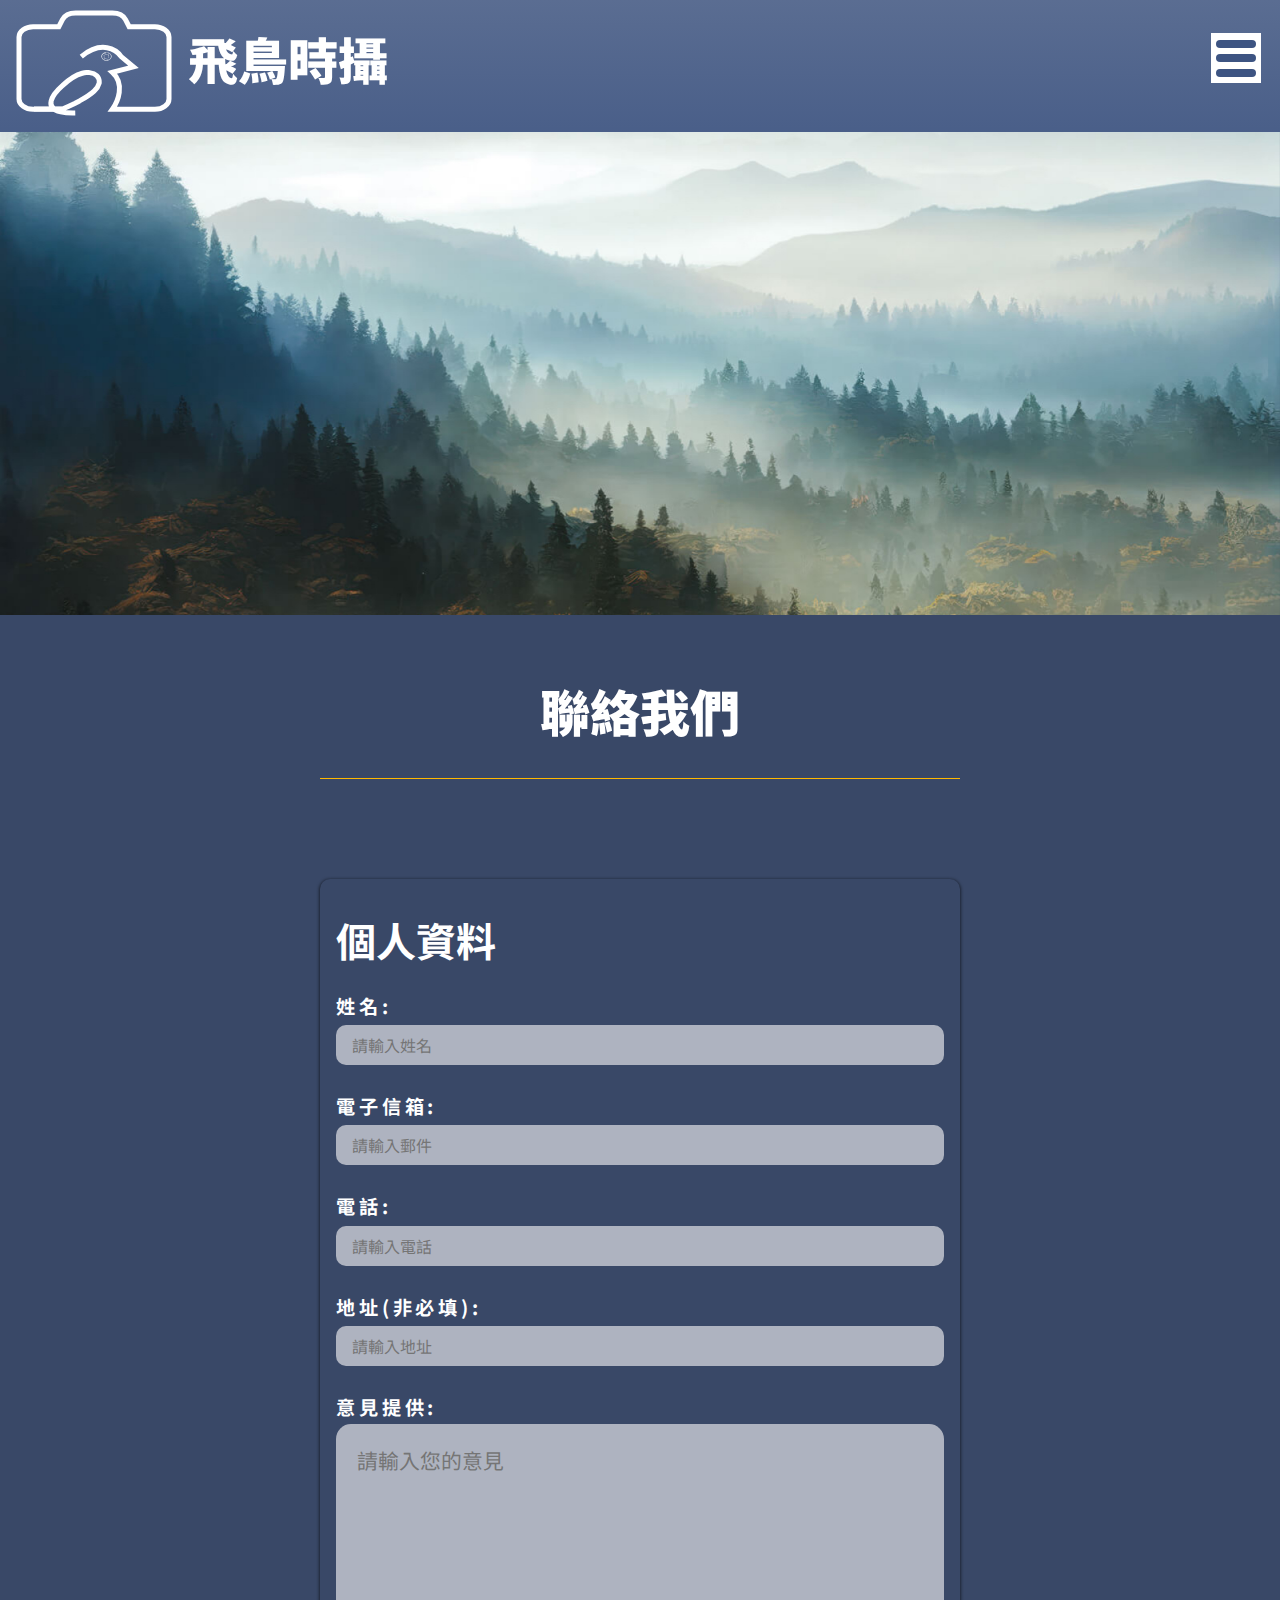
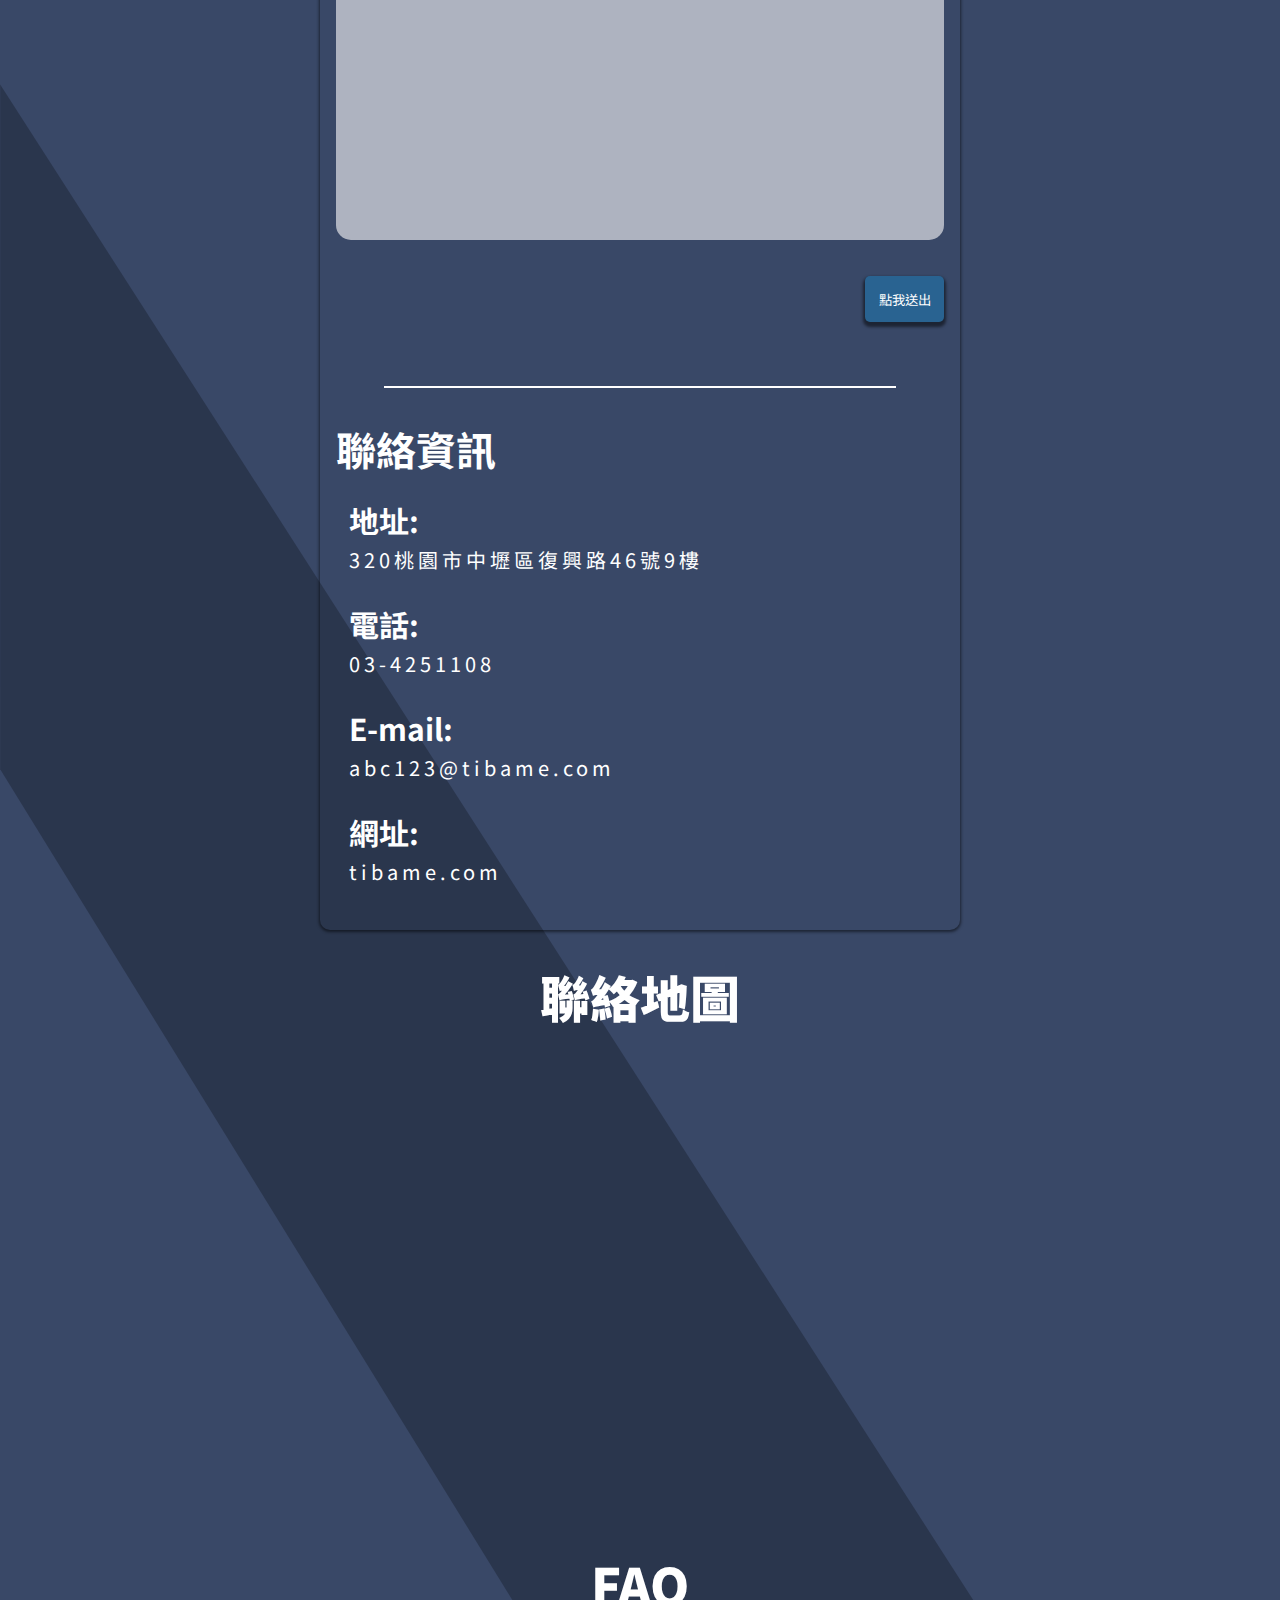
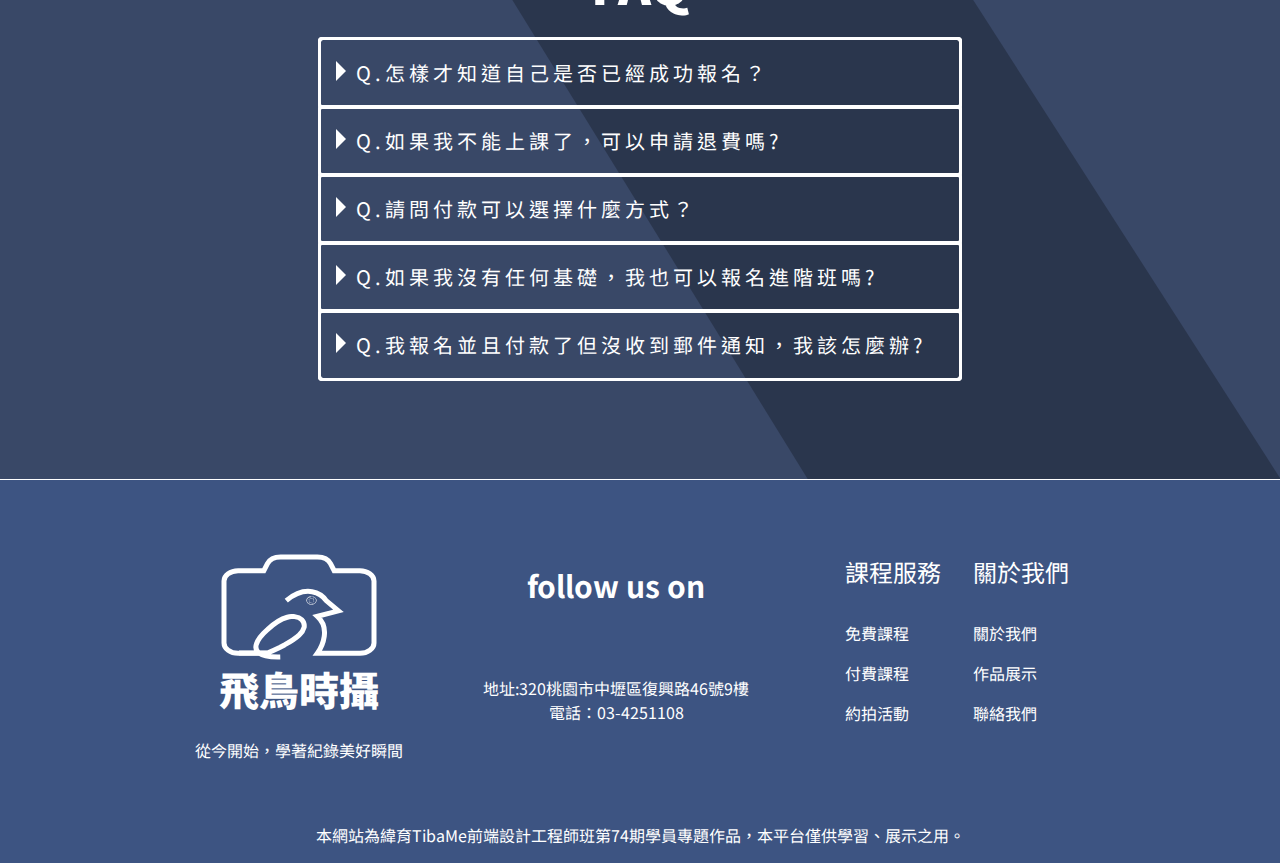
<file: contact_us.html>
<!DOCTYPE html>
<html lang="zh-Hant">
<head>
    <meta charset="UTF-8">
    <meta name="viewport" content="width=device-width, initial-scale=1.0">
    <title>聯絡我們</title>
    <link rel="stylesheet" href="https://cdnjs.cloudflare.com/ajax/libs/font-awesome/6.4.0/css/all.min.css"
        integrity="sha512-iecdLmaskl7CVkqkXNQ/ZH/XLlvWZOJyj7Yy7tcenmpD1ypASozpmT/E0iPtmFIB46ZmdtAc9eNBvH0H/ZpiBw=="
        crossorigin="anonymous" referrerpolicy="no-referrer" />
    <link rel="preconnect" href="https://fonts.googleapis.com">
    <link rel="preconnect" href="https://fonts.gstatic.com" crossorigin>
    <link href="https://fonts.googleapis.com/css2?family=Noto+Sans+TC:wght@400;700&display=swap" rel="stylesheet">
    <!-- 貓頭鷹 -->
    <link rel="stylesheet" href="./js/OwlCarousel/dist/assets/owl.carousel.min.css">
    <link rel="stylesheet" href="/js/OwlCarousel/dist/assets/owl.theme.default.min.css">
    <!-- self -->
    <link rel="stylesheet" href="./css/all.css">
    <link rel="stylesheet" href="./css/contact_body.css">
</head>
<script src="https://cdnjs.cloudflare.com/ajax/libs/jquery/3.7.0/jquery.min.js"></script>
<script src="./js/OwlCarousel/dist/owl.carousel.min.js"></script>
<script src="./js/contact_us.js"></script>
<body>
    <input type="checkbox" id="menu_switch">
    <header class="header">
        <div class="logo">
            <img src="./personal_project_picture/logo/Component 3.svg">
        </div>
        <div class="logo_name">
            <h2><a href="./index.html">飛鳥時攝</a></h2>
        </div>
        <label for="menu_switch" class="hamburger">
            <span></span>
            <span></span>
            <span></span>
        </label>
        <nav class="main_nav">
            <a href="./index.html" class="header_word">
                <span>首頁</span>
                <span>home page</span>
            </a>
            <a href="./about_us.html" class="header_word">
                <span>關於我們</span>
                <span> about us</span>
            </a>
            <a href="./class_introduce.html" class="header_word">
                <span>課程簡介</span>
                <span>class introduce</span>
            </a>
            <a href="./active.html" class="header_word">
                <span>約拍活動</span>
                <span>active</span>
            </a>
            <a href="./work.html" class="header_word">
                <span>作品展示</span>
                <span>art work</span>
            </a>
            <a href="./contact_us.html" class="header_word">
                <span>聯絡我們</span>
                <span>contact</span>
            </a>
        </nav>
    </header>
    <div class="page_body">
        <div class="big_img_block owl-carousel">
            <img src="./personal_project_picture/bigpic/bic_pic_active.jpg" alt="">
            <img src="./personal_project_picture/bigpic/big_pic_abouts.jpg" alt="">
            <img src="./personal_project_picture/bigpic/big_pic_paypage.jpg" alt="">
            <img src="./personal_project_picture/bigpic/big_pic_artilce.png" alt="">
            <img src="./personal_project_picture/bigpic/big_pic_free.jpg" alt="">
            <img src="./personal_project_picture/bigpic/big_pic_payclass.jpg" alt="">
            <img src="./personal_project_picture/bigpic/big_pic_contact.jpg" alt="">
        </div>
        <div class="title_block">
            <h2>聯絡我們</h2>
        </div>
        <div class="contact_block">
            <form action="" class="contact_form">
                <diinputv class="presonal_inf">
                    <div class="personal_title">
                        <h3>個人資料</h3>
                    </div>
                    <div class="personal_name">
                        <label for="name" class="personel_name_label">姓名:</label><br>
                        <input type="text" placeholder="請輸入姓名">
                    </div>
                    <div class="personal_email">
                        <label for="" class="personal_email_label">電子信箱:</label><br>
                        <input type="email" placeholder="請輸入郵件">
                    </div>
                    <div class="personal_phone">
                        <label for="" class="personal_phone_label">電話:</label><br>
                        <input type="tel" placeholder="請輸入電話">
                    </div>
                    <div class="personal_address">
                        <label for="" class="personal_address_label">地址(非必填):</label><br>
                        <input type="text" placeholder="請輸入地址">
                    </div>
                    <div class="personal_opinion">
                        <label for="" class="personal_opinion_label">意見提供:</label><br>
                        <textarea name="" id="" placeholder="請輸入您的意見"></textarea>
                    </div>
                    <div class="sent_button">
                        <button class="sent">點我送出</button>
                    </div>
                </diinputv>
            </form>
            <div class="center_line">
            </div>

            <div class="contact_inf">
                <h3>聯絡資訊</h3>
                <div class="contact_inf_card">
                    <div class="contact_inf_icon">
                        <i class="fa-sharp fa-solid fa-location-dot"></i>
                    </div>
                    <div class="contact_inf_word">
                        <h4>地址:</h4>
                        <p>320桃園市中壢區復興路46號9樓</p>
                    </div>
                </div>
                <div class="contact_inf_card">
                    <div class="contact_inf_icon">
                        <i class="fa-solid fa-phone"></i>
                    </div>
                    <div class="contact_inf_word">
                        <h4>電話:</h4>
                        <p> 03-4251108</p>
                    </div>
                </div>
                <div class="contact_inf_card">
                    <div class="contact_inf_icon">
                        <i class="fa-solid fa-paper-plane"></i>
                    </div>
                    <div class="contact_inf_word">
                        <h4>E-mail:</h4>
                        <p>abc123@tibame.com</p>
                    </div>
                </div>

                <div class="contact_inf_card">
                    <div class="contact_inf_icon">
                        <i class="fa-solid fa-house"></i>
                    </div>
                    <div class="contact_inf_word">
                        <h4>網址:</h4>
                        <p>tibame.com</p>
                    </div>
                </div>
            </div>
        </div>
        <div class="map">
            <h2>聯絡地圖</h2>
            <div class="google_map">
                <iframe
                    src="https://www.google.com/maps/embed?pb=!1m14!1m8!1m3!1d14468.996712784081!2d121.2250227!3d24.9576355!3m2!1i1024!2i768!4f13.1!3m3!1m2!1s0x346823ea50c732a5%3A0x1b5e6ee66e9fec49!2z57ev6IKyVGliYU1l6ZmE6Kit5Lit5aOi6IG36KiT5Lit5b-D!5e0!3m2!1szh-TW!2stw!4v1684073837550!5m2!1szh-TW!2stw"
                    width="600" height="450" style="border:0;" allowfullscreen="" loading="lazy"
                    referrerpolicy="no-referrer-when-downgrade"></iframe>
            </div>
        </div>
        <div class="question_block">
            <h2>FAQ</h2>
            <ul class="question_list">
                <li class="question_one">
                    <div class="question">
                        <p>Q.怎樣才知道自己是否已經成功報名？ </p>
                    </div>
                    <div class="answer">
                        <p>A:當您報名且付款成功時，我們會寄給您一封電子郵件向您通知報名成功訊息，上課時請向工作人員出示該電子郵件已證明您已報名該課程，故請您妥善保存該電子郵件。</p>
                    </div>
                </li>
                <li class="question_two">
                    <div class="question">
                        <p>Q.如果我不能上課了，可以申請退費嗎? </p>
                    </div>
                    <div class="answer">
                        <p>A:當您報名且付款成功時，我們會寄給您一封電子郵件向您通知報名成功訊息，上課時請向工作人員出示該電子郵件已證明您已報名該課程，故請您妥善保存該電子郵件。</p>
                    </div>
                </li>
                </li>
                <li class="question_three">
                    <div class="question">
                        <p>Q.請問付款可以選擇什麼方式？</p>
                    </div>
                    <div class="answer">
                        <p>A:當您報名且付款成功時，我們會寄給您一封電子郵件向您通知報名成功訊息，上課時請向工作人員出示該電子郵件已證明您已報名該課程，故請您妥善保存該電子郵件。</p>
                    </div>
                </li>
                <li class="question_four">
                    <div class="question">
                        <p>Q.如果我沒有任何基礎，我也可以報名進階班嗎?</p>
                    </div>
                    <div class="answer">
                        <p>A:當您報名且付款成功時，我們會寄給您一封電子郵件向您通知報名成功訊息，上課時請向工作人員出示該電子郵件已證明您已報名該課程，故請您妥善保存該電子郵件。</p>
                    </div>
                </li>
                <li class="question_five">
                    <div class="question">
                        <p>Q.我報名並且付款了但沒收到郵件通知，我該怎麼辦?</p>
                    </div>
                    <div class="answer">
                        <p>A:當您報名且付款成功時，我們會寄給您一封電子郵件向您通知報名成功訊息，上課時請向工作人員出示該電子郵件已證明您已報名該課程，故請您妥善保存該電子郵件。</p>
                    </div>
                </li>
            </ul>
        </div>
        <div class="background_bar">
            <img src="./personal_project_picture/tool/line.svg" alt="">
        </div>
    </div>
    <footer class="footer">
        <div class="footer_container">
            <div class="footer_logo">
                <div class="footer_logo_img">
                    <img src="./personal_project_picture/logo/Component 3.svg">
                </div>
                <div class="logo_name">
                    <h3><a href="./index.html">飛鳥時攝</a></h3>
                    <span>從今開始，學著紀錄美好瞬間</span>
                </div>
            </div>
            <div class="footer_icon">
                <h4>follow us on</h4>
                <div class="footer_icon_block">
                    <a href="#"><i class="fa-brands fa-square-twitter"></i></a>
                    <a href="#"><i class="fa-brands fa-square-facebook"></i></a>
                    <a href="#"><i class="fa-brands fa-square-instagram"></i></a>
                </div>
                <div class="address">
                    <span>地址:320桃園市中壢區復興路46號9樓</span>
                    <span>電話：03-4251108</span>
                </div>
            </div>
            <div class="content_block_one">
                <span>課程服務</span>
                <a href="./freeclass.html">免費課程</a>
                <a href="./pay_class.html">付費課程</a>
                <a href="./active.html">約拍活動</a>
            </div>
            <div class="content_block_two">
                <span>關於我們</span>
                <a href="./about_us.html">關於我們</a>
                <a href="./work.html">作品展示</a>
                <a href="./contact_us.html">聯絡我們</a>
            </div>
        </div>
        <div class="tibame">
            <span>本網站為緯育TibaMe前端設計工程師班第74期學員專題作品，本平台僅供學習、展示之用。</span>
        </div>
    </footer>
    <script>
       let question = document.querySelector(".question")
       let beforeStyle = window.getComputedStyle(question, ":before")
    </script>

</body>

</html>
</file>
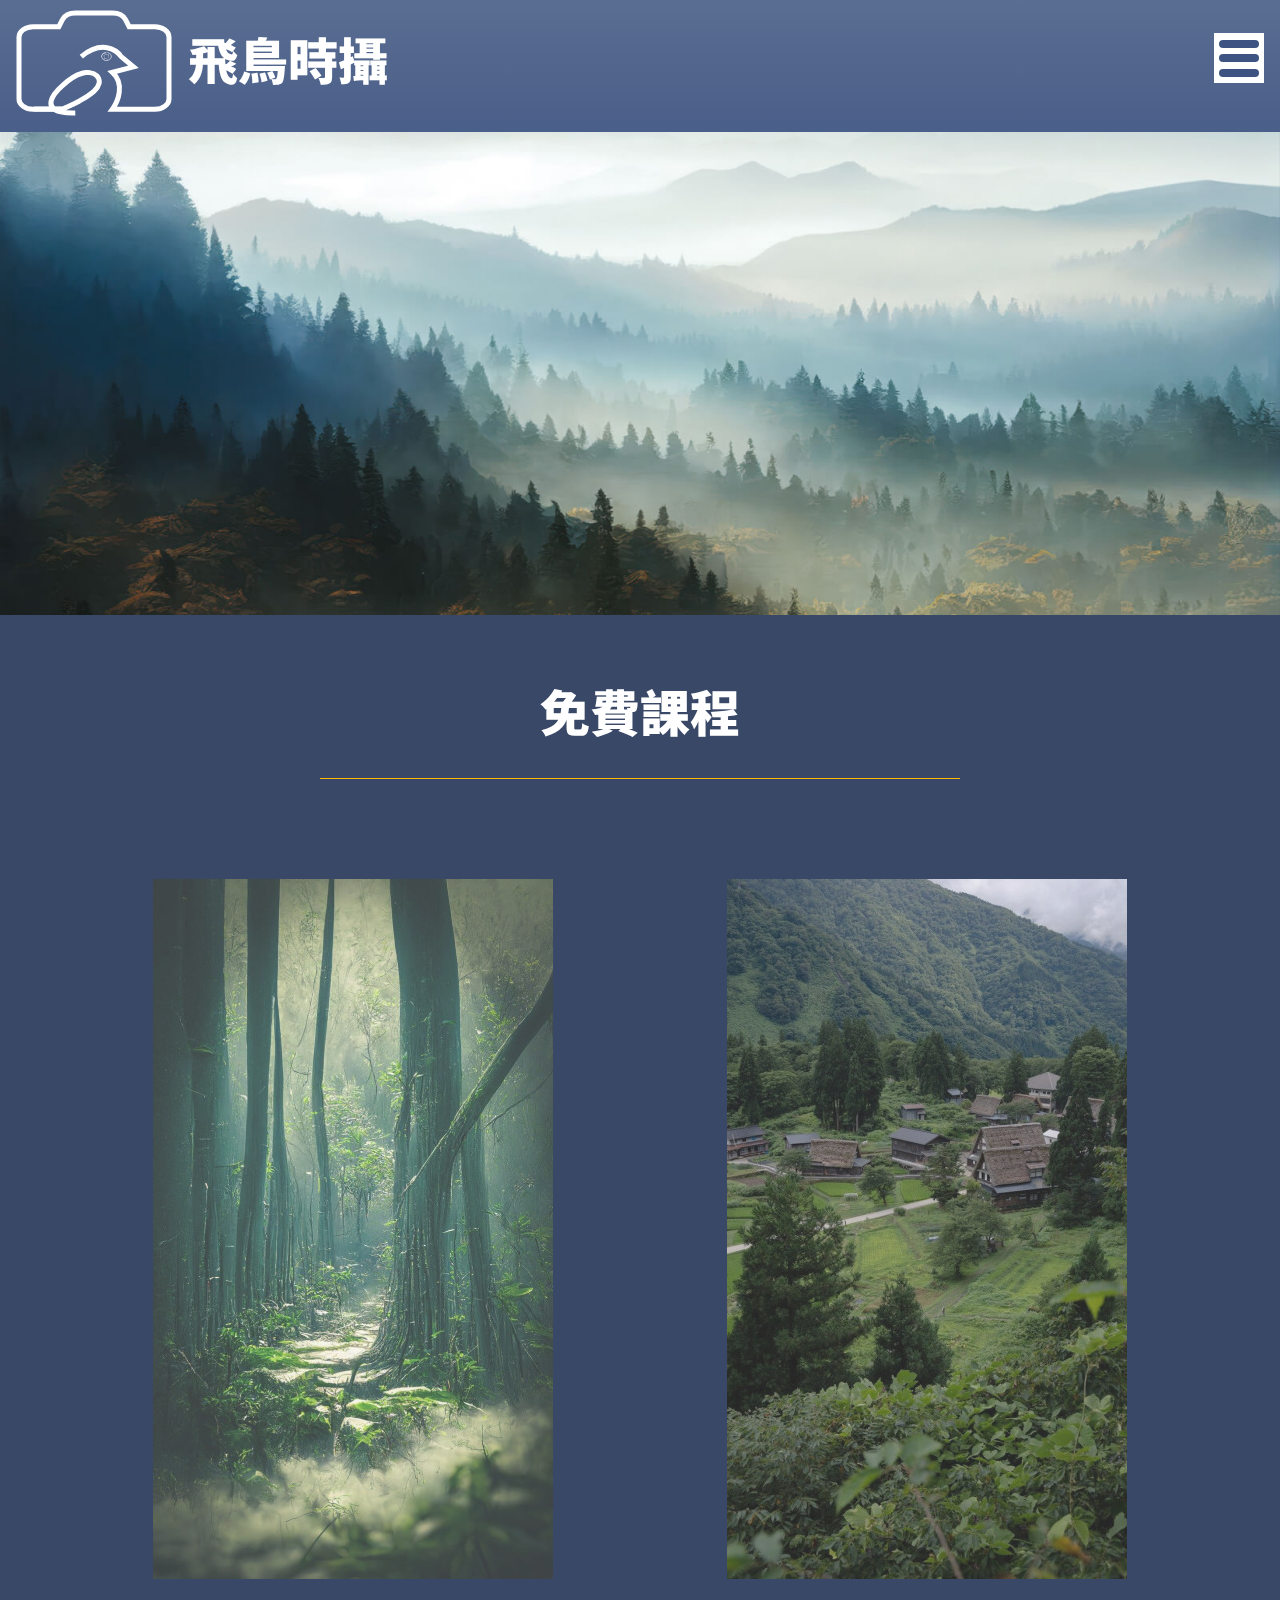
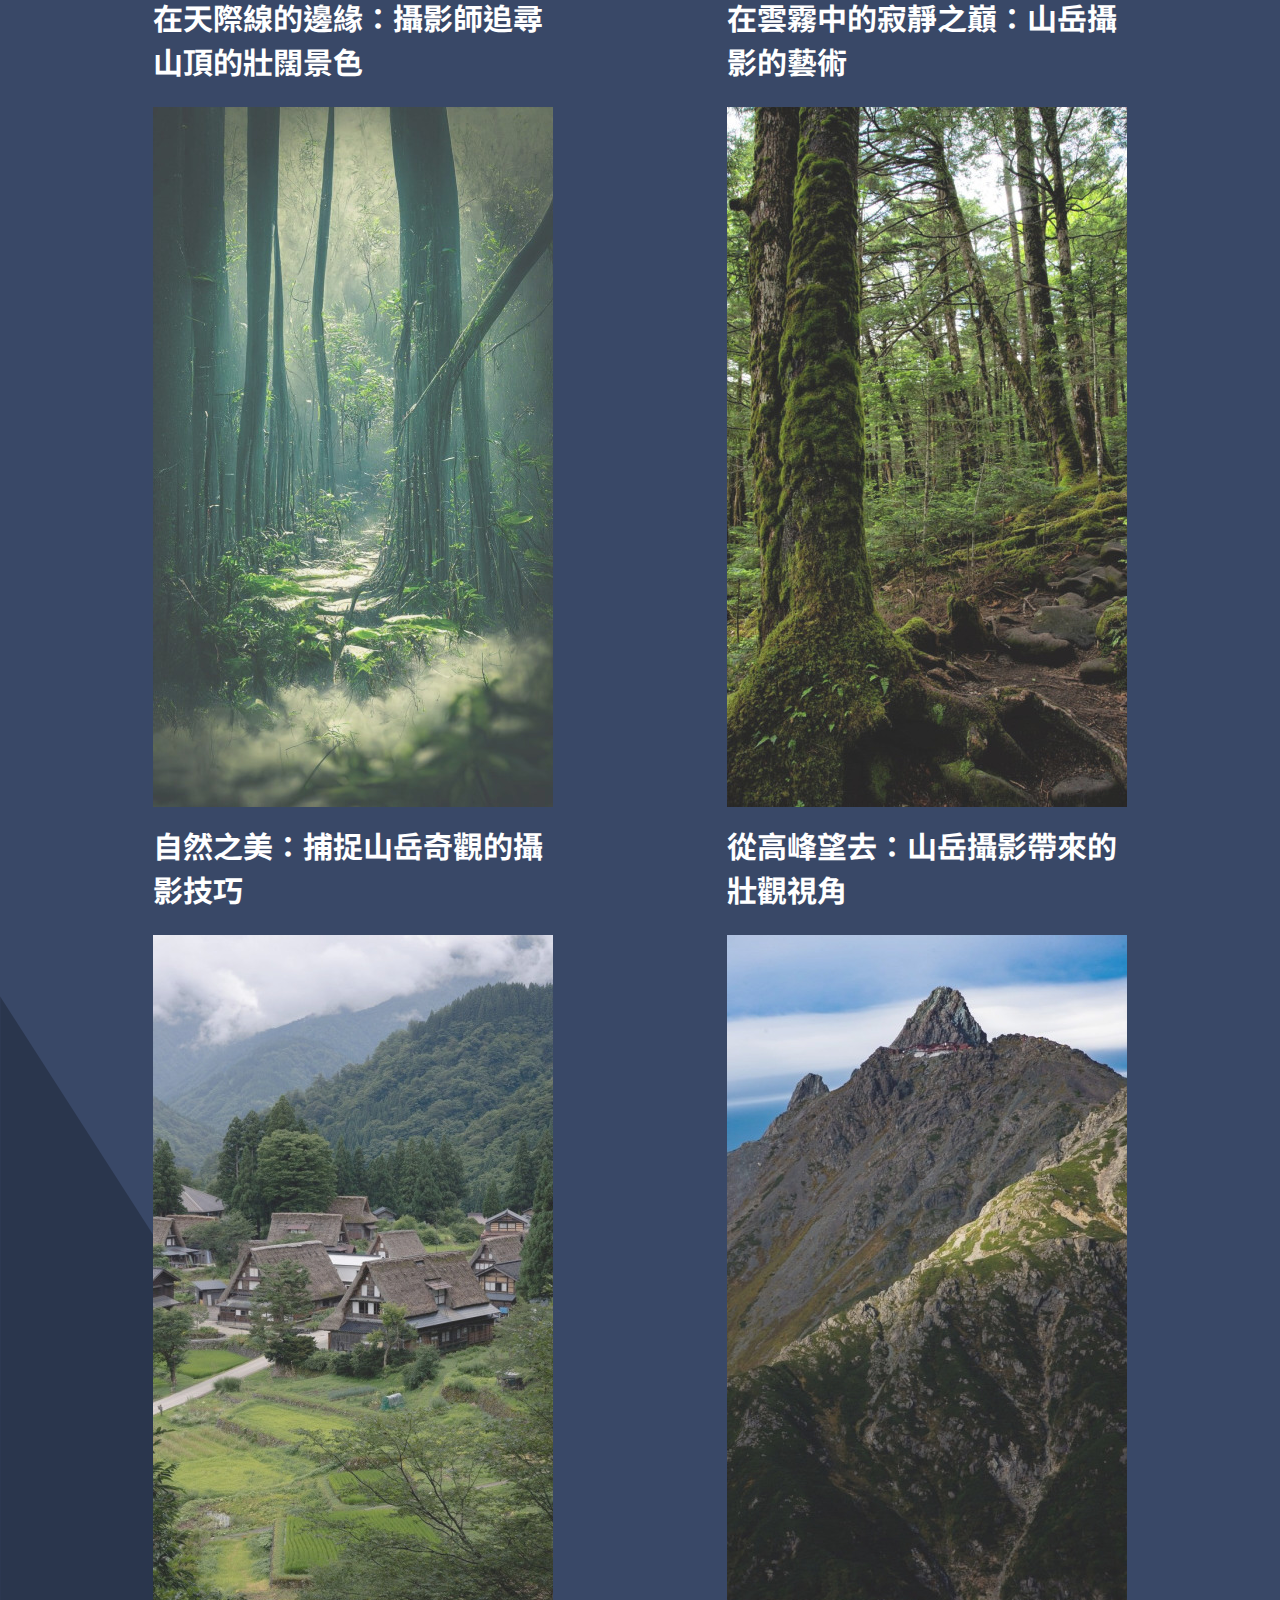
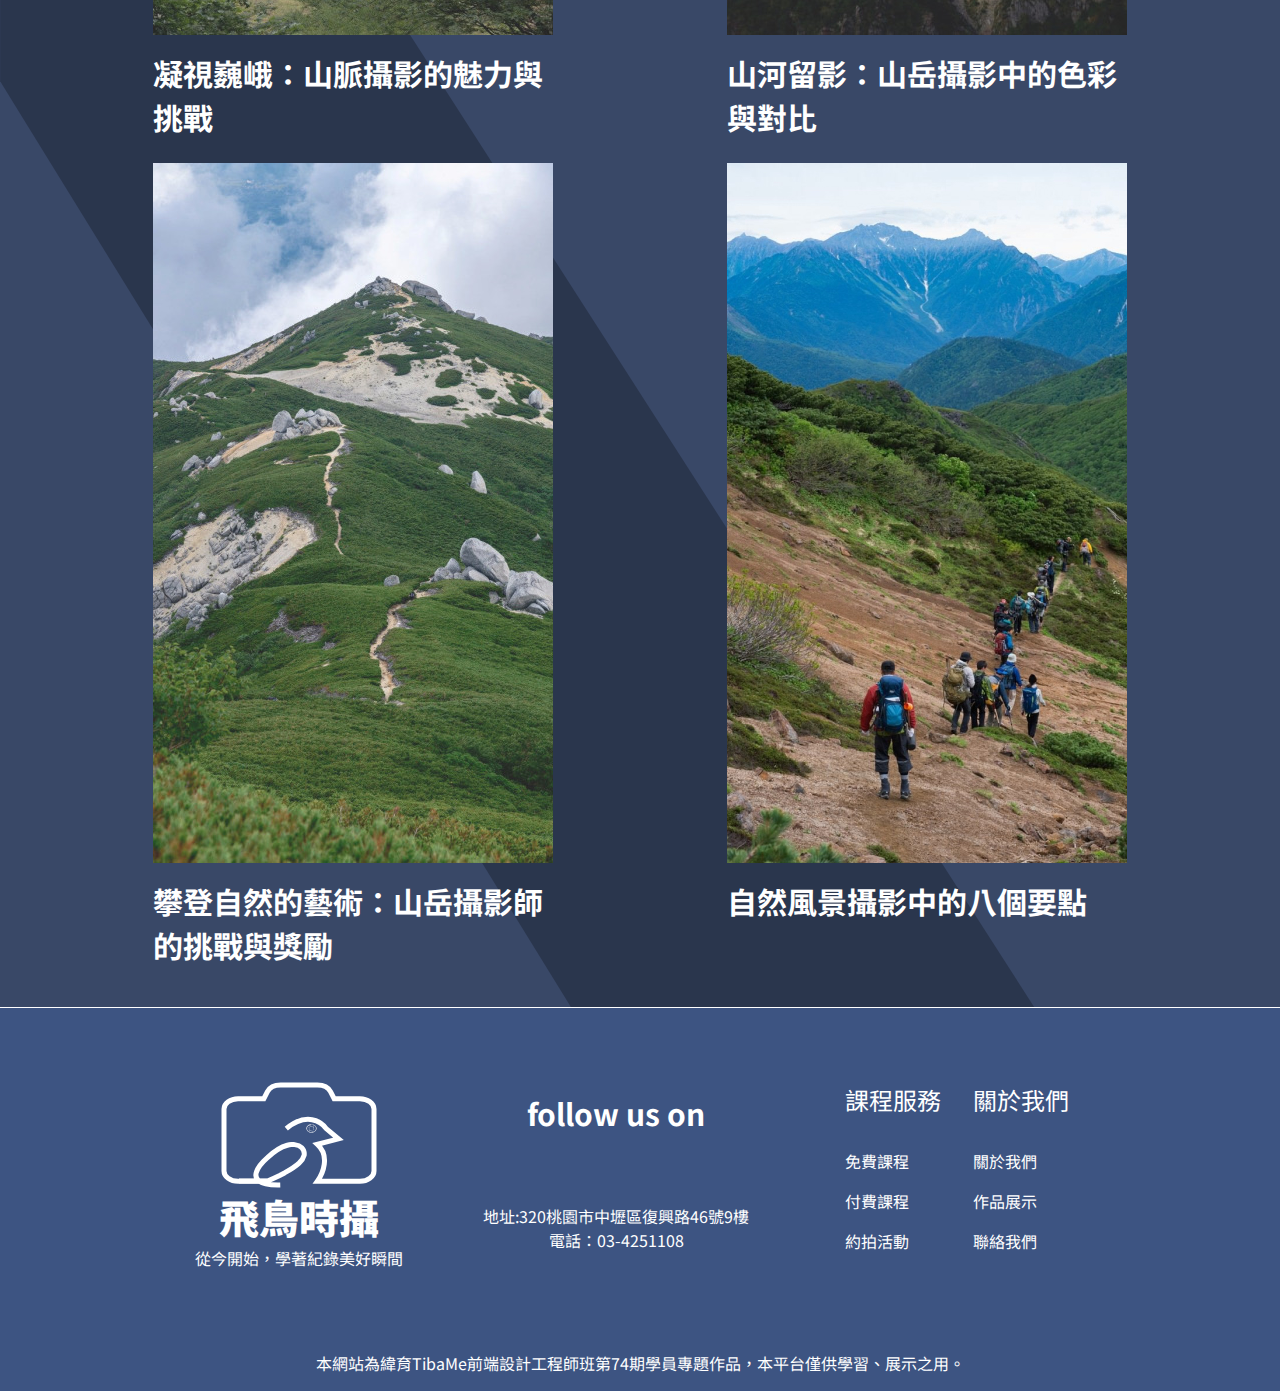
<file: freeclass.html>
<!DOCTYPE html>
<html lang="zh-Hant">
<head>
    <meta charset="UTF-8">
    <meta name="viewport" content="width=device-width, initial-scale=1.0">
    <title>免費課程</title>
    <link rel="stylesheet" href="https://cdnjs.cloudflare.com/ajax/libs/font-awesome/6.4.0/css/all.min.css"
        integrity="sha512-iecdLmaskl7CVkqkXNQ/ZH/XLlvWZOJyj7Yy7tcenmpD1ypASozpmT/E0iPtmFIB46ZmdtAc9eNBvH0H/ZpiBw=="
        crossorigin="anonymous" referrerpolicy="no-referrer" />
    <link rel="preconnect" href="https://fonts.googleapis.com">
    <link rel="preconnect" href="https://fonts.gstatic.com" crossorigin>
    <link href="https://fonts.googleapis.com/css2?family=Noto+Sans+TC:wght@400;700&display=swap" rel="stylesheet">
    <!-- 貓頭鷹 -->
    <link rel="stylesheet" href="./js/OwlCarousel/dist/assets/owl.carousel.min.css">
    <link rel="stylesheet" href="/js/OwlCarousel/dist/assets/owl.theme.default.min.css">
    <!-- self -->
    <link rel="stylesheet" href="./css/all.css">
    <link rel="stylesheet" href="./css/free_class.css">
</head>
<script src="https://cdnjs.cloudflare.com/ajax/libs/jquery/3.7.0/jquery.min.js"></script>
<script src="./js/OwlCarousel/dist/owl.carousel.min.js"></script>
<script src="./js/free_class.js"></script>
<body>
    <input type="checkbox" id="menu_switch">
    <header class="header">
        <div class="logo">
            <img src="./personal_project_picture/logo/Component 3.svg">
        </div>
        <div class="logo_name">
            <h2><a href="./index.html">飛鳥時攝</a></h2>
        </div>
        <label for="menu_switch" class="hamburger">
            <span></span>
            <span></span>
            <span></span>
        </label>
        <nav class="main_nav">
            <a href="./index.html" class="header_word">
                <span>首頁</span>
                <span>home page</span>
            </a>
            <a href="./about_us.html" class="header_word">
                <span>關於我們</span>
                <span> about us</span>
            </a>
            <a href="./class_introduce.html" class="header_word">
                <span>課程簡介</span>
                <span>class introduce</span>
            </a>
            <a href="./active.html" class="header_word">
                <span>約拍活動</span>
                <span>active</span>
            </a>
            <a href="./work.html" class="header_word">
                <span>作品展示</span>
                <span>art work</span>
            </a>
            <a href="./contact_us.html" class="header_word">
                <span>聯絡我們</span>
                <span>contact</span>
            </a>
        </nav>
    </header>
    <div class="page_body">
        <div class="big_img_block owl-carousel">
            <img src="./personal_project_picture/bigpic/bic_pic_active.jpg" alt="">
            <img src="./personal_project_picture/bigpic/big_pic_abouts.jpg" alt="">
            <img src="./personal_project_picture/bigpic/big_pic_paypage.jpg" alt="">
            <img src="./personal_project_picture/bigpic/big_pic_artilce.png" alt="">
            <img src="./personal_project_picture/bigpic/big_pic_free.jpg" alt="">
            <img src="./personal_project_picture/bigpic/big_pic_payclass.jpg" alt="">
            <img src="./personal_project_picture/bigpic/big_pic_contact.jpg" alt="">
        </div>
        <div class="title_block">
            <h2>免費課程</h2>
        </div>
        <div class="artical_card_block">
            <div class="artical_card_block_one">
                <div class="class_card">
                    <div class="card_img">
                        <a href="./class_article.html">
                            <img src="./personal_project_picture/free/free_three.jpg" alt="">
                            <div class="card_shadow"></div>
                            <div class="card_word_inner">
                                <div class="card_title">
                                    <h4><a href="./class_article.html">在天際線的邊緣：攝影師追尋山頂的壯闊景色</a></h4>
                                </div>
                                <div class="card_word">
                                    <p><a href="./class_article.html">本文描述老師們使用特定的角度和適當的鏡頭，捕捉山脈的壯麗線條、峰巒的層次感和湖泊的倒影，呈現出山岳奇觀的美麗。</a></p>
                                </div>
                            </div>
                        </a>
                    </div>
                </div>
                <div class="class_card">
                    <div class="card_img">
                        <a href="./class_article.html">
                            <img src="./personal_project_picture/free/free_two.jpg" alt="">
                            <div class="card_shadow"></div>
                            <div class="card_word_inner">
                                <div class="card_title">
                                    <h4><a href="./class_article.html">在雲霧中的寂靜之巔：山岳攝影的藝術</a></h4>
                                </div>
                                <div class="card_word">
                                    <p><a href="./class_article.html">雲霧籠罩的山岳景觀為攝影師帶來一種神秘感，如何利用光影與視覺對比捕捉山巔的靜謐美感。耐心看完，你一定有所收穫</a></p>
                                </div>
                            </div>

                        </a>
                    </div>

                </div>
                <div class="class_card">
                    <div class="card_img">
                        <a href="./class_article.html">
                            <img src="./personal_project_picture/free/free_three.jpg" alt="">
                            <div class="card_shadow"></div>
                            <div class="card_word_inner">
                                <div class="card_title">
                                    <h4><a href="./class_article.html">自然之美：捕捉山岳奇觀的攝影技巧</a></h4>
                                </div>
                                <div class="card_word">
                                    <p><a href="./class_article.html">本文描述老師們使用特定的角度和適當的鏡頭，捕捉山脈的壯麗線條、峰巒的層次感和湖泊的倒影，呈現出山岳奇觀的美麗。</a></p>
                                </div>
                            </div>

                        </a>
                    </div>
                </div>
                <div class="class_card">
                    <div class="card_img">
                        <a href="./class_article.html">
                            <img src="./personal_project_picture/free/free_four.jpg" alt="">
                            <div class="card_shadow"></div>
                            <div class="card_word_inner">
                                <div class="card_title">
                                    <h4><a href="./class_article.html">從高峰望去：山岳攝影帶來的壯觀視角</a></h4>
                                </div>
                                <div class="card_word">
                                    <p><a href="./class_article.html">山岳攝影帶來的壯觀視角" - 高峰的攝影視角能將觀眾帶入壯麗的山脈景觀，營造出令人驚嘆和震撼的視覺效果。</a></p>
                                </div>
                            </div>
                        </a>
                    </div>
                </div>
                <div class="class_card">
                    <div class="card_img">
                        <a href="./class_article.html">
                            <img src="./personal_project_picture/free/free_five.jpg" alt="">
                            <div class="card_shadow"></div>
                            <div class="card_word_inner">
                                <div class="card_title">
                                    <h4><a href="./class_article.html">凝視巍峨：山脈攝影的魅力與挑戰</a></h4>
                                </div>
                                <div class="card_word">
                                    <p><a href="./class_article.html">捕捉山脈的攝影需要技巧和耐心，老師們祕而不宣的獨特構圖、光線和色彩，呈現山脈的宏偉和壯觀。</a></p>
                                </div>
                            </div>
                        </a>
                    </div>

                </div>
                <div class="class_card">
                    <div class="card_img">
                        <a href="./class_article.html">
                            <img src="./personal_project_picture/free/free_six.jpg" alt="">
                            <div class="card_shadow"></div>
                            <div class="card_word_inner">
                                <div class="card_title">
                                    <h4><a href="./class_article.html">山河留影：山岳攝影中的色彩與對比</a></h4>
                                </div>
                                <div class="card_word">
                                    <p><a href="./class_article.html">本文收錄許多攝影師通過運用色彩對比和明暗效果的經驗，捕捉山脈的變化豐富性，從而表達出山岳景觀的獨特之處。</a></p>
                                </div>
                            </div>

                        </a>
                    </div>
                </div>
                <div class="class_card">
                    <div class="card_img">
                        <a href="./class_article.html">
                            <img src="./personal_project_picture/free/free_seven.jpg" alt="">
                            <div class="card_shadow"></div>
                            <div class="card_word_inner">
                                <div class="card_title">
                                    <h4><a href="./class_article.html">攀登自然的藝術：山岳攝影師的挑戰與獎勵</a></h4>
                                </div>
                                <div class="card_word">
                                    <p><a href="./class_article.html">"山岳攝影師的挑戰與獎勵" - 攝影師攀登山峰，追尋極致的攝影構圖，並從中獲得視覺和內心上的豐盛回報。</a></p>
                                </div>
                            </div>
                        </a>
                    </div>
                </div>
                <div class="class_card">
                    <div class="card_img">
                        <a href="./class_article.html">
                            <img src="./personal_project_picture/free/free_eight.jpg" alt="">
                            <div class="card_shadow"></div>
                            <div class="card_word_inner">
                                <div class="card_title">
                                    <h4><a href="./class_article.html">自然風景攝影中的八個要點</a></h4>
                                </div>
                                <div class="card_word">
                                    <p><a href="./class_article.html">構圖、光線、對焦、曝光、色彩、景深、運動捕捉、創意角度。本文將深入講解各要點的基本概念</a></p>
                                </div>
                            </div>

                        </a>
                    </div>
                </div>
                <!-- <div class="class_card">
                    <div class="card_img">
                        <img src="./personal_project_picture/free/free_nine.jpg" alt="">
                        <a href="./class_article.html">
                            <div class="card_shadow">
                                <div class="card_word">
                                    <p>山岳攝影中的獨特視角" - 每個攝影師都有自己獨特的視角，他們透過個人風格和感知方式，呈現出對山脈的獨特情感和熱愛。</p>
                                </div>
                            </div>
                        </a>
                    </div>
                    <div class="card_title">
                        <h3><a href="./class_article.html">眾山小，我獨愛：山岳攝影中的獨特視角</a></h3>
                    </div>
                </div>
                <div class="class_card">
                    <div class="card_img">
                        <img src="./personal_project_picture/free/free_ten.jpg" alt="">
                        <a href="./class_article.html">
                            <div class="card_shadow">
                                <div class="card_word">
                                    <p>攝影師攀登山峰，站在天際線的邊緣，透過鏡頭捕捉山頂的壯麗景色，營造出令人屏息的美麗畫面。</p>
                                </div>
                            </div>
                        </a>
                    </div>
                    <div class="card_title">
                        <h3><a href="./class_article.html">在天際線的邊緣：攝影師追尋山頂的壯闊景色</a></h3>
                    </div>
                </div> -->
            </div>
            <div class="background_bar">
                <img src="./personal_project_picture/tool/line.svg" alt="">
            </div>
        </div>
        <footer class="footer">
            <div class="footer_container">
                <div class="footer_logo">
                    <div class="footer_logo_img">
                        <img src="./personal_project_picture/logo/Component 3.svg">
                    </div>
                    <div class="logo_name">
                        <h3><a href="./index.html">飛鳥時攝</a></h3>
                        <span>從今開始，學著紀錄美好瞬間</span>
                    </div>
                </div>
                <div class="footer_icon">
                    <h4>follow us on</h4>
                    <div class="footer_icon_block">
                        <a href="#"><i class="fa-brands fa-square-twitter"></i></a>
                        <a href="#"><i class="fa-brands fa-square-facebook"></i></a>
                        <a href="#"><i class="fa-brands fa-square-instagram"></i></a>
                    </div>
                    <div class="address">
                        <span>地址:320桃園市中壢區復興路46號9樓</span>
                        <span>電話：03-4251108</span>
                    </div>
                </div>
                <div class="content_block_one">
                    <span>課程服務</span>
                    <a href="./freeclass.html">免費課程</a>
                    <a href="./pay_class.html">付費課程</a>
                    <a href="./active.html">約拍活動</a>
                </div>
                <div class="content_block_two">
                    <span>關於我們</span>
                    <a href="./about_us.html">關於我們</a>
                    <a href="./work.html">作品展示</a>
                    <a href="./contact_us.html">聯絡我們</a>
                </div>
            </div>
            <div class="tibame">
                <span>本網站為緯育TibaMe前端設計工程師班第74期學員專題作品，本平台僅供學習、展示之用。</span>
            </div>
        </footer>
</body>

</html>
</file>
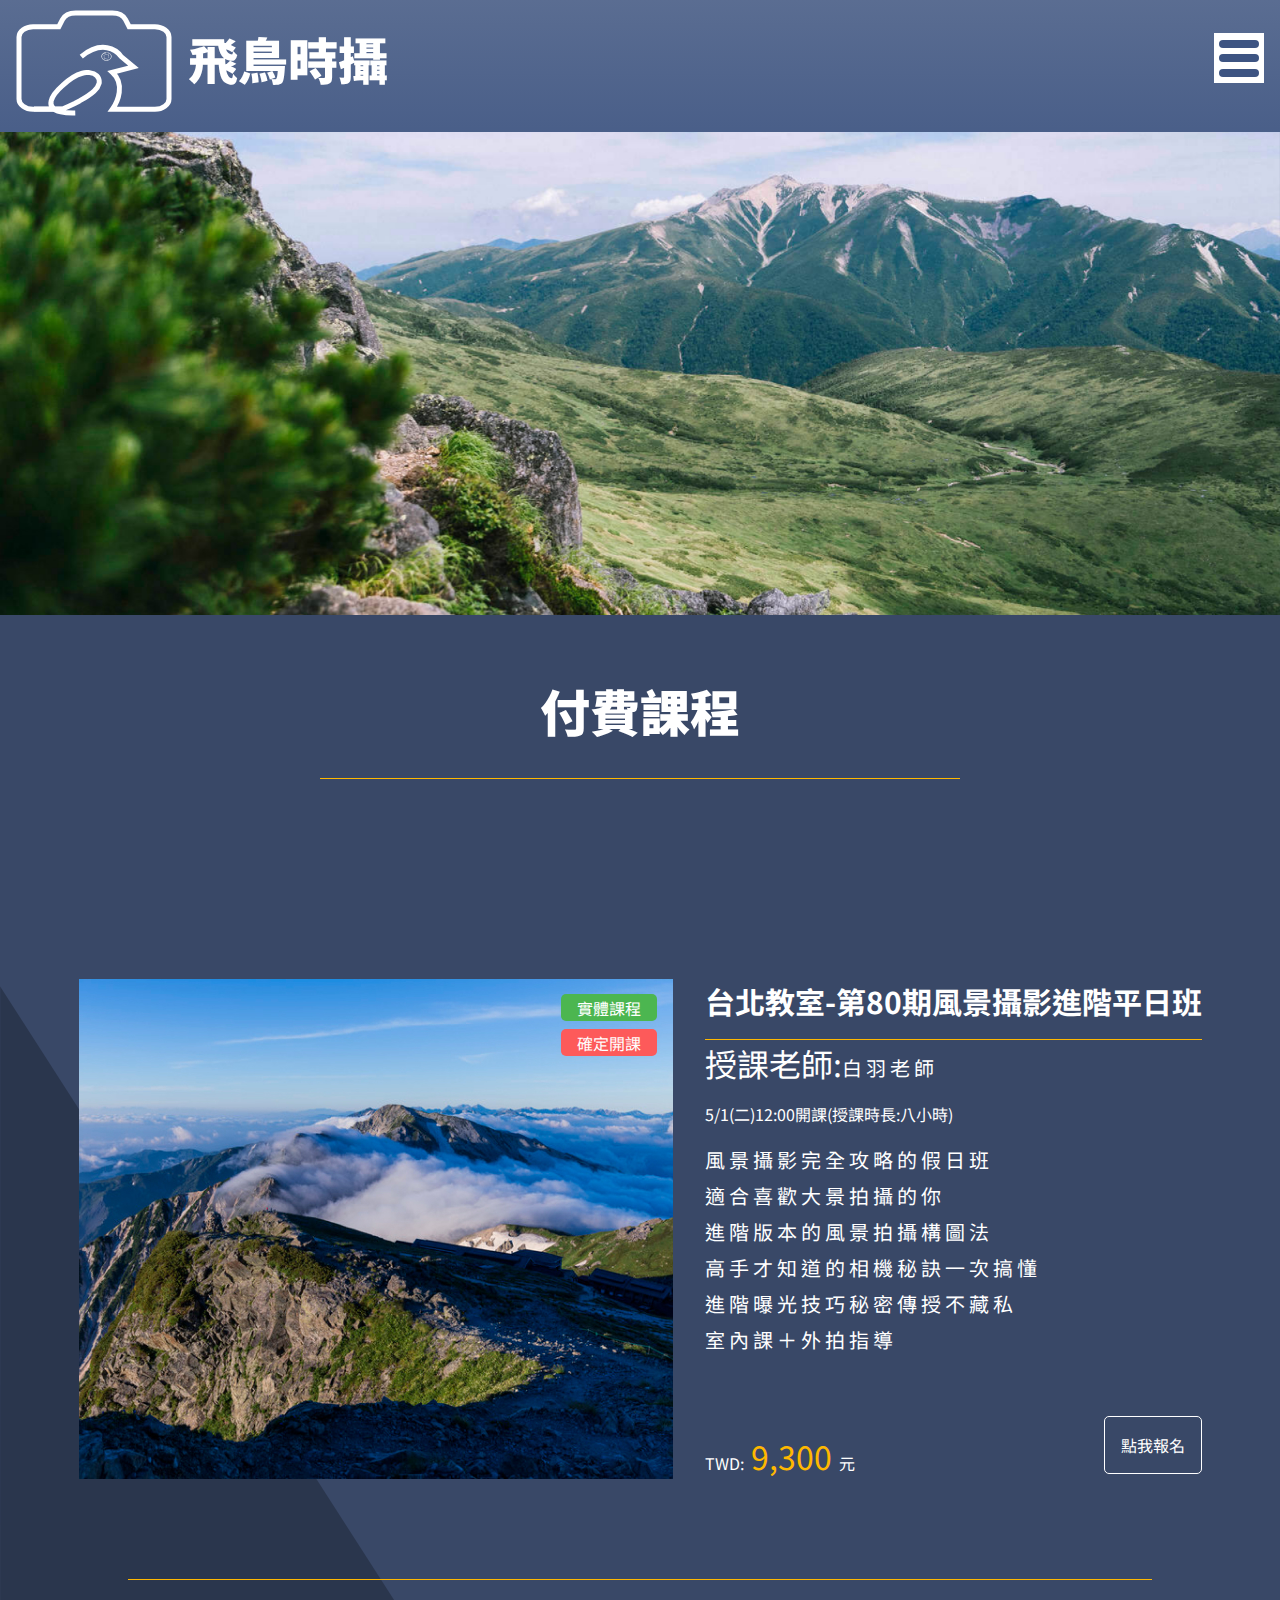
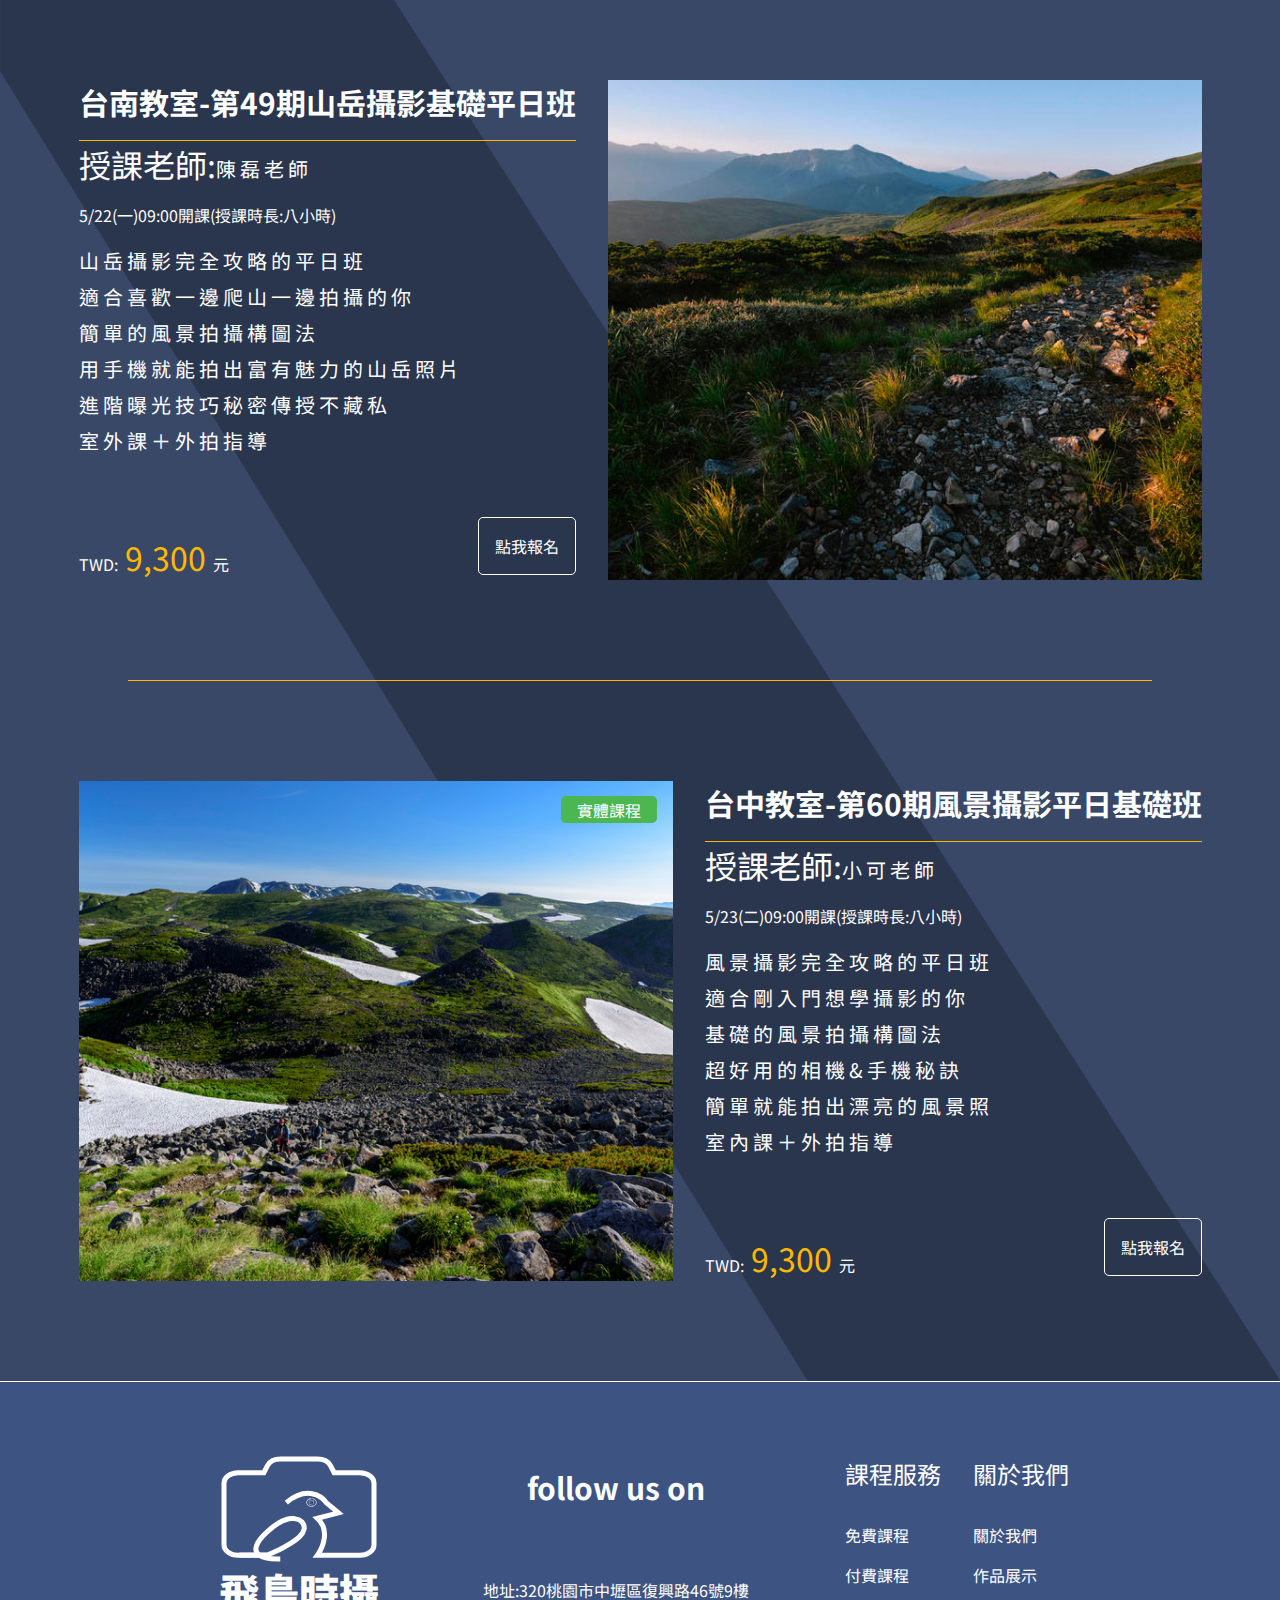
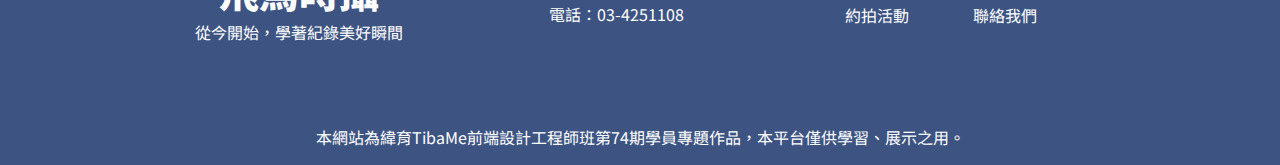
<file: pay_class.html>
<!DOCTYPE html>
<html lang="zh-Hant">
<head>
    <meta charset="UTF-8">
    <meta name="viewport" content="width=device-width, initial-scale=1.0">
    <title>付費課程</title>
    <link rel="stylesheet" href="https://cdnjs.cloudflare.com/ajax/libs/font-awesome/6.4.0/css/all.min.css"
        integrity="sha512-iecdLmaskl7CVkqkXNQ/ZH/XLlvWZOJyj7Yy7tcenmpD1ypASozpmT/E0iPtmFIB46ZmdtAc9eNBvH0H/ZpiBw=="
        crossorigin="anonymous" referrerpolicy="no-referrer" />
    <link rel="preconnect" href="https://fonts.googleapis.com">
    <link rel="preconnect" href="https://fonts.gstatic.com" crossorigin>
    <link href="https://fonts.googleapis.com/css2?family=Noto+Sans+TC:wght@400;700&display=swap" rel="stylesheet">
    <!-- 貓頭鷹 -->
    <link rel="stylesheet" href="./js/OwlCarousel/dist/assets/owl.carousel.min.css">
    <link rel="stylesheet" href="/js/OwlCarousel/dist/assets/owl.theme.default.min.css">
    <!-- self -->
    <link rel="stylesheet" href="./css/all.css">
    <link rel="stylesheet" href="./css/pay_class.css">
</head>
<script src="https://cdnjs.cloudflare.com/ajax/libs/jquery/3.7.0/jquery.min.js"></script>
<script src="./js/OwlCarousel/dist/owl.carousel.min.js"></script>
<script src="./js/pay_class.js"></script>
<body>
    <input type="checkbox" id="menu_switch">
    <header class="header">
        <div class="logo">
            <img src="./personal_project_picture/logo/Component 3.svg">
        </div>
        <div class="logo_name">
            <h2><a href="./index.html">飛鳥時攝</a></h2>
        </div>
        <label for="menu_switch" class="hamburger">
            <span></span>
            <span></span>
            <span></span>
        </label>
        <nav class="main_nav">
            <a href="./index.html" class="header_word">
                <span>首頁</span>
                <span>home page</span>
            </a>
            <a href="./about_us.html" class="header_word">
                <span>關於我們</span>
                <span> about us</span>
            </a>
            <a href="./class_introduce.html" class="header_word">
                <span>課程簡介</span>
                <span>class introduce</span>
            </a>
            <a href="./active.html" class="header_word">
                <span>約拍活動</span>
                <span>active</span>
            </a>
            <a href="./work.html" class="header_word">
                <span>作品展示</span>
                <span>art work</span>
            </a>
            <a href="./contact_us.html" class="header_word">
                <span>聯絡我們</span>
                <span>contact</span>
            </a>
        </nav>
    </header>
    <div class="page_body">
        <div class="big_img_block owl-carousel">
            <img src="./personal_project_picture/bigpic/big_pic_work.jpg" alt="">
            <img src="./personal_project_picture/bigpic/bic_pic_active.jpg" alt="">
            <img src="./personal_project_picture/bigpic/big_pic_abouts.jpg" alt="">
            <img src="./personal_project_picture/bigpic/big_pic_paypage.jpg" alt="">
            <img src="./personal_project_picture/bigpic/big_pic_artilce.png" alt="">
            <img src="./personal_project_picture/bigpic/big_pic_free.jpg" alt="">
            <img src="./personal_project_picture/bigpic/big_pic_payclass.jpg" alt="">
            <img src="./personal_project_picture/bigpic/big_pic_contact.jpg" alt="">
        </div>
        <div class="title_block">
            <h2>付費課程</h2>
        </div>
        <div class="pay_class_one">
            <div class="pay_class_inner">
                <div class="pay_class_img">
                    <img src="./personal_project_picture/payclass/pay1.jpg" alt="">
                    <div class="card_stick">
                        <div class="card_stick_sure">
                            <span>確定開課</span>
                        </div>
                        <div class="card_stick_real">
                            <span>實體課程</span>
                        </div>
                    </div>
                </div>
                <div class="pay_class_word_block">
                    <div class="pay_class_word_title">
                        <h4>台北教室-第80期風景攝影進階平日班</h4>
                    </div>
                    <div class="teacher_name">
                        <span>授課老師:</span>
                        <p>白羽老師</p>
                    </div>
                    <div class="class_date">
                        <span>5/1(二)12:00開課​(授課時長:八小時)</span>
                    </div>
                    <div class="class_word">
                        <p>
                            風景攝影完全攻略的假日班<br>
                            適合喜歡大景拍攝的你<br>
                            進階版本的風景拍攝構圖法<br>
                            高手才知道的相機秘訣一次搞懂<br>
                            進階曝光技巧秘密傳授不藏私<br>
                            室內課＋外拍指導<br></p>
                    </div>
                    <div class="price_signup">
                        <div class="price">
                            <span>TWD:</span>
                            9,300
                            <span>元</span>
                        </div>
                        <a href="./pay_page.html">
                            <span class="signup">點我報名</span>
                        </a>
                    </div>
                </div>
            </div>
        </div>
        <div class="end_line"></div>
        <div class="pay_class_two">
            <div class="pay_class_inner">
                <div class="pay_class_img">
                    <img src="./personal_project_picture/payclass/pay2.jpg" alt="">
                </div>
                <div class="pay_class_word_block">
                    <div class="pay_class_word_title">
                        <h4>台南教室-第49期山岳攝影基礎平日班</h4>
                    </div>
                    <div class="teacher_name">
                        <span>授課老師:</span>
                        <p>陳磊老師</p>
                    </div>
                    <div class="class_date">
                        <span>5/22(一)09:00開課​(授課時長:八小時)</span>
                    </div>
                    <div class="class_word">
                        <p>
                            山岳攝影完全攻略的平日班<br>
                            適合喜歡一邊爬山一邊拍攝的你<br>
                            簡單的風景拍攝構圖法<br>
                            用手機就能拍出富有魅力的山岳照片<br>
                            進階曝光技巧秘密傳授不藏私<br>
                            室外課＋外拍指導<br></p>
                    </div>
                    <div class="price_signup">
                        <div class="price">
                            <span>TWD:</span>
                            9,300
                            <span>元</span>
                        </div>
                        <a href="./pay_page.html">
                            <span class="signup">點我報名</span>
                        </a>
                    </div>
                </div>
            </div>
        </div>
        <div class="end_line"></div>
        <div class="pay_class_three">
            <div class="pay_class_inner">
                <div class="pay_class_img">
                    <img src="./personal_project_picture/payclass/pay3.jpg" alt="">
                    <div class="card_stick">
                        <div class="card_stick_real">
                            <span>實體課程</span>
                        </div>
                    </div>
                </div>
                <div class="pay_class_word_block">
                    <div class="pay_class_word_title">
                        <h4>台中教室-第60期風景攝影平日基礎班</h4>
                    </div>
                    <div class="teacher_name">
                        <span>授課老師:</span>
                        <p>小可老師</p>
                    </div>
                    <div class="class_date">
                        <span>5/23(二)09:00開課​(授課時長:八小時)</span>
                    </div>
                    <div class="class_word">
                        <p>
                            風景攝影完全攻略的平日班<br>
                            適合剛入門想學攝影的你<br>
                            基礎的風景拍攝構圖法<br>
                            超好用的相機&手機秘訣<br>
                            簡單就能拍出漂亮的風景照<br>
                            室內課＋外拍指導<br></p>
                    </div>
                    <div class="price_signup">
                        <div class="price">
                            <span>TWD:</span>
                            9,300
                            <span>元</span>
                        </div>
                        <a href="./pay_page.html">
                            <span class="signup">點我報名</span>
                        </a>
                    </div>
                </div>
            </div>
        </div>
        <div class="background_bar">
            <img src="./personal_project_picture/tool/line.svg" alt="">
        </div>
    </div>
    <footer class="footer">
        <div class="footer_container">
            <div class="footer_logo">
                <div class="footer_logo_img">
                    <img src="./personal_project_picture/logo/Component 3.svg">
                </div>
                <div class="logo_name">
                    <h3><a href="./index.html">飛鳥時攝</a></h3>
                    <span>從今開始，學著紀錄美好瞬間</span>
                </div>
            </div>
            <div class="footer_icon">
                <h4>follow us on</h4>
                <div class="footer_icon_block">
                    <a href="#"><i class="fa-brands fa-square-twitter"></i></a>
                    <a href="#"><i class="fa-brands fa-square-facebook"></i></a>
                    <a href="#"><i class="fa-brands fa-square-instagram"></i></a>
                </div>
                <div class="address">
                    <span>地址:320桃園市中壢區復興路46號9樓</span>
                    <span>電話：03-4251108</span>
                </div>
            </div>
            <div class="content_block_one">
                <span>課程服務</span>
                <a href="./freeclass.html">免費課程</a>
                <a href="./pay_class.html">付費課程</a>
                <a href="./active.html">約拍活動</a>
            </div>
            <div class="content_block_two">
                <span>關於我們</span>
                <a href="./about_us.html">關於我們</a>
                <a href="./work.html">作品展示</a>
                <a href="./contact_us.html">聯絡我們</a>
            </div>
        </div>
        <div class="tibame">
            <span>本網站為緯育TibaMe前端設計工程師班第74期學員專題作品，本平台僅供學習、展示之用。</span>
        </div>
    </footer>

</body>

</html>
</file>
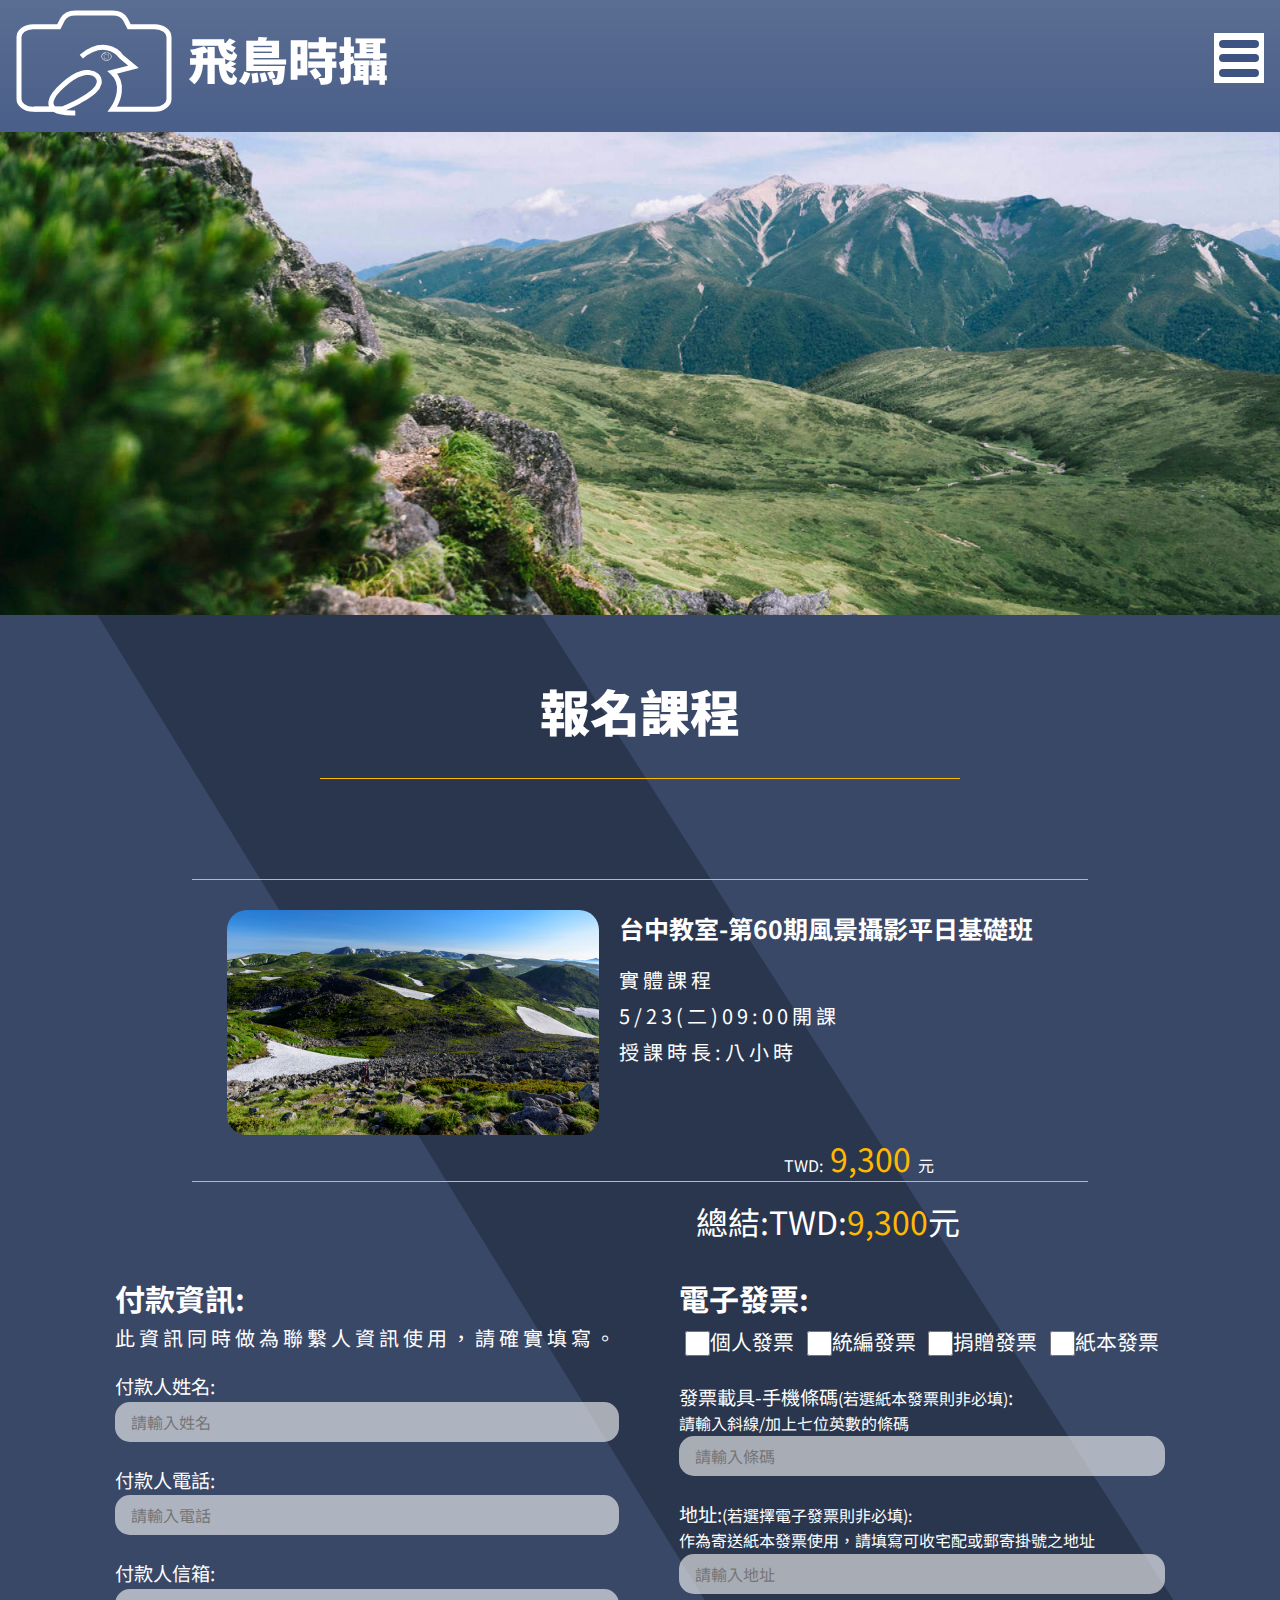
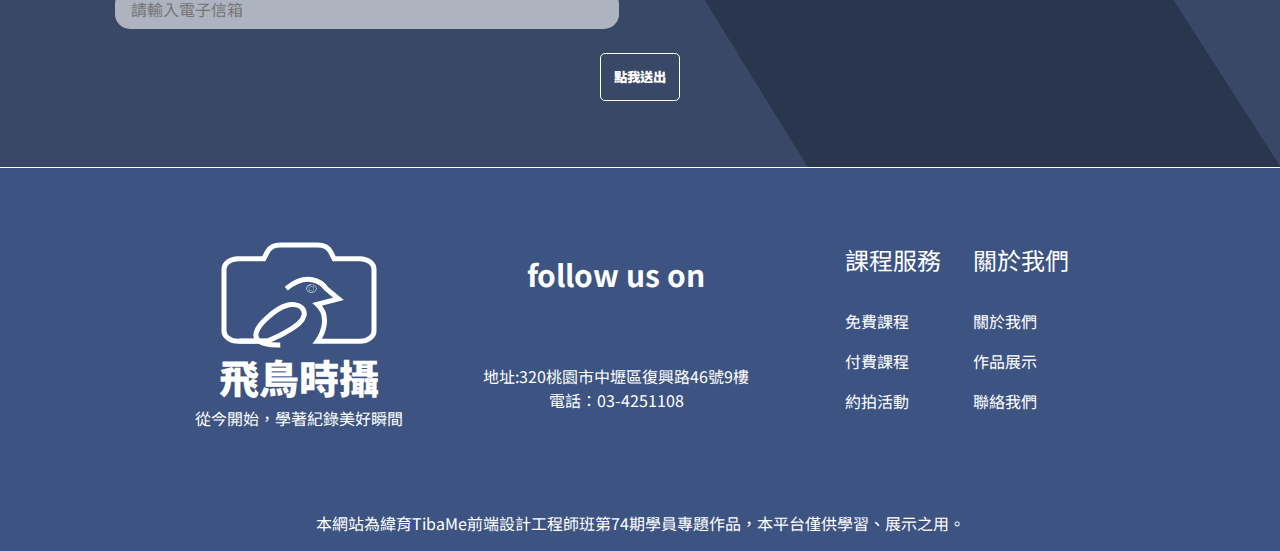
<file: pay_page.html>
<!DOCTYPE html>
<html lang="zh-Hant">
	<head>
		<meta charset="UTF-8" />
		<meta http-equiv="X-UA-Compatible" content="IE=edge" />
		<meta name="viewport" content="width=device-width, initial-scale=1.0" />
		<title>付費頁面</title>
		<link
			rel="stylesheet"
			href="https://cdnjs.cloudflare.com/ajax/libs/font-awesome/6.4.0/css/all.min.css"
			integrity="sha512-iecdLmaskl7CVkqkXNQ/ZH/XLlvWZOJyj7Yy7tcenmpD1ypASozpmT/E0iPtmFIB46ZmdtAc9eNBvH0H/ZpiBw=="
			crossorigin="anonymous"
			referrerpolicy="no-referrer"
		/>
		<link rel="preconnect" href="https://fonts.googleapis.com" />
		<link rel="preconnect" href="https://fonts.gstatic.com" crossorigin />
		<link href="https://fonts.googleapis.com/css2?family=Noto+Sans+TC:wght@400;700&display=swap" rel="stylesheet" />
		<!-- 貓頭鷹 -->
		<link rel="stylesheet" href="./js/OwlCarousel/dist/assets/owl.carousel.min.css" />
		<link rel="stylesheet" href="/js/OwlCarousel/dist/assets/owl.theme.default.min.css" />
		<!-- self -->
		<link rel="stylesheet" href="./css/all.css" />
		<link rel="stylesheet" href="./css/pay_page.css" />
	</head>
	<script src="https://cdnjs.cloudflare.com/ajax/libs/jquery/3.7.0/jquery.min.js"></script>
	<script src="./js/OwlCarousel/dist/owl.carousel.min.js"></script>
	<script src="./js/pay_page.js"></script>
	<body>
		<input type="checkbox" id="menu_switch" />
		<header class="header">
			<div class="logo">
				<img src="./personal_project_picture/logo/Component 3.svg" />
			</div>
			<div class="logo_name">
				<h2><a href="./index.html">飛鳥時攝</a></h2>
			</div>
			<label for="menu_switch" class="hamburger">
				<span></span>
				<span></span>
				<span></span>
			</label>
			<nav class="main_nav">
				<a href="./index.html" class="header_word">
					<span>首頁</span>
					<span>home page</span>
				</a>
				<a href="./about_us.html" class="header_word">
					<span>關於我們</span>
					<span> about us</span>
				</a>
				<a href="./class_introduce.html" class="header_word">
					<span>課程簡介</span>
					<span>class introduce</span>
				</a>
				<a href="./active.html" class="header_word">
					<span>約拍活動</span>
					<span>active</span>
				</a>
				<a href="./work.html" class="header_word">
					<span>作品展示</span>
					<span>art work</span>
				</a>
				<a href="./contact_us.html" class="header_word">
					<span>聯絡我們</span>
					<span>contact</span>
				</a>
			</nav>
		</header>
		<div class="page_body">
			<div class="big_img_block owl-carousel">
				<img src="./personal_project_picture/bigpic/big_pic_work.jpg" alt="" />
				<img src="./personal_project_picture/bigpic/bic_pic_active.jpg" alt="" />
				<img src="./personal_project_picture/bigpic/big_pic_abouts.jpg" alt="" />
				<img src="./personal_project_picture/bigpic/big_pic_paypage.jpg" alt="" />
				<img src="./personal_project_picture/bigpic/big_pic_artilce.png" alt="" />
				<img src="./personal_project_picture/bigpic/big_pic_free.jpg" alt="" />
				<img src="./personal_project_picture/bigpic/big_pic_payclass.jpg" alt="" />
				<img src="./personal_project_picture/bigpic/big_pic_contact.jpg" alt="" />
			</div>
			<div class="title_block">
				<h2>報名課程</h2>
			</div>
			<div class="class_line"></div>
			<div class="class_inf">
				<div class="class_inner">
					<div class="class_inner_top">
						<div class="class_inf_img">
							<img src="./personal_project_picture/pay/pay_page.jpg" alt="" />
						</div>
						<div class="class_inf_word">
							<h5>台中教室-第60期風景攝影平日基礎班</h5>
							<div class="class_inf_word_inner">
								<p>實體課程</p>
								<p>5/23(二)09:00開課</p>
								<p>授課時長:八小時</p>
							</div>
						</div>
					</div>
					<div class="class_inner_bottom">
						<div class="class_inf_price">
							<span>TWD:</span>
							9,300
							<span>元</span>
						</div>
						<div class="garbage_can">
							<button>
								<i class="fa-regular fa-trash-can"></i>
							</button>
						</div>
					</div>
				</div>
			</div>
			<div class="class_line"></div>
			<div class="total_price"><span>總結:TWD:</span>9,300<span>元</span></div>
			<div class="pay_inf_block">
				<div class="pay_personal_inf_block">
					<div class="pay_inf">
						<h4>付款資訊:</h4>
						<p>此資訊同時做為聯繫人資訊使用，請確實填寫。</p>
					</div>
					<div class="pay_inf_input">
						<label for="">付款人姓名:</label><br />
						<input type="text" placeholder="請輸入姓名" />
					</div>
					<div class="pay_inf_input">
						<label for="">付款人電話:</label><br />
						<input type="tel" placeholder="請輸入電話" />
					</div>
					<div class="pay_inf_input">
						<label for="">付款人信箱:</label><br />
						<input type="email" placeholder="請輸入電子信箱" />
					</div>
				</div>
				<div class="invoice_inf_block">
					<div class="invoice_inf">
						<h4>電子發票:</h4>
						<div class="invoice_checkbox">
							<label for="personal"> <input type="checkbox" id="personal" />個人發票</label>
							<label for="union"><input type="checkbox" id="union" />統編發票</label>
							<label for="donate"><input type="checkbox" id="donate" />捐贈發票</label>
							<label for="paper"><input type="checkbox" id="paper" />紙本發票</label>
						</div>
					</div>
					<div class="invoice">
						<label for="">發票載具-手機條碼<span>(若選紙本發票則非必填)</span>:</label><br />
						<span>請輸入斜線/加上七位英數的條碼</span>
						<input type="email" placeholder="請輸入條碼" />
					</div>
					<div class="invoice">
						<label for="">地址:</label><span>(若選擇電子發票則非必填)</span>:<br />
						<span>作為寄送紙本發票使用，請填寫可收宅配或郵寄掛號之地址</span><br />
						<input type="email" placeholder="請輸入地址" />
					</div>
				</div>
			</div>
			<div class="send_button">
				<button href="#">點我送出</button>
			</div>
			<div class="background_bar">
				<img src="./personal_project_picture/tool/line.svg" alt="" />
			</div>
		</div>
		<footer class="footer">
			<div class="footer_container">
				<div class="footer_logo">
					<div class="footer_logo_img">
						<img src="./personal_project_picture/logo/Component 3.svg" />
					</div>
					<div class="logo_name">
						<h3><a href="./index.html">飛鳥時攝</a></h3>
						<span>從今開始，學著紀錄美好瞬間</span>
					</div>
				</div>
				<div class="footer_icon">
					<h4>follow us on</h4>
					<div class="footer_icon_block">
						<a href="#"><i class="fa-brands fa-square-twitter"></i></a>
						<a href="#"><i class="fa-brands fa-square-facebook"></i></a>
						<a href="#"><i class="fa-brands fa-square-instagram"></i></a>
					</div>
					<div class="address">
						<span>地址:320桃園市中壢區復興路46號9樓</span>
						<span>電話：03-4251108</span>
					</div>
				</div>
				<div class="content_block_one">
					<span>課程服務</span>
					<a href="./freeclass.html">免費課程</a>
					<a href="./pay_class.html">付費課程</a>
					<a href="./active.html">約拍活動</a>
				</div>
				<div class="content_block_two">
					<span>關於我們</span>
					<a href="./about_us.html">關於我們</a>
					<a href="./work.html">作品展示</a>
					<a href="./contact_us.html">聯絡我們</a>
				</div>
			</div>
			<div class="tibame">
				<span>本網站為緯育TibaMe前端設計工程師班第74期學員專題作品，本平台僅供學習、展示之用。</span>
			</div>
		</footer>
	</body>
</html>
</file>
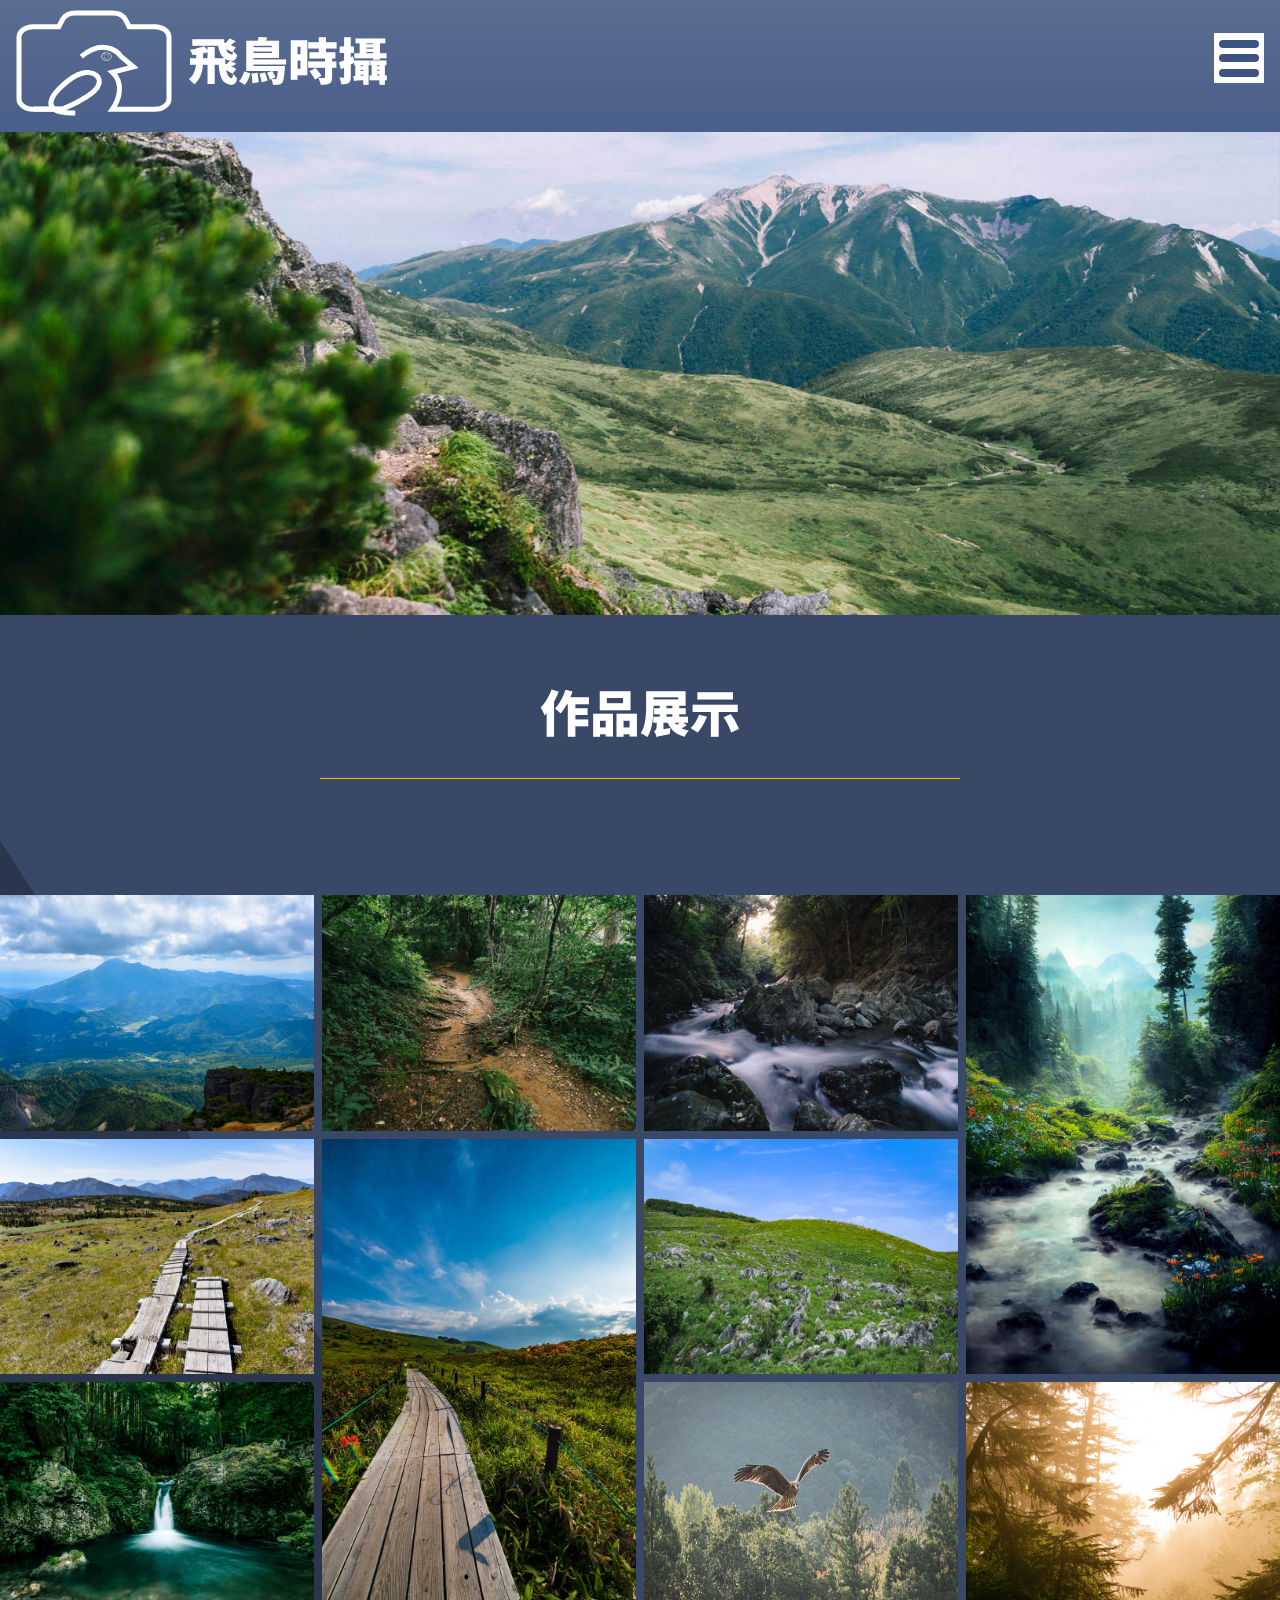
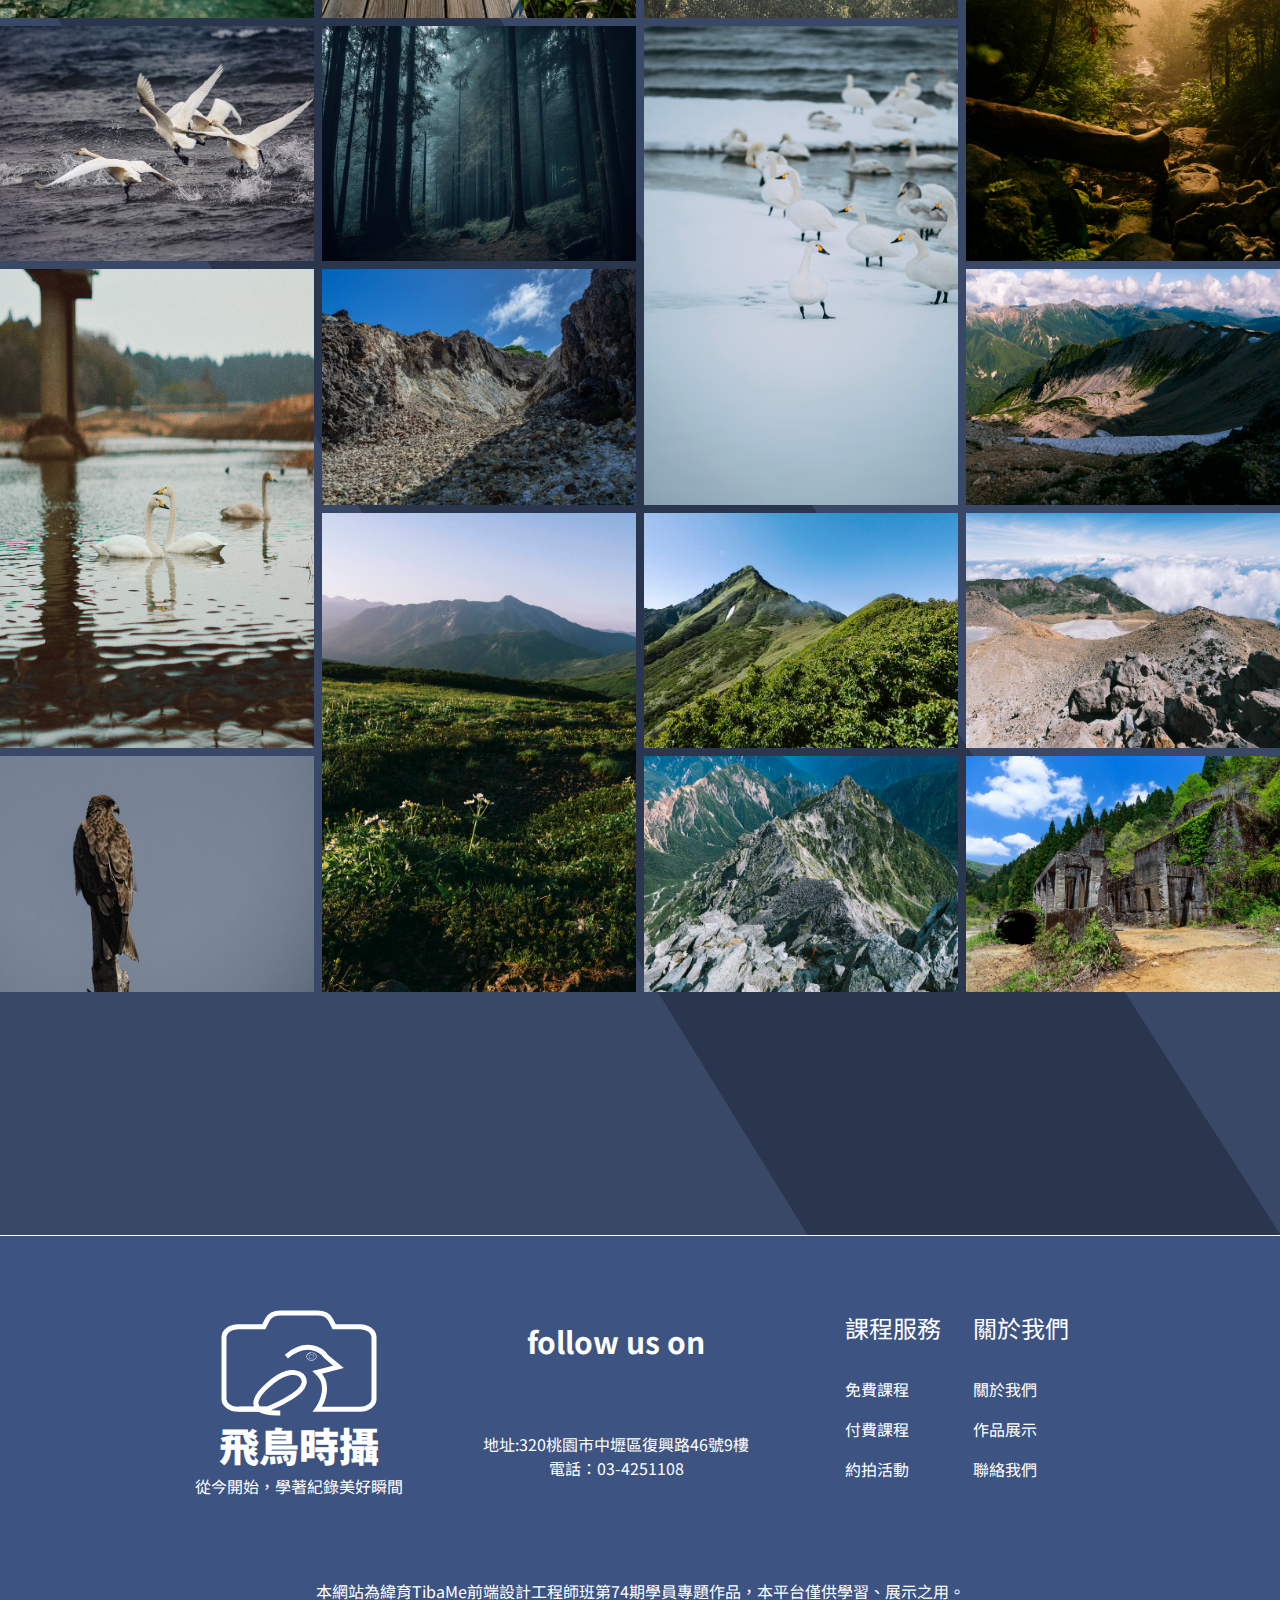
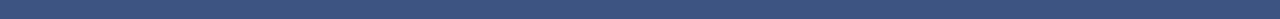
<file: work.html>
<!DOCTYPE html>
<html lang="zh-Hant">
<head>
    <meta charset="UTF-8">
    <meta name="viewport" content="width=device-width, initial-scale=1.0">
    <title>作品展示</title>
    <link rel="stylesheet" href="https://cdnjs.cloudflare.com/ajax/libs/font-awesome/6.4.0/css/all.min.css"
        integrity="sha512-iecdLmaskl7CVkqkXNQ/ZH/XLlvWZOJyj7Yy7tcenmpD1ypASozpmT/E0iPtmFIB46ZmdtAc9eNBvH0H/ZpiBw=="
        crossorigin="anonymous" referrerpolicy="no-referrer" />
    <link rel="preconnect" href="https://fonts.googleapis.com">
    <link rel="preconnect" href="https://fonts.googleapis.com">
    <link rel="preconnect" href="https://fonts.gstatic.com" crossorigin>
    <link href="https://fonts.googleapis.com/css2?family=Noto+Sans+TC:wght@400;700&display=swap" rel="stylesheet">
    <!-- 貓頭鷹 -->
    <link rel="stylesheet" href="./js/OwlCarousel/dist/assets/owl.carousel.min.css">
    <link rel="stylesheet" href="/js/OwlCarousel/dist/assets/owl.theme.default.min.css">
    <script src="https://cdnjs.cloudflare.com/ajax/libs/jquery/3.7.0/jquery.min.js"></script>
    <script src="./js/OwlCarousel/dist/owl.carousel.min.js"></script>
    <script src="./js/work.js"></script>
    <!-- self -->
    <link rel="stylesheet" href="./css/all.css">
    <link rel="stylesheet" href="./css/work.css">
</head>
<body>
    <input type="checkbox" id="menu_switch">
    <header class="header">
        <div class="logo">
            <img src="./personal_project_picture/logo/Component 3.svg">
        </div>
        <div class="logo_name">
            <h2><a href="./index.html">飛鳥時攝</a></h2>
        </div>
        <label for="menu_switch" class="hamburger">
            <span></span>
            <span></span>
            <span></span>
        </label>
        <nav class="main_nav">
            <a href="./index.html" class="header_word">
                <span>首頁</span>
                <span>home page</span>
            </a>
            <a href="./about_us.html" class="header_word">
                <span>關於我們</span>
                <span> about us</span>
            </a>
            <a href="./class_introduce.html" class="header_word">
                <span>課程簡介</span>
                <span>class introduce</span>
            </a>
            <a href="./active.html" class="header_word">
                <span>約拍活動</span>
                <span>active</span>
            </a>
            <a href="./work.html" class="header_word">
                <span>作品展示</span>
                <span>art work</span>
            </a>
            <a href="./contact_us.html" class="header_word">
                <span>聯絡我們</span>
                <span>contact</span>
            </a>
        </nav>
    </header>
    <div class="page_body">
        <div class="big_img_block owl-carousel">
            <img src="./personal_project_picture/bigpic/big_pic_work.jpg" alt="">
            <img src="./personal_project_picture/bigpic/bic_pic_active.jpg" alt="">
            <img src="./personal_project_picture/bigpic/big_pic_abouts.jpg" alt="">
            <img src="./personal_project_picture/bigpic/big_pic_paypage.jpg" alt="">
            <img src="./personal_project_picture/bigpic/big_pic_artilce.png" alt="">
            <img src="./personal_project_picture/bigpic/big_pic_free.jpg" alt="">
            <img src="./personal_project_picture/bigpic/big_pic_payclass.jpg" alt="">
            <img src="./personal_project_picture/bigpic/big_pic_contact.jpg" alt="">
        </div>
        <div class="title_block">
            <h2>作品展示</h2>
        </div>
        <div class="img_block">
            <div class="img_inner">
                <img src="./personal_project_picture/work/work_one.jpg" alt="">
            </div>
            <div class="img_inner">
                <img src="./personal_project_picture/work/work_two.jpg" alt="">
            </div>
            <div class="img_inner_three">
                <img src="./personal_project_picture/work/work_three.jpg" alt="">
            </div>
            <div class="img_inner">
                <img src="./personal_project_picture/work/work_four.jpg" alt="">
            </div>
            <div class="img_inner">
                <img src="./personal_project_picture/work/work_five.jpg" alt="">
            </div>
            <div class="img_inner_six">
                <img src="./personal_project_picture/work/work_six.jpg" alt="">
            </div>
            <div class="img_inner">
                <img src="./personal_project_picture/work/work_seven.jpg" alt="">
            </div>
            <div class="img_inner">
                <img src="./personal_project_picture/work/work_eight.jpg" alt="">
            </div>
            <div class="img_inner">
                <img src="./personal_project_picture/work/work_nine.jpg" alt="">
            </div>
            <div class="img_inner_ten">
                <img src="./personal_project_picture/work/work_ten.jpg" alt="">
            </div>
            <div class="img_inner">
                <img src="./personal_project_picture/work/work_eleven.jpg" alt="">
            </div>
            <div class="img_inner">
                <img src="./personal_project_picture/work/work_twelve.jpg" alt="">
            </div>
            <div class="img_inner_trirteen">
                <img src="./personal_project_picture/work/work_thirteen.jpg" alt="">
            </div>
            <div class="img_inner">
                <img src="./personal_project_picture/work/work_fourteen.jpg" alt="">
            </div>
            <div class="img_inner">
                <img src="./personal_project_picture/work/work_fifteen.jpg" alt="">
            </div>
            <div class="img_inner_sixteen">
                <img src="./personal_project_picture/work/work_sixteen.jpg" alt="">
            </div>
            <div class="img_inner">
                <img src="./personal_project_picture/work/work_seventeen.jpg" alt="">
            </div>
            <div class="img_inner">
                <img src="./personal_project_picture/work/work_eighteen.jpg" alt="">
            </div>
            <div class="img_inner_nineteen">
                <img src="./personal_project_picture/work/work_nineteen.jpg" alt="">
            </div>
            <div class="img_inner">
                <img src="./personal_project_picture/work/work_twenty.jpg" alt="">
            </div>
            <div class="img_inner">
                <img src="./personal_project_picture/work/work_twentyone.jpg" alt="">
            </div>
            <div class="img_inner">
                <img src="./personal_project_picture/work/work_twentytwo.jpg" alt="">
            </div>
            <div class="background_bar">
                <img src="./personal_project_picture/tool/line.svg" alt="">
            </div>
        </div>
        <div class="light_box">
            <div class="cross">
                <span></span>
                <span></span>
            </div>
            <div class="light_pic"></div>
        </div>


    </div>
    <footer class="footer">
        <div class="footer_container">
            <div class="footer_logo">
                <div class="footer_logo_img">
                    <img src="./personal_project_picture/logo/Component 3.svg">
                </div>
                <div class="logo_name">
                    <h3><a href="./index.html">飛鳥時攝</a></h3>
                    <span>從今開始，學著紀錄美好瞬間</span>
                </div>
            </div>
            <div class="footer_icon">
                <h4>follow us on</h4>
                <div class="footer_icon_block">
                    <a href="#"><i class="fa-brands fa-square-twitter"></i></a>
                    <a href="#"><i class="fa-brands fa-square-facebook"></i></a>
                    <a href="#"><i class="fa-brands fa-square-instagram"></i></a>
                </div>
                <div class="address">
                    <span>地址:320桃園市中壢區復興路46號9樓</span>
                    <span>電話：03-4251108</span>
                </div>
            </div>
            <div class="content_block_one">
                <span>課程服務</span>
                <a href="./freeclass.html">免費課程</a>
                <a href="./pay_class.html">付費課程</a>
                <a href="./active.html">約拍活動</a>
            </div>
            <div class="content_block_two">
                <span>關於我們</span>
                <a href="./about_us.html">關於我們</a>
                <a href="./work.html">作品展示</a>
                <a href="./contact_us.html">聯絡我們</a>
            </div>
        </div>
        <div class="tibame">
            <span>本網站為緯育TibaMe前端設計工程師班第74期學員專題作品，本平台僅供學習、展示之用。</span>
        </div>
    </footer>
</body>

</html>
</file>
<file: css/all.css>
* {
    font-family: 'Noto Sans TC', sans-serif;
    box-sizing: border-box;
    margin: 0;
    padding: 0;
}

body {
    color: #fff;
}

a {
    font-family: 'Noto Sans TC', sans-serif;
    list-style: none;
    text-decoration: none;
    color: #fff;
}

body {
    background-color: #394867;

}

h1 {
    font-family: 'Noto Sans TC', sans-serif;
    font-style: normal;
    font-weight: 900;
    font-size: 2em;
}


h2 {
    font-family: 'Noto Sans TC', sans-serif;
    font-style: normal;
    font-weight: 900;
    font-size: 50px;

}

h3 {
    font-family: 'Noto Sans TC', sans-serif;
    font-size: 2.5em;
}

h4 {
    font-family: 'Noto Sans TC', sans-serif;
    font-size: 30px;
}

h5 {
    font-size: 25px;
}


p {

    font-family: 'Noto Sans TC', sans-serif;
    line-height: 1.8em;
    letter-spacing: .2em;
    font-size: 20px;
}

span {
    font-family: 'Noto Sans TC', sans-serif;
}


img {
    vertical-align: middle;
}


.title_block {
    text-align: center;
    width: 50%;
    margin: auto;
    padding: 2rem;
    border-bottom: 1px solid #FFB800;
    margin-bottom: 100px;
}

/* header */

.header {
    position: absolute;
    top: 0;
    left: 0;
    min-width: 100%;
    display: flex;
    background: linear-gradient(180deg, rgba(155, 164, 181, 0.4) -50%, rgba(255, 255, 255, 0) 174.5%);
    align-items: end;
    padding-bottom: 1em;
    z-index: 3;
}


.logo {
    padding: 0 1em;
}

.logo_name {
    flex-grow: 1;
    align-self: center;
    display: flex;
    flex-direction: column;

}

.logo_name a {
    font-weight: 900;
}


.logo img {
    padding-top: 10px;
    min-width: 100px;
    min-height: 100px;
    font-weight: 900;

}


nav {
    flex-wrap: wrap;
    min-width: 50%;
    display: flex;
    justify-content: space-evenly;
    align-self: center;

}

.header_word {
    margin: 10px;
    display: flex;
    flex-direction: column;
    text-align: center;
    font-size: 1.5em;
    font-weight: 900;
    padding: 0 .1em;
}


/* footer */
.footer {
    display: flex;
    flex-direction: column;
    border-top: 1px solid #fff;
    justify-content: space-evenly;
    max-width: 100%;
    background-color: #3d5482;
}


.footer_container {
    display: flex;
    justify-content: center;
    padding: 10px 15px;

}

.footer_logo {
    display: flex;
    flex-direction: column;
    justify-content: center;
    text-align: center;
    padding-top: 4em;

}

.content_block_one,
.content_block_two {
    display: flex;
    flex-direction: column;
    padding: 4em 1em;
    justify-content: center;
}

.content_block_one a,
.content_block_two a {
    font-size: 1em;
    padding: .5em 0 .5em 0;
}

.content_block_one a:nth-of-type(1),
.content_block_two a:nth-of-type(1) {
    padding-top: 2em;

}


.content_block_one span,
.content_block_two span {
    font-size: 1.5em;
}



.footer_icon {
    justify-content: center;
    display: flex;
    flex-direction: column;
    text-align: center;
    padding: 0 5em;
}


.fa-brands {
    font-size: 2em;
    padding: .5em .5em;
}

.address {
    display: flex;
    flex-direction: column;
    padding-top: 1.4em;
}

.tibame {
    padding: 1em 2em;
    text-align: center;
}

.page_body {
    position: relative;
}

.background_bar {
    position: absolute;
    right: 0;
    bottom: 0;
    width: 100%;
    z-index: -1;
}

.background_bar img {
    max-width: 100%;
}

/* 漢堡選單 */

#menu_switch {
    display: none;
}

/* 自適應 */

@media screen and (max-width: 1280px) {
    .header {
        background-color: #3d5482;
        position: relative;
    }

    .header_word {
        padding: 10px;
        display: flex;
        flex-direction: column;
        border-bottom: 1px solid;
        text-align: center;
        align-items: baseline;
    }

    nav {
        display: none;
        align-items: end;
    }

    .hamburger {
        min-width: 50px;
        min-height: 50px;
        background-color: #fff;
        align-self: center;
        margin:0 1em;
        display: flex;
        flex-direction: column;

        position: relative;
    }

    .hamburger span {
       position: absolute;
        height: 8px;
        width: 40px;
        background-color: #3d5482;
        border-radius: 5px;
        margin: auto;
        left: 0;
        right: 0;
        rotate: 0deg;
        transition: top .5s .3s, rotate .5s;
    }

    #menu_switch:checked+.header .main_nav {
        display: block;
    }

    .main_nav {
        width: 100vw;
        position: absolute;
        left: 0;
        top: 100%;
        display: none;
        background-color: #3d5482;
    }

    .hamburger span:nth-child(1){
        top: 6.5px;
        transition: top .5s .3s, rotate .5s;

    }
    .hamburger span:nth-child(2){
        top: 21px;
        opacity: 1;
        transition: opacity .5s
        
    }
    .hamburger span:nth-child(3){
        top: 35.5px;
        transition: top .5s .3s, rotate .5s;
    }

    #menu_switch:checked +.header .hamburger span:nth-child(1){
        top: 21px;
        rotate: 45deg;
        transition: top .5s, rotate .5s .3s;
    }
    #menu_switch:checked +.header .hamburger span:nth-child(2){
        /* display: none; */
        opacity: 0;
        transition: opacity .5s
    }
    #menu_switch:checked +.header .hamburger span:nth-child(3){
        top: 21px;
        rotate: -45deg;
        transition: top .5s, rotate .5s .3s;
    }


}



@media screen and (max-width: 1024px) {

    h2 {
        font-size: 45px;
    }

    h3 {
        font-family: 'Noto Sans TC', sans-serif;
        font-size: 35px;
    }

    h4 {
        font-family: 'Noto Sans TC', sans-serif;
        font-size: 30px;
    }

    p {

        font-family: 'Noto Sans TC', sans-serif;
        font-size: 20px;
    }

    
}





@media screen and (max-width: 768px) {

    h2 {
        font-size: 30px;
    }

    h3 {
        font-size: 24px;
    }
    h4{
        font-size: 25px;
    }

    h5 {
        font-size: 22px;
    }

    p{
        font-size: 18px;
    }


    .logo img {
        max-width: 50px;
        max-height: 50px;
        font-weight: 900;
    }

    .title_block {
        text-align: center;
        width: 50%;
        margin: auto;
        padding: 1em 2em;
        border-bottom: 1px solid #FFB800;
        margin-bottom: 50px;
    }

    .content_block_one,
    .content_block_two {
        display: none;
    }

    .footer_logo {
        display: none;
    }

    .news_card_two,
    .news_card_three{
        display: none;
    }

    .footer_icon_block i{
        font-size: 3em;
    }
}


@media screen and (max-width: 414px) {
    
    h2 {
        font-size: 25px;
    }

    
    h3 {
        font-size: 1em;
    }

    h4 {
        font-family: 'Noto Sans TC', sans-serif;
        font-size: 20px;
    }

    h5 {
        font-size: 18px;
    }

    .title_block {
        text-align: center;
        width: 50%;
        margin: auto;
        padding: 0 2em;
        border-bottom: 1px solid #FFB800;
        margin-bottom: 10px;
    }

    .footer_icon {
        padding: 0;
    }

    p {
        font-size: 16px;
    }

}
</file>
<file: css/active_body.css>
.big_img_block {
    width: 100%;
}

.big_img_block img {
    width: 100%;
}



.active_block_one {
    display: flex;
    justify-content: center;
    padding: 0 10px;
}

.active_block_img_one {
    width: 50%;
}

.active_block_img_one img {
    width: 100%;
}

.active_block_img_two {
    width: 50%;
}

.active_block_img_two img {
    width: 100%;
}


/* 卡片 */
.pay_class_word_block {
    width: 100%;
    display: flex;
    flex-direction: column;
    padding: 0 75px;
}

.pay_class_word_title {
    padding-bottom: 15px;
    border-bottom: 1px solid #FFB800;
}

.teacher_name {
    display: flex;
    padding-top: 15px;

}

.teacher_name span {
    font-size: 30px;
}

.teacher_name p {
    align-self: end;
}

.class_date {
    padding: 1px 0;
}

.class_word {
    flex-grow: 1;
    position: relative;
}

.class_word .place {
    margin-top: 15px;
    font-size: 30px;
}

.class_word .place span {
    color: #FFB800;
    font-weight: 900;
}


.price_signup {
    padding-top: 15px;
    display: flex;
    justify-content: space-between;

}

.price {
    font-size: 30px;
    align-self: flex-end;
    color: #FFB800;
}

.price_signup a {
    padding: 15px;
    border: 1px solid;
    border-radius: 5px;
}

.price span {
    font-size: 1em;
    color: #ffffff;
}


.dividing_line {
    height: 100px;
    width: 80%;
    margin: auto;
    border-bottom: 1px solid #FFB800;

}

.more_active {
    display: flex;
    flex-direction: column;
    align-items: center;
    padding: 50px;
}



/* 小卡片 */

.center_block {
    display: flex;
    justify-content: space-around;
    row-gap: 50px;
    padding: 50px 0;
    flex-wrap: wrap;
}

.travel_card {
    padding-bottom: 10px;
    width: 400px;
    display: flex;
    flex-direction: column;
}

.travel_card img {
    width: 100%;
}

.travel_img {
    display: flex;
    justify-content: center;
    cursor: pointer;
    padding: 20px 20px 60px 20px;
    background-color: #ffffff;
    margin: 0 15px;
}

.travel_img_inner {
    width: 100%;
    overflow: hidden;
}


.travel_img img {
    transform: scale(1, 1);
    transition: all 1s ease-out;
}

.travel_img:hover img {
    transform: scale(1.2, 1.2);
}

/* 小卡片內容 */
.travel_word_title {
    padding: 20px 20px 0;
    display: flex;
    justify-content: space-between;
}

.travel_word_teacher {
    display: flex;
}

.travel_word_teacher h5 {
    display: flex;
    align-self: center;
    padding-right: 5px;
}

.travel_word_title span {
    display: flex;
    align-self: center;
}

.travel_word_place,
.travel_word_price {
    padding: 0 20px;
}

.travel_word_price {
    display: flex;
}

.travel_word_price p {
    flex-grow: 1;
}

.travel_word_price a {
    border-radius: 5px;
    border: 1px solid;
    padding: 5px;
    display: flex;
    align-self: center;
}



.travel_word_place span {
    color: #FFB800;
}

.travel_word {
    padding-top: 10px;
    /* flex-grow: 1; */
}

.travel_word_inf {
    height: 300px;
    display: flex;
    flex-direction: column;
}

.travel_word h4 {
    text-align: center;
}


.travel_word_center {
    flex-grow: 1;
    padding: 10px 20px 0;
}

.travel_word_price_and_place span {
    padding: 5px 0;
}



/* stick */
.card_stick_sure span {
    padding: 1px 10px;
    background-color: #FD5A5A;
    color: #fff;
    border-radius: 5px;
    position: absolute;
    right: 0;
    top: 20%;
}

.card_stick_real {
    padding: 1px 10px;
    background-color: #4CB650;
    color: #fff;
    border-radius: 5px;
    position: absolute;
    right: 0;
    top: 0;
}

@media screen and (max-width: 1280px) {
    .active_block_img_one {
        width: 80%;
        margin: auto;
        padding: 15px;
    }

    .active_block_one {
        display: block;
    }

    .active_block_word_one {
        width: 80%;
        margin: auto;
    }

    .pay_class_word_block {
        padding: 0;
    }

    .teacher_name span {
        font-size: 24px;
    }

    .class_word .place {
        font-size: 25px;
    }
}

@media screen and (max-width: 768px) {
    .price_signup {
        flex-direction: column;
    }

    .price_signup a {
        margin: 20px 0 0;
        text-align: center;

    }
}

@media screen and (max-width: 550px) {
    .active_block_img_one {
        width: 100%;
    }

    .pay_class_word_block {
        padding: 15px;
    }

    .active_block_word_one {
        width: 100%;
    }

    .price {
        font-size: 25px;
    }

    .travel_img {
        margin: auto;
    }

    .card_stick_real,
    .card_stick_sure span {
        padding: 1px 5px;
    }


}



@media screen and (max-width: 414px) {
    .travel_card {
        width: auto;
    }

    .travel_img {
        width: 90%;
    }
}
</file>
<file: css/grid_css.css>
*{
    margin: 0;
    padding: 0;
    
}
html{
    --gs-gap: 15px
}
.container {
    max-width: 1200px;
    margin: auto;
    padding-left: var(--gs-gap);
    padding-right: var(--gs-gap);
    
}
.row{
    display: flex;
    flex-wrap: wrap;
    margin-left: var(--gs-gap*-1);
    margin-right: var(--gs-gap*-1);
}
[class*='col-']{
    box-sizing: border-box; 
    padding-left: var(--gs-gap); 
    padding-right: var(--gs-gap);
}
.col-1{ width: 8.333333%;}
.col-2{ width: 16.666666%;}
.col-3{ width: 25%;}
.col-4{ width: 33.333333%;}
.col-5{ width: 41.666666%;}
.col-6{ width: 50%;}
.col-7{ width: 58.333333%;}
.col-8{ width: 66.666666%;}
.col-9{ width: 75%;}
.col-10{ width: 83.333333%;}
.col-11{ width: 91.666666%;}
.col-12{ width: 100%;}

@media screen and (min-width:768px){
    .col-md-1{ width: 8.333333%;}
    .col-md-2{ width: 16.666666%;}
    .col-md-3{ width: 25%;}
    .col-md-4{ width: 33.333333%;}
    .col-md-5{ width: 41.666666%;}
    .col-md-6{ width: 50%;}
    .col-md-7{ width: 58.333333%;}
    .col-md-8{ width: 66.666666%;}
    .col-md-9{ width: 75%;}
    .col-md-10{ width: 83.333333%;}
    .col-md-11{ width: 91.666666%;}
    .col-md-12{ width: 100%;}    
}

@media screen and (min-width:1024px){
    .col-lg-1{ width: 8.333333%;}
    .col-lg-2{ width: 16.666666%;}
    .col-lg-3{ width: 25%;}
    .col-lg-4{ width: 33.333333%;}
    .col-lg-5{ width: 41.666666%;}
    .col-lg-6{ width: 50%;}
    .col-lg-7{ width: 58.333333%;}
    .col-lg-8{ width: 66.666666%;}
    .col-lg-9{ width: 75%;}
    .col-lg-10{ width: 83.333333%;}
    .col-lg-11{ width: 91.666666%;}
    .col-lg-12{ width: 100%;}    
}

@media screen and (min-width:1200px){
    .col-xl-1{ width: 8.333333%;}
    .col-xl-2{ width: 16.666666%;}
    .col-xl-3{ width: 25%;}
    .col-xl-4{ width: 33.333333%;}
    .col-xl-5{ width: 41.666666%;}
    .col-xl-6{ width: 50%;}
    .col-xl-7{ width: 58.333333%;}
    .col-xl-8{ width: 66.666666%;}
    .col-xl-9{ width: 75%;}
    .col-xl-10{ width: 83.333333%;}
    .col-xl-11{ width: 91.666666%;}
    .col-xl-12{ width: 100%;}    
}
</file>
<file: css/artical.css>
.big_img_block {
    width: 100%;
}

.big_img_block img {
    width: 100%;
}

.article {
    max-width: 90%;
    margin: auto;
    padding-bottom: 100px;
    border-bottom: 1px solid #FFB800;
}

li img{
    padding: 20px 20px 40px 20px;
    background-color: white;
    max-width: 100%;
}

.article_title {
    text-align: center;
    padding-bottom: 1em;
}

.second_title {
    padding: 2em 0 .5em;
}

.third_title {
    padding: 1em 0 .1em;
}

.class_card_block {
    display: flex;
    flex-wrap: wrap;
    justify-content: space-evenly;
}

.more_article {
    padding: 3em 0em;
    width: 50%;
    margin: auto;
    text-align: center;
}

.more_article h2 {
    padding-bottom: 1em;
}

.class_card {
    max-width: 440px;
    padding: 20px;
    text-align: center;
   
}

.card_img {
    position: relative;
}

.card_img img {
    min-width: 100%;
    
}

.card_title {
    padding: 1em 0em 1.5em;
    text-align: start
}


.card_title h4 {
    width: 100%;
}
.card_img a{
    position: relative;
    display: block;
}

 .card_shadow {
    position: absolute;
    top: 0;
    left: 0;
    width: 100%;
    margin: auto;
    height: 100%;
    background-color: rgba(0, 0, 0, 0.6);
    opacity: 0;
    transition: opacity .5s;
} 

.class_card:hover .card_shadow {
    opacity: 1;
}

.class_card:hover .card_word {
    opacity: 1;
}

.card_word {
    width: 100%;
    opacity: 0;
    transition: opacity .5s;
}

.card_word p {
    padding: 1em;
    position: absolute;
    top: 50%;
    transform: translateY(-50%);
    text-align: start;
}

 @media screen and (max-width: 1024px) {
    .card_title a {
        font-size: 20px;
        font-weight: 900;
    }

}


@media screen and (max-width: 768px) {
    .card_img{
        display: flex;
    }
    .card_img img {
        height: 300px;
        padding: 20px;
    }

    .class_card_block {
        display: block;
    }

    .class_card {
        display: flex;
        justify-content: center;
        max-width: 100%;
    }

    .card_shadow {
        opacity: 1;
        display: none;
    }
    .card_word_inner{
        padding: 1em;
    }

    .card_title{
        padding:0 0 1em;
    }

    .card_word {
        position: static;
        opacity: 1;
    }

    .card_word p {
        padding: 0;
        position: static;
        transform: translateY(0);
    }
}

@media screen and (max-width: 414px) {
    .card_word p {
        width: 13em;
    }

    .card_word {
        width: 100%;
    }


}
</file>
<file: css/introduce_body.css>
.introduce_block {
    display: flex;
    width: 100%;
    overflow: hidden;
}


.introduce_card_one,
.introduce_card_two {
    width: 50%;
    position: relative;
}

.introduce_pic {
    width: 100%;
}

.introduce_pic img {
    min-width: 100%;
}


.introduce_title_right {
    z-index: 1;
    position: absolute;
    display: flex;
    left: 0%;
    top: 50%;
    transform: translateY(-50%);
    flex-direction: column;
    font-size: 4em;
    padding: 0.3em;
    font-weight: 900;
    text-shadow: 0.1em 0.1em #333;
    width: 3em;
}


.introduce_title_left {
    width: 3em;
    z-index: 1;
    position: absolute;
    display: flex;
    right: 0%;
    top: 50%;
    transform: translateY(-50%);
    flex-direction: column;
    font-size: 4em;
    padding: 0.3em;
    font-weight: 900;
    text-shadow: 0.1em 0.1em #333;
}


.introduce_word_right p {
    text-align: start;
    width: 50%;
}

.introduce_word_left p {
    text-align: start;
    width: 50%;
    margin-left: 50%;

}

.introduce_word_left {
    position: absolute;
    top: 60%;
    right: 0;
    display: flex;
    flex-direction: column;
    text-align: center;
    text-shadow: 0px 4px 4px rgba(0, 0, 0, 0.25);
    font-weight: 900;
}


.introduce_word_right {
    position: absolute;
    top: 60%;
    left: 0;
    display: flex;
    flex-direction: column;
    text-align: center;
    text-shadow: 0px 4px 4px rgba(0, 0, 0, 0.25);
    font-weight: 900;
    padding-left: 1em;
}

.introduce_card_one:hover .introduce_word_left_shadow,
.introduce_word_left {
    opacity: 1;
}

.introduce_card_two:hover .introduce_word_right_shadow,
.introduce_word_right {
    opacity: 1;

}


.introduce_word_left_shadow {
    position: absolute;
    top: 0;
    left: 0;
    width: 100%;
    height: 100%;
    background-color: rgba(0, 0, 0, 0.6);
    opacity: 0;
    transition: opacity .5s;
}



.introduce_word_right_shadow {
    position: absolute;
    top: 0;
    left: 0;
    width: 100%;
    height: 100%;
    background-color: rgba(0, 0, 0, 0.6);
    opacity: 0;
    transition: opacity .5s;
}

@media screen and (max-width: 1024px) {
    .introduce_block {
        display: flex;
        flex-direction: column;
        width: 100%;
        overflow: hidden;
    }

    .introduce_card_one,
    .introduce_card_two {
        width: 100%;
    }

    .introduce_word_left_shadow,
    .introduce_word_right_shadow {
        opacity: 1;
    }

    .introduce_word_left,
    .introduce_word_right {
        top: 60%;
    }

    .introduce_word_left_shadow,
    .introduce_word_right_shadow {
        opacity: 1;
        background-color: transparent;
    }

    .introduce_title_left,
    .introduce_title_right {
        width: auto;
    }

    .introduce_pic img {
        min-width: none;
        width: 100%;
    }

}

@media screen and (max-width: 550px) {

    .introduce_title_right,
    .introduce_title_left {
        top: 20%;
    }

    .introduce_word_left,
    .introduce_word_right {
        top: 30%;
        width: 100%;
    }

}

@media screen and (max-width: 450px) {

    .introduce_word_left p,
    .introduce_word_right p {
        display: none;
    }

    .introduce_title_right,
    .introduce_title_left {
        top: 50%;
        transform: translateY(-50%);
    }

}
</file>
<file: css/contact_body.css>
.big_img_block {
    width: 100%;
}

.big_img_block img {
    width: 100%;
}


h3 {
    padding-bottom: .5em;
}


label {
    font-size: 1.2em;
    font-weight: bold;
}


/* personal_block */
.contact_block {
    border-radius: 10px;
    width: 50%;
    margin: auto;
    display: flex;
    justify-content: center;
    margin-bottom: 100px;
    box-shadow: 0 1px 3px 1px rgba(0, 0, 0, 0.5);
}

label {
    line-height: 1.8em;
    letter-spacing: .2em;

}

input {
    width: 100%;
    height: 2.5em;
    background: rgba(254, 252, 252, 0.6);
    border-radius: 10px;
    padding-left: 1em;
    margin: 0.1em 0 1.5em;
    outline: none;
    border: none;
    font-size: 1em;
}

textarea {
    width: 100%;
    height: 20em;
    border-radius: 15px;
    background: rgba(254, 252, 252, 0.6);
    border-radius: 15px;
    outline: none;
    border: none;
    padding-left: 1em;
    padding-top: 1em;
    margin-bottom: 1.5em;
    resize: none;
    font-size: 1.3em;
}

.contact_form {
    width: 50%;
    padding: 2em 1em 1em;
    /* border-right: 1px solid; */
}

.personal_title h2,
.contact_inf h2 {
    padding-bottom: 1em;
}

.sent_button {
    text-align: end;
}

.sent {
    padding: 1em;
    background-color: #296391;
    border-radius: 5px;
    border: none;
    cursor: pointer;
    color: #fff;
    box-shadow: 0 3px 3px 2px rgba(0, 0, 0, 0.5);

}



.center_line {
    height: 800px;
    border: 1px solid;
    margin: 0 2em;
    align-self: center;
}


/* contact_inf */
.contact_inf {
    padding: 2em 1em 1em;
    width: 50%;
}

.contact_inf_card {
    display: flex;
    margin-bottom: 1.5em;

}

.contact_inf_icon i {
    font-size: 25px;
    padding-right: 0.5em;
    padding-top: 0.3rem;
}

/* map */
.map h2{
    margin: 30px 0 10px;
}

.map {
    margin: auto;
    text-align: center;
    margin-bottom: 50px;
}

.google_map iframe {
    width: 50%;
}

/* FAQ */
.question_block h2{
    margin: 30px 0 20px;

}

.question_block {
    width: 50%;
    margin: auto;
    text-align: center;
    padding-bottom: 100px;
}

.question_block li {
    list-style: none;
    text-align: start;
}

.question_one,
.question_two,
.question_three,
.question_four,
.question_five,
.question_six,
.question_seven {
    outline: auto;
}

.question {
    padding: 1em;
    outline: auto;
    cursor: pointer;

}

.question_list li {

    position: relative;

}

.answer {

    display: none;
    padding: 1em 1em;
}

.question p::before {
    display: inline-block;
    content: "";
    width: 0;
    height: 0;
    border-top: 10px solid transparent;
    border-left: 10px solid #fff;
    border-right: 10px solid transparent;
    border-bottom: 10px solid transparent;
    transform: rotate(0deg);

}

.question.active p::before {
    transform: rotate(90deg);
}


/* 自適應 */

@media screen and (max-width: 1280px) {
    .contact_block {
        flex-direction: column;
        justify-content: center;
        width: 50%;
        margin: auto; 
    }

    .contact_form {
        width: 100%;
        padding-bottom: 4em;
    }

    .contact_inf {
        width: 100%;
    }

    .center_line {
        height: 0px;
        width: 80%;
        border: 1px solid;
        margin: 0 2em;
        align-self: center;
    }

}

@media screen and (max-width: 768px) {

    label {
        font-size: 1em;
    }

    .contact_inf p {
        font-size: 16px;
    }
}

@media screen and (max-width: 530px) {
    .contact_block {
        min-width: 80%;
        margin-top: 2em;
    }
    .question_block {
        min-width: 70%;
    }

    .google_map iframe {

        max-width: 80%;
    }

    .google_map iframe {
        min-width: 90%;
    }
}
</file>
<file: css/free_class.css>
.big_img_block {
    width: 100%;
}

.big_img_block img {
    width: 100%;
}



.artical_card_block {
    display: flex;
    flex-direction: column;
}

.artical_card_block_one {
    display: flex;
    flex-wrap: wrap;
    justify-content: space-evenly;
    padding-bottom: 1em;
}

.class_card {
    padding: 0 20px;
    width: 440px;
    margin: 0em;
    display: flex;
    flex-direction: column;

}

.card_img {
    position: relative;
}

.card_img a {
    position: relative;
    display: block;
}


.card_img img {
    min-width: 100%;
}

.card_title {
    padding: 1em 0em 1.5em;

}

.card_title h4 {
    width: 100%;
}

.card_shadow {
    position: absolute;
    top: 0;
    left: 0;
    width: 100%;
    margin: auto;
    height: 100%;
    background-color: rgba(0, 0, 0, 0.6);
    opacity: 0;
    transition: opacity .5s;
}

.class_card:hover .card_shadow {
    opacity: 1;
}

.class_card:hover .card_word {
    opacity: 1;
}

.card_word {
    width: 100%;
    opacity: 0;
    transition: opacity .5s;
}

.card_word p {
    padding: 1em;
    position: absolute;
    top: 50%;
    transform: translateY(-50%);
    text-align: start;
}

.float {
    opacity: 1;
    transition: opacity .5s;
}

@media screen and (max-width: 768px) {
    .card_img img {
        height: 300px;
        padding: 20px;
    }

    .card_title {
        position: static;
        padding: 1em 0em 10px;
    }

    .card_img {
        display: flex;
    }

    .card_shadow {
        display: none;
    }

    .card_word {
        opacity: 1;
        display: -webkit-inline-box;
        -webkit-box-orient: vertical;
        -webkit-line-clamp: 4;
        overflow: hidden;
    }

    .card_word p {
        padding: 0;
        position: static;
        transform: translateY(0);
    }

    .class_card {
        width: 100%;

    }
}

@media screen and (max-width: 414px) {
    .card_title h4 {
        width: 100%;
    }


}
</file>
<file: css/pay_class.css>
.big_img_block {
    width: 100%;
}

.big_img_block img {
    width: 100%;
}


.pay_class_img img {
    border-radius: 15px;
    max-width: 100%;
    padding: 0 1em;
}

.pay_class_one,
.pay_class_two,
.pay_class_three {
    display: flex;
    justify-content: center;
    padding: 100px 0;


}

.pay_class_inner {
    display: flex;
}

.pay_class_two .pay_class_inner {
    flex-direction: row-reverse;
}


.pay_class_word_block {
    display: flex;
    flex-direction: column;
    padding: 0 1em;

}

.pay_class_word_title {
    padding-bottom: 1em;
    border-bottom: 1px solid #FFB800;
}

.teacher_name {
    display: flex;
}


.teacher_name span {
    display: flex;
    font-size: 2em; 
    align-self: center;
}

.teacher_name p {
    align-self: end;
}

.class_date {
    padding: 1em 0;
}

.class_word {
    flex-grow: 1;
    position: relative;

}

.price_signup {
    display: flex;
    justify-content: space-between;

}

.price {
    font-size: 2em;
    color: #FFB800;
    align-self: flex-end;

}

.price span {
    font-size: 1rem;
    color: #fff;
}

.signup {
    padding: 1em;
    border: 1px solid #fff;
    border-radius: 5px;
}

.end_line {
    max-width: 80%;
    border-bottom: 1px solid #FFB800;
    margin: auto;
}


/* card_stick */
.pay_class_img {
    position: relative;
}

.card_stick_sure span {
    padding: 0.1em 1em;
    background-color: #FD5A5A;
    color: #fff;
    border-radius: 5px;
    position: absolute;
    right: 5%;
    top: 10%;
}

.card_stick_real {
    padding: 0.1em 1em;
    background-color: #4CB650;
    color: #fff;
    border-radius: 5px;
    position: absolute;
    right: 5%;
    top: 3%;
}

@media screen and (max-width: 1024px) {
    .class_date {
        padding: .5em 0;
    }

    .teacher_name span {
        font-size: 1.8em;
    }

    .signup {
        padding: .5em
    }

    .pay_class_inner {
        display: block;
    }
}



@media screen and (max-width: 414px) {
    .card_stick_sure span {
        top: 15%;
    }

}
</file>
<file: css/pay_page.css>
.big_img_block {
    width: 100%;
}

.big_img_block img {
    max-width: 100%;
}

.class_line{
    border-bottom: 1px solid;
    max-width: 70%;
    margin: auto;
    color: #FFB800;
}

.class_inf {
    /* max-width: 50%; */
    margin: auto;

}

.class_inf_img img {
    border-radius: 20px;
    max-width: 100%
}


.class_inner {
    padding: 30px 20px 0;
}

.class_inner_top{
    display: flex;
    justify-content: center;
}

.class_inner_bottom{
    display: flex;
    justify-content: end;
    width: 50%;
    margin: auto;
}


.invoice_checkbox {
    padding-bottom: 20px;
    display: flex;
}
.class_inf_word{
    padding:0 20px;

}

.class_inf_word span{
    font-family: 'Noto Sans TC', sans-serif;
    font-size: 30px;
    font-weight: 900;
}


.class_inf_word h3 {
    padding-bottom: 1em;
    
}
.class_inf_word_inner{
    margin: 1em 0;
}

.class_inf_price {
    align-self: flex-end;
    font-size: 2em;
    color: #FFB800;
    white-space: nowrap;
}

.class_inf_price span {
    font-size: .5em;
    color: #fff;
}

.total_price {
    padding-top: .5em;
    width: 50%;
    margin: auto;
    text-align: end;
    font-size: 2em;
    color: #FFB800;
    padding-bottom: 1em;
}

.total_price span {
    color: #fff;
}



.pay_personal_inf_block {
    margin:0 30px;
}


.pay_inf_input label {
    font-size: 1.2em;
    padding-bottom: .5em;
}

.pay_inf_input input {
    min-width: 100%;
    height: 2.5em;
    background: rgba(254, 252, 252, 0.6);
    border-radius: 15px;
    padding-left: 1em;
    margin: 0.1em 0 1.5em;
    outline: none;
    border: none;
    font-size: 1em;
}


.pay_inf {
    padding-bottom: 1em;
}

.pay_inf h3 {
    padding-bottom: .1em;
}

.garbage_can {
    align-self: flex-end;
    position: relative;
    padding-left: 1em;

}

.garbage_can button {
    background-color: transparent;
    border: 0;
    cursor: pointer;
    
}

.garbage_can i {
    font-size: 25px;
    color: #fff;
    bottom: 4px;

}


/* invoice_inf */
.invoice_inf_block{
    margin: 0 30px;
}

.invoice_inf h3 {
    padding-bottom: .1em;
}


.invoice_checkbox label {
    font-size: 1.3em;
    padding: .3em;
}



.invoice_checkbox input {
    width: 25px;
    height: 25px;
    align-self: center;
    vertical-align: bottom;

}



.invoice label {
    font-size: 1.2em;
}

.invoice span {
    font-size: 16px;
}

.invoice input {
    min-width:100%;
    height: 2.5em;
    background: rgba(254, 252, 252, 0.6);
    border-radius: 15px;
    padding-left: 1em;
    margin: 0.1em 0 1.5em;
    outline: none;
    border: none;
    font-size: 1em;
}

/* send */
.send_button {
    text-align: center;

}

.send_button button {
    cursor: pointer;
}



.send_button button {
    padding: 1em;
    font-weight: 900;
    background-color: #394867;
    border: 1px solid white;
    color: white;
    border-radius: 5px;
    margin-bottom: 5em;
}


.pay_inf_block {
    margin: auto;
    display: flex;
    justify-content: center;
    padding: 0 20px;
    max-width: 100%;
}




@media screen and (max-width: 1024px) {
   
    .class_inf_word span{
        font-size: 1.3em;
    }
    .total_price span{
        font-size: .5em;
    }
    .invoice_checkbox label {
        font-size: 1em
    }
    .total_price{
        width: 45%;
    }
}

@media screen and (max-width: 768px) {
    .pay_personal_inf_block{
        padding-right:0;
    }
    .class_inf{
        max-width: 70%;
    }
    .pay_inf_block{
        display: block;
        max-width: 70%;
    }
    .invoice_checkbox{
        justify-content: start;
    }
    .class_inner_top{
        display: block;
    }
    .class_inf_img{
        margin: 10px;
        text-align: center;
    }
    .class_inner_bottom{
        width: 100%;
    }
    .total_price {
        width: 60%;
    }
}


@media screen and (max-width: 600px) {
    .invoice_checkbox label{
        white-space: nowrap;
    }
}

@media screen and (max-width: 500px){
    .pay_inf_block {
        display: block;
        max-width: 100%;

}
}

@media screen and (max-width: 414px) {

    .pay_inf p{
        width: 17em;
    }
    
    .invoice_checkbox{
        flex-wrap: wrap;
    }
    .class_inf_word span{
        font-size: 1.3em;
    }
    .class_inf_word{
        padding: 0;
    }
    
    
    
}
</file>
<file: css/work.css>
.big_img_block{
    width: 100%;
    
}

.big_img_block img{
    width: 100%;
}

.img_block{
    max-width: 100%;
    margin: auto;
    display: grid; 
    grid-template-columns: repeat(4,1fr);
    grid-template-rows: repeat(8,1fr);
    justify-content: center;
    gap: 0.5em;
    padding-top: 1em
}
.img_block img{
    cursor: pointer;
}

.page_body img{
    width: 100%;
    height: 100%;
    object-fit:inherit;
}

.img_inner_three{
    grid-column: 4;
    grid-row: 1/3;
}
.img_inner_six{
    grid-column: 2;
    grid-row: 2/4;
}
.img_inner_ten{
    grid-column: 4;
    grid-row: 3/5;
}
.img_inner_trirteen{
    grid-column: 3;
    grid-row:4/6;
}
.img_inner_sixteen{
    grid-row:5/7;
    
}
.img_inner_nineteen{
    grid-row:6/8;
}
/* 燈箱 */
.light_box{
    z-index: 999;
    position: fixed;
    display: flex;
    justify-content: center;
    align-items: center;
    top: 0;
    bottom: 0;
    left: 0;
    right: 0;
    background-color: rgba(000, 000, 000, .8);
    display: none;
    
}

.cross{
    cursor: pointer;
    top: 5%;
    right: 5%;
    position: absolute;
    background-color: #fff;
    width: 50px;
    height: 50px;
    display: flex;
    flex-direction: column;
    justify-content: space-evenly;
}

.light_pic{
   width: 50%;
    
}

.cross span{
    margin: auto;
    height: 10px;
    width: 40px;
    background-color: #394867;
    position: absolute;
    left: 10%;
    border-radius: 5px;
}

.cross span:first-child{
    rotate: 45deg;

}
.cross span:last-child{
    rotate: -45deg;
}
</file>
